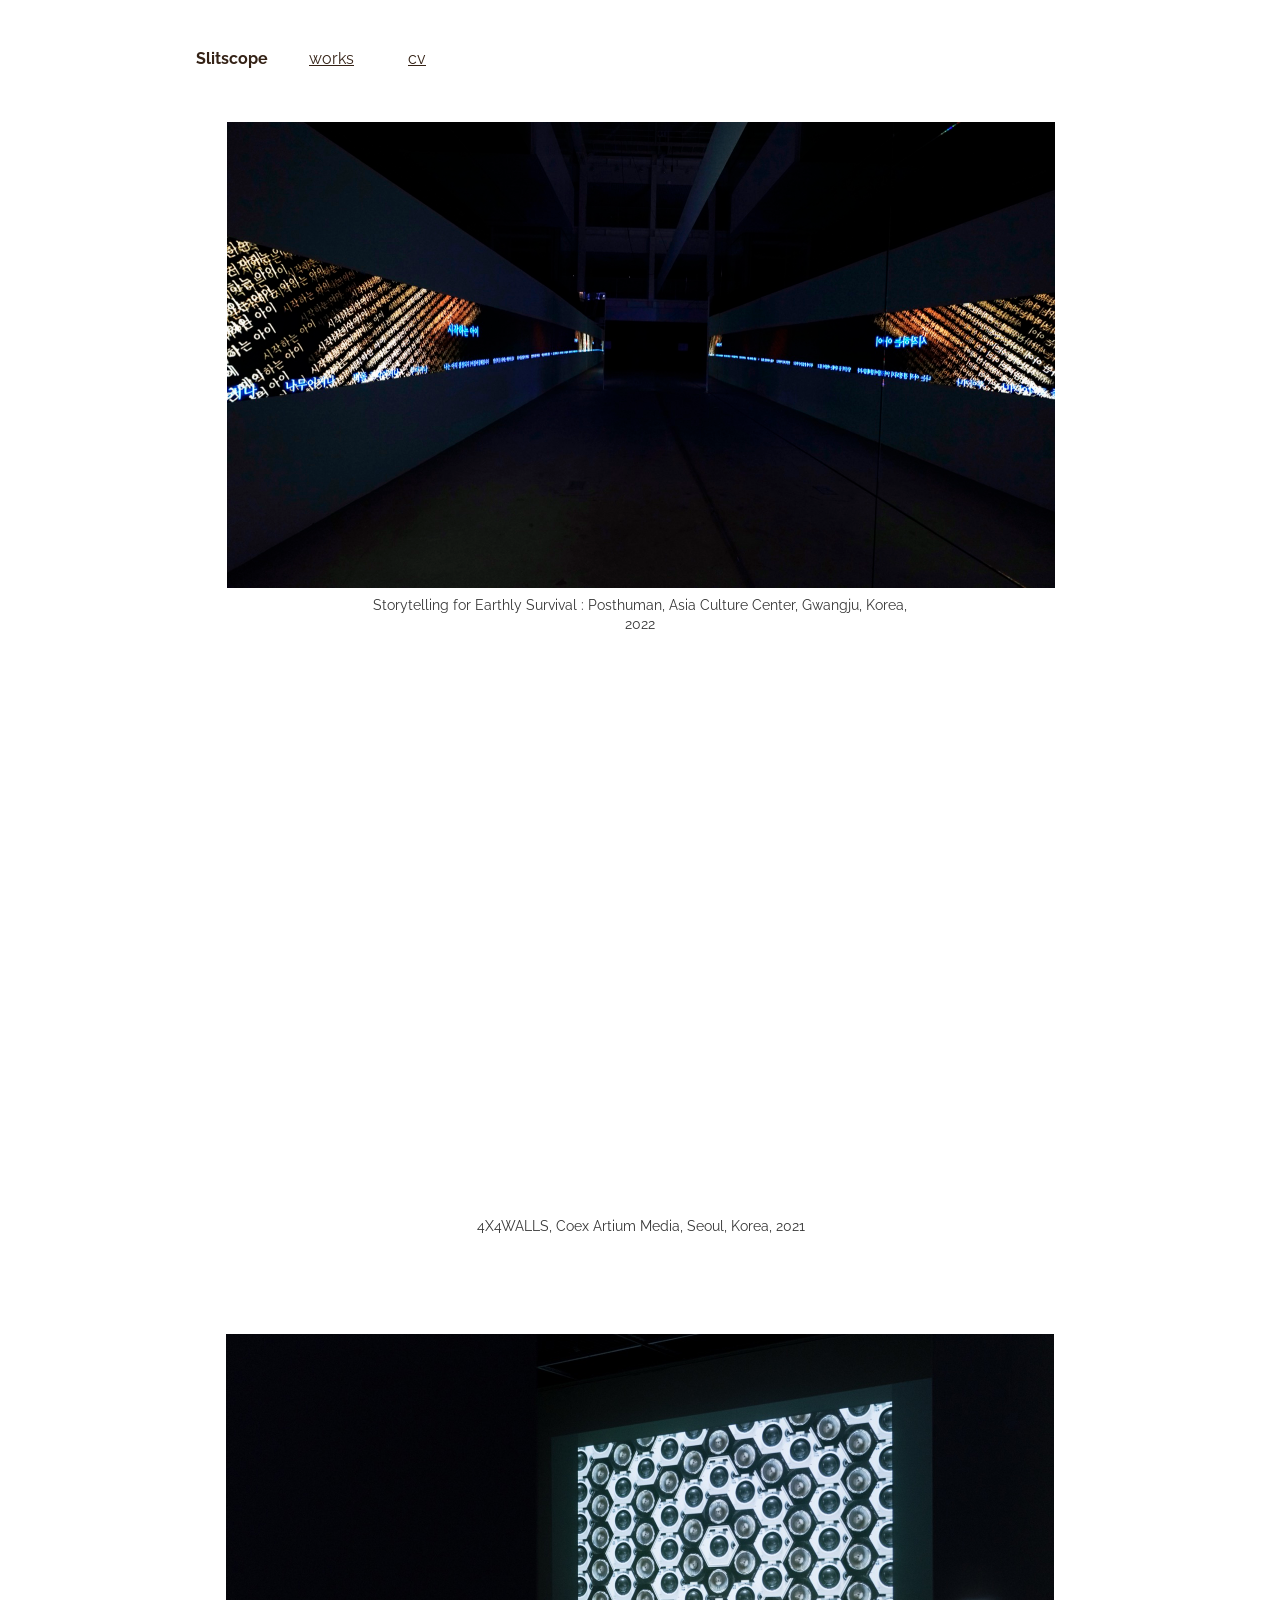
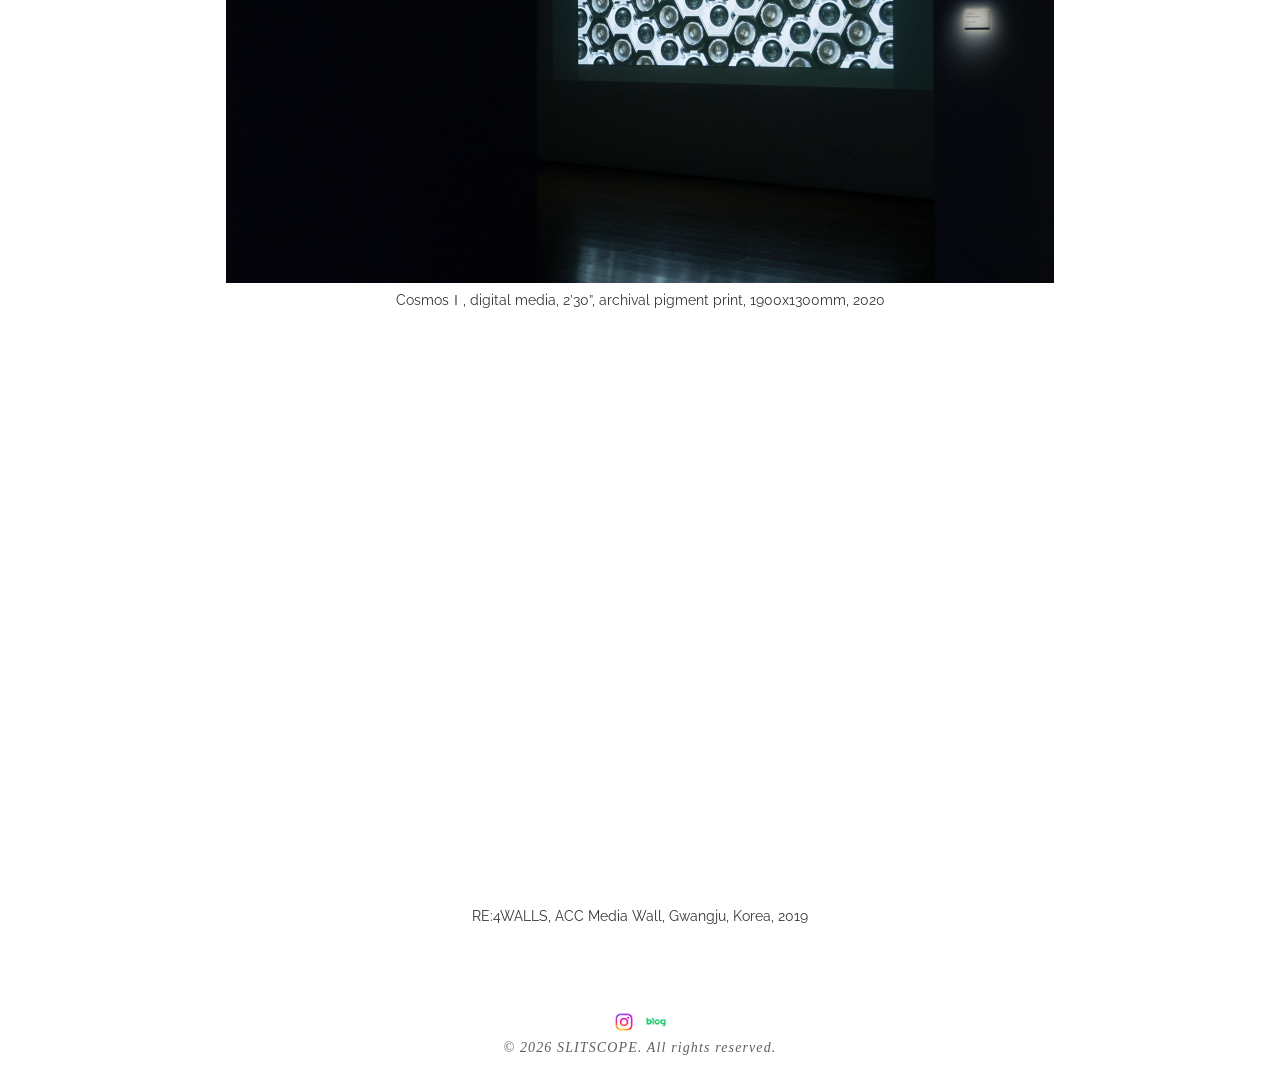
<file: index.html>
<!DOCTYPE html>
<html lang="ko">
<head>
<meta charset="utf-8"/>
<meta name="viewport" content="width=device-width, initial-scale=1"/>
<title>Slitscope</title>
<meta property="og:title" content="Slitscope"/>
<meta property="og:type" content="website"/>
<meta property="og:url" content="https://www.slitscope.com/"/>
<link rel="icon" type="image/png" href="/assets/images/favicon.png"/>
<link rel="preconnect" href="https://fonts.googleapis.com"/>
<link rel="preconnect" href="https://fonts.gstatic.com" crossorigin/>
<link href="https://fonts.googleapis.com/css2?family=Raleway:ital,wght@0,400;0,600;0,700;1,400&display=swap" rel="stylesheet"/>
<link rel="stylesheet" href="/assets/css/style.css"/>
</head>
<body>
<main class="page">
<div class="mesh" style="grid-template-rows:repeat(11, min-content) 1fr">
<div class="rt nav-row c-home-1"><p style="font-size:16px; line-height:1.8em;"><span style="font-weight:bold;"><span style="color:#342216;"><span style="letter-spacing:normal;"><span style="font-size:16px;">Slitscope</span></span></span></span></p></div>
<div class="rt nav-row c-home-2"><p style="font-size:16px; line-height:1.8em;"><a href="/works/"><span style="color:#342216;"><span style="text-decoration:underline;"><span style="letter-spacing:normal;"><span style="font-size:16px;">works</span></span></span></span></a></p></div>
<div class="rt nav-row c-home-3"><p style="font-size:16px; line-height:1.8em;"><a href="/cv/"><span style="color:#342216;"><span style="text-decoration:underline;"><span style="letter-spacing:normal;"><span style="font-size:16px;">cv</span></span></span></span></a></p></div>
<figure class="ph c-home-4"><a href="/poemtravel/"><img src="/assets/images/6d5435_099528136b7a4229a8291de17e7a1164.jpg" alt="Poemtravel" loading="lazy"/></a></figure>
<div class="rt c-home-5"><p style="font-size:14px; line-height:1.4em; text-align:center;"><span style="font-size:14px;">Storytelling for Earthly Survival : Posthuman, Asia Culture Center, Gwangju, Korea, 2022</span></p></div>
<div class="vid c-home-6"><iframe src="https://www.youtube.com/embed/dgQVxy7A1ic?rel=0&start=21" title="video" frameborder="0" allow="accelerometer; autoplay; clipboard-write; encrypted-media; gyroscope; picture-in-picture" allowfullscreen loading="lazy"></iframe></div>
<div class="rt c-home-7"><p style="font-size:14px; line-height:1.4em; text-align:center;"><span style="font-size:14px;">4X4WALLS, Coex Artium Media, Seoul, Korea, 2021</span></p></div>
<figure class="ph c-home-8"><a href="/madi/"><img src="/assets/images/6d5435_cde1d2d9e6164218bf2c984f39cc3556.jpg" alt="Cosmos Ⅰ" loading="lazy"/></a></figure>
<div class="rt c-home-9"><p style="font-size:14px; line-height:1.4em; text-align:center;"><span style="font-size:14px;">CosmosⅠ, digital media, 2&rsquo;30&rdquo;, archival pigment print, 1900x1300mm, 2020</span></p></div>
<div class="vid c-home-10"><iframe src="https://www.youtube.com/embed/hexYL1v_4OM?rel=0&start=11" title="video" frameborder="0" allow="accelerometer; autoplay; clipboard-write; encrypted-media; gyroscope; picture-in-picture" allowfullscreen loading="lazy"></iframe></div>
<div class="rt c-home-11"><p style="font-size:14px; line-height:1.4em; text-align:center;"><span style="font-size:14px;">RE:4WALLS, ACC Media Wall, Gwangju, Korea, 2019</span></p></div>
<div class="wedge" style="grid-area:1/1/5/2;height:745px"></div>
<div class="wedge" style="grid-area:1/1/8/2;height:1334px"></div>
<div class="wedge" style="grid-area:1/1/11/2;height:2032px"></div>
</div>
</main>
<footer class="site-footer">
  <div class="social">
    <a href="https://www.instagram.com/slitscope" target="_blank" rel="noopener" aria-label="Instagram"><img src="/assets/images/11062b_55e4be1e75564866b6c28290f9a9d271.png" alt="Instagram" width="22" height="22"/></a>
    <a href="https://m.blog.naver.com/slitscope" target="_blank" rel="noopener" aria-label="Naver Blog"><img src="/assets/images/6d5435_58dfb20e326d48df84e0c352705614c5.png" alt="Naver Blog" width="22" height="22"/></a>
  </div>
  <p class="copyright">© 2026 SLITSCOPE. All rights reserved.</p>
</footer>
</body>
</html>
</file>
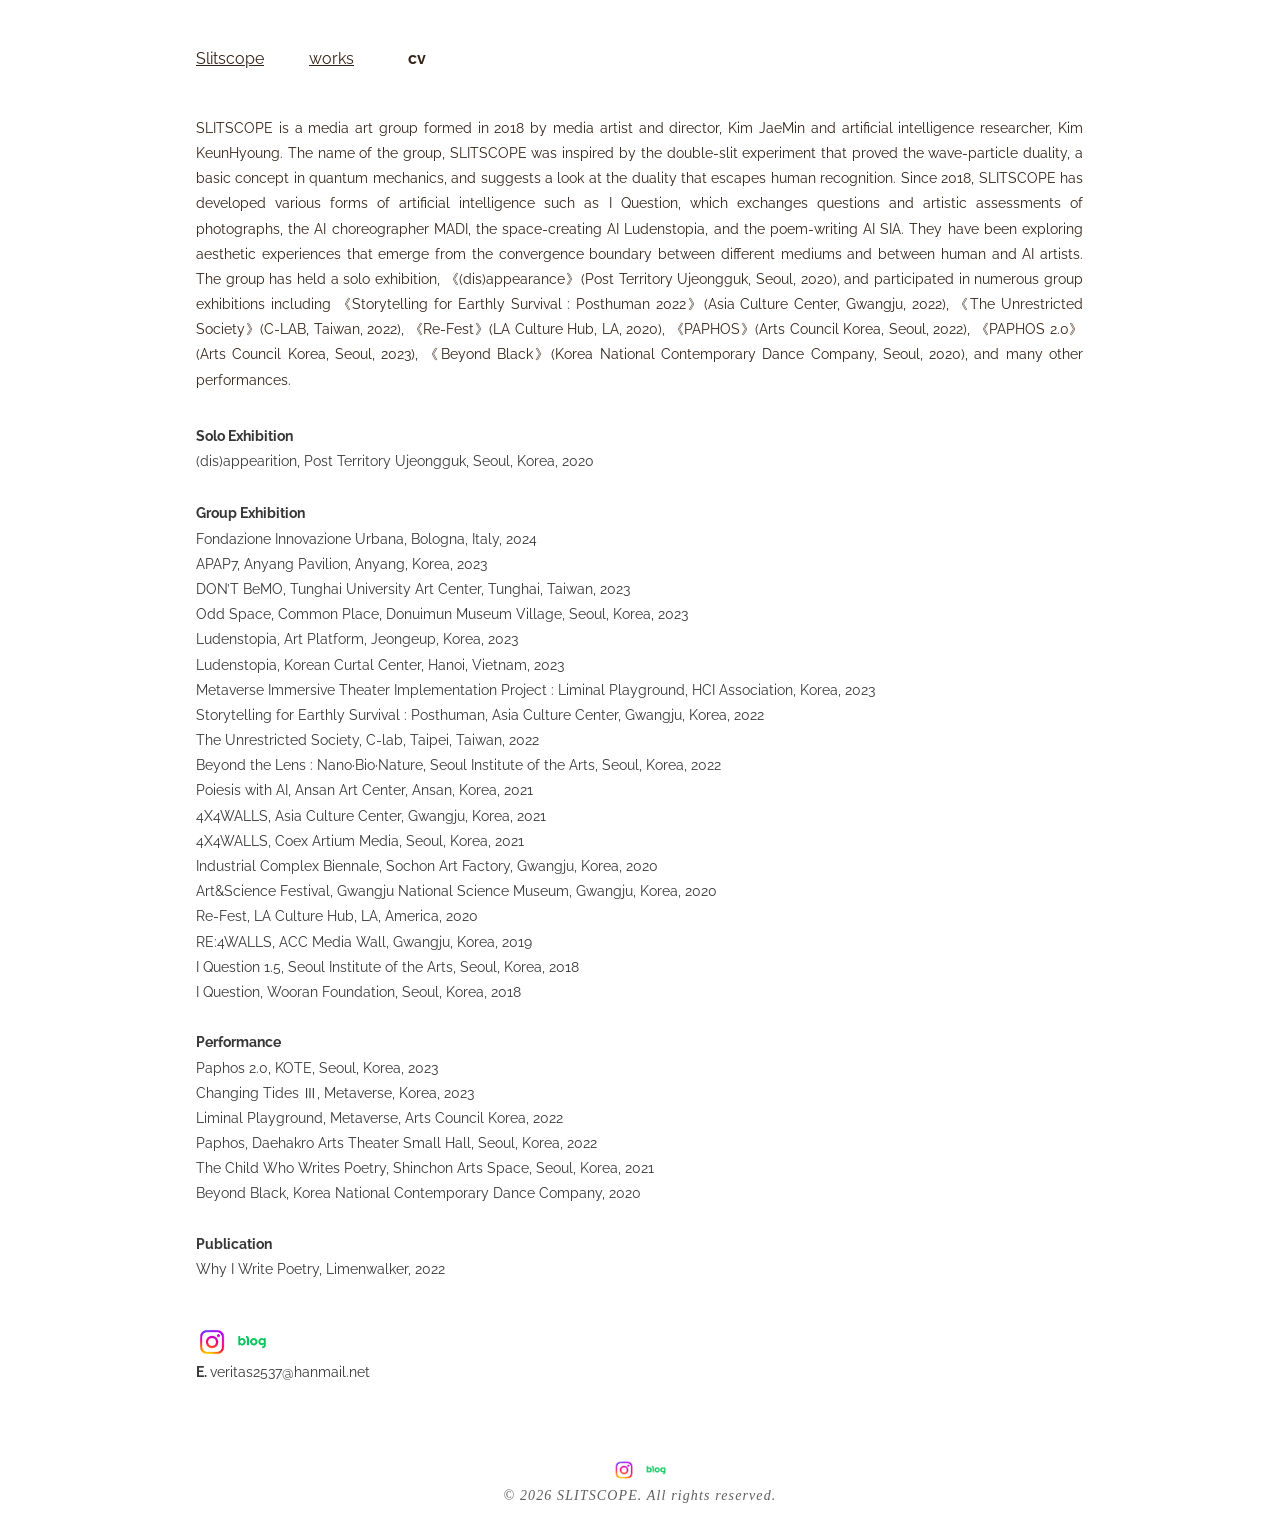
<file: cv/index.html>
<!DOCTYPE html>
<html lang="ko">
<head>
<meta charset="utf-8"/>
<meta name="viewport" content="width=device-width, initial-scale=1"/>
<title>cv | slitscope</title>
<meta property="og:title" content="cv | slitscope"/>
<meta property="og:type" content="website"/>
<meta property="og:url" content="https://www.slitscope.com/cv/"/>
<link rel="icon" type="image/png" href="/assets/images/favicon.png"/>
<link rel="preconnect" href="https://fonts.googleapis.com"/>
<link rel="preconnect" href="https://fonts.gstatic.com" crossorigin/>
<link href="https://fonts.googleapis.com/css2?family=Raleway:ital,wght@0,400;0,600;0,700;1,400&display=swap" rel="stylesheet"/>
<link rel="stylesheet" href="/assets/css/style.css"/>
</head>
<body>
<main class="page">
<div class="mesh" style="grid-template-rows:repeat(4, min-content) 1fr">
<div class="rt nav-row c-cv-1"><p style="font-size:16px; line-height:1.8em;"><a href="/"><span style="color:#342216;"><span style="text-decoration:underline;"><span style="letter-spacing:normal;"><span style="font-size:16px;">Slitscope</span></span></span></span></a></p></div>
<div class="rt nav-row c-cv-2"><p style="font-size:16px; line-height:1.8em;"><a href="/works/"><span style="color:#342216;"><span style="text-decoration:underline;"><span style="letter-spacing:normal;"><span style="font-size:16px;">works</span></span></span></span></a></p></div>
<div class="rt nav-row c-cv-3"><p style="font-size:16px; line-height:1.8em;"><span style="font-weight:bold;"><span style="color:#342216;"><span style="letter-spacing:normal;"><span style="font-size:16px;">cv</span></span></span></span></p></div>
<div class="rt c-cv-4"><p style="font-size:14px; line-height:1.8em; text-align:justify;"><span style="font-size:14px;"><span style="color:#342216;"><span style="letter-spacing:normal;">SLITSCOPE is a media art group formed in 2018 by media artist and director, Kim JaeMin and artificial intelligence researcher, Kim KeunHyoung. The name of the group, SLITSCOPE was inspired by the double-slit experiment that proved the wave-particle duality, a basic concept in quantum mechanics, and suggests a look at the duality that escapes human recognition. Since 2018, SLITSCOPE has developed various forms of artificial intelligence such as I Question, which exchanges questions and artistic assessments of photographs, the AI choreographer MADI, the space-creating AI Ludenstopia, and the poem-writing AI SIA. They have been exploring aesthetic experiences that emerge from the convergence boundary between different mediums and between human and AI artists. The group has held a solo exhibition, 《(dis)appearance》(Post Territory Ujeongguk, Seoul, 2020), and participated in numerous group exhibitions including 《Storytelling for Earthly Survival : Posthuman 2022》(Asia Culture Center, Gwangju, 2022), 《The Unrestricted Society》(C-LAB, Taiwan, 2022), 《Re-Fest》(LA Culture Hub, LA, 2020), 《PAPHOS》(Arts Council Korea, Seoul, 2022), 《PAPHOS 2.0》(Arts Council Korea, Seoul, 2023), 《Beyond Black》(Korea National Contemporary Dance Company, Seoul, 2020), and many other performances.&nbsp;</span></span></span></p></div>
<div class="rt c-cv-5"><p style="font-size:14px; line-height:1.8em;"><span style="font-weight:bold;"><span style="font-size:14px;">Solo Exhibition</span></span></p>

<p style="font-size:14px; line-height:1.8em;"><span style="font-size:14px;">(dis)appearition, Post Territory Ujeongguk, Seoul, Korea, 2020</span></p>

<p style="font-size:14px; line-height:1.8em;"><span style="font-size:20px;"><span>​</span></span></p>

<p style="font-size:14px; line-height:1.8em;"><span style="font-weight:bold;"><span style="font-size:14px;">Group Exhibition</span></span></p>

<p style="font-size:14px; line-height:1.8em;"><span style="font-size:14px;">Fondazione Innovazione Urbana, Bologna, Italy, 2024</span></p>

<p style="font-size:14px; line-height:1.8em;"><span style="font-size:14px;">APAP7, Anyang Pavilion, Anyang, Korea, 2023</span></p>

<p style="font-size:14px; line-height:1.8em;"><span style="font-size:14px;">DON&rsquo;T BeMO, Tunghai University Art Center, Tunghai, Taiwan, 2023</span></p>

<p style="font-size:14px; line-height:1.8em;"><span style="font-size:14px;">Odd Space, Common Place, Donuimun Museum Village, Seoul, Korea, 2023</span></p>

<p style="font-size:14px; line-height:1.8em;"><span style="font-size:14px;">Ludenstopia, Art Platform, Jeongeup, Korea, 2023</span></p>

<p style="font-size:14px; line-height:1.8em;"><span style="font-size:14px;">Ludenstopia, Korean Curtal Center, Hanoi, Vietnam, 2023</span></p>

<p style="font-size:14px; line-height:1.8em;"><span style="font-size:14px;">Metaverse Immersive Theater Implementation Project : Liminal Playground, HCI Association, Korea, 2023</span></p>

<p style="font-size:14px; line-height:1.8em;"><span style="font-size:14px;">Storytelling for Earthly Survival : Posthuman, Asia Culture Center, Gwangju, Korea, 2022</span></p>

<p style="font-size:14px; line-height:1.8em;"><span style="font-size:14px;">The Unrestricted Society, C-lab, Taipei, Taiwan, 2022</span></p>

<p style="font-size:14px; line-height:1.8em;"><span style="font-size:14px;">Beyond the Lens : Nano&middot;Bio&middot;Nature, Seoul Institute of the Arts, Seoul, Korea, 2022</span></p>

<p style="font-size:14px; line-height:1.8em;"><span style="font-size:14px;">Poiesis with AI, Ansan Art Center, Ansan, Korea, 2021</span></p>

<p style="font-size:14px; line-height:1.8em;"><span style="font-size:14px;">4X4WALLS, Asia Culture Center, Gwangju, Korea, 2021</span></p>

<p style="font-size:14px; line-height:1.8em;"><span style="font-size:14px;">4X4WALLS, Coex Artium Media, Seoul, Korea, 2021</span></p>

<p style="font-size:14px; line-height:1.8em;"><span style="font-size:14px;">Industrial Complex Biennale, Sochon Art Factory, Gwangju, Korea, 2020</span></p>

<p style="font-size:14px; line-height:1.8em;"><span style="font-size:14px;">Art&amp;Science Festival, Gwangju National Science Museum, Gwangju, Korea, 2020</span></p>

<p style="font-size:14px; line-height:1.8em;"><span style="font-size:14px;">Re-Fest, LA Culture Hub, LA, America, 2020</span></p>

<p style="font-size:14px; line-height:1.8em;"><span style="font-size:14px;">RE:4WALLS, ACC Media Wall, Gwangju, Korea, 2019</span></p>

<p style="font-size:14px; line-height:1.8em;"><span style="font-size:14px;">I Question 1.5, Seoul Institute of the Arts, Seoul, Korea, 2018</span></p>

<p style="font-size:14px; line-height:1.8em;"><span style="font-size:14px;">I Question, Wooran Foundation, Seoul, Korea, 2018</span></p>

<p style="font-size:14px; line-height:1.8em;">&nbsp;</p>

<p style="font-size:14px; line-height:1.8em;"><span style="font-weight:bold;"><span style="font-size:14px;">Performance</span></span></p>

<p style="font-size:14px; line-height:1.8em;"><span style="font-size:14px;">Paphos 2.0, KOTE, Seoul, Korea, 2023</span></p>

<p style="font-size:14px; line-height:1.8em;"><span style="font-size:14px;">Changing Tides Ⅲ, Metaverse, Korea, 2023</span></p>

<p style="font-size:14px; line-height:1.8em;"><span style="font-size:14px;">Liminal Playground, Metaverse, Arts Council Korea, 2022</span></p>

<p style="font-size:14px; line-height:1.8em;"><span style="font-size:14px;">Paphos, Daehakro Arts Theater Small Hall, Seoul, Korea, 2022</span></p>

<p style="font-size:14px; line-height:1.8em;"><span style="font-size:14px;">The Child Who Writes Poetry, Shinchon Arts Space, Seoul, Korea, 2021</span></p>

<p style="font-size:14px; line-height:1.8em;"><span style="font-size:14px;">Beyond Black, Korea National Contemporary Dance Company, 2020</span></p>

<p style="font-size:14px; line-height:1.8em;">&nbsp;</p>

<p style="font-size:14px; line-height:1.8em;"><span style="font-weight:bold;"><span style="font-size:14px;">Publication</span></span></p>

<p style="font-size:14px; line-height:1.8em;"><span style="font-size:14px;">Why I Write Poetry, Limenwalker, 2022</span></p></div>
<div class="linkbar c-cv-6">
<a href="https://www.instagram.com/slitscope" target="_blank" rel="noopener" aria-label="Instagram"><img src="/assets/images/11062b_55e4be1e75564866b6c28290f9a9d271.png" alt="Instagram" width="32" height="32"/></a>
<a href="https://m.blog.naver.com/slitscope" target="_blank" rel="noopener" aria-label="Naver Blog"><img src="/assets/images/6d5435_58dfb20e326d48df84e0c352705614c5.png" alt="Naver Blog" width="32" height="32"/></a>
</div>
<div class="rt c-cv-7"><p style="font-size:14px;"><span style="font-size:14px;"><span style="letter-spacing:0em;"><span style="font-weight:bold;">E. </span><a href="mailto:veritas2537@hanmail.net">veritas2537@hanmail.net</a></span></span></p></div>
</div>
</main>
<footer class="site-footer">
  <div class="social">
    <a href="https://www.instagram.com/slitscope" target="_blank" rel="noopener" aria-label="Instagram"><img src="/assets/images/11062b_55e4be1e75564866b6c28290f9a9d271.png" alt="Instagram" width="22" height="22"/></a>
    <a href="https://m.blog.naver.com/slitscope" target="_blank" rel="noopener" aria-label="Naver Blog"><img src="/assets/images/6d5435_58dfb20e326d48df84e0c352705614c5.png" alt="Naver Blog" width="22" height="22"/></a>
  </div>
  <p class="copyright">© 2026 SLITSCOPE. All rights reserved.</p>
</footer>
</body>
</html>
</file>
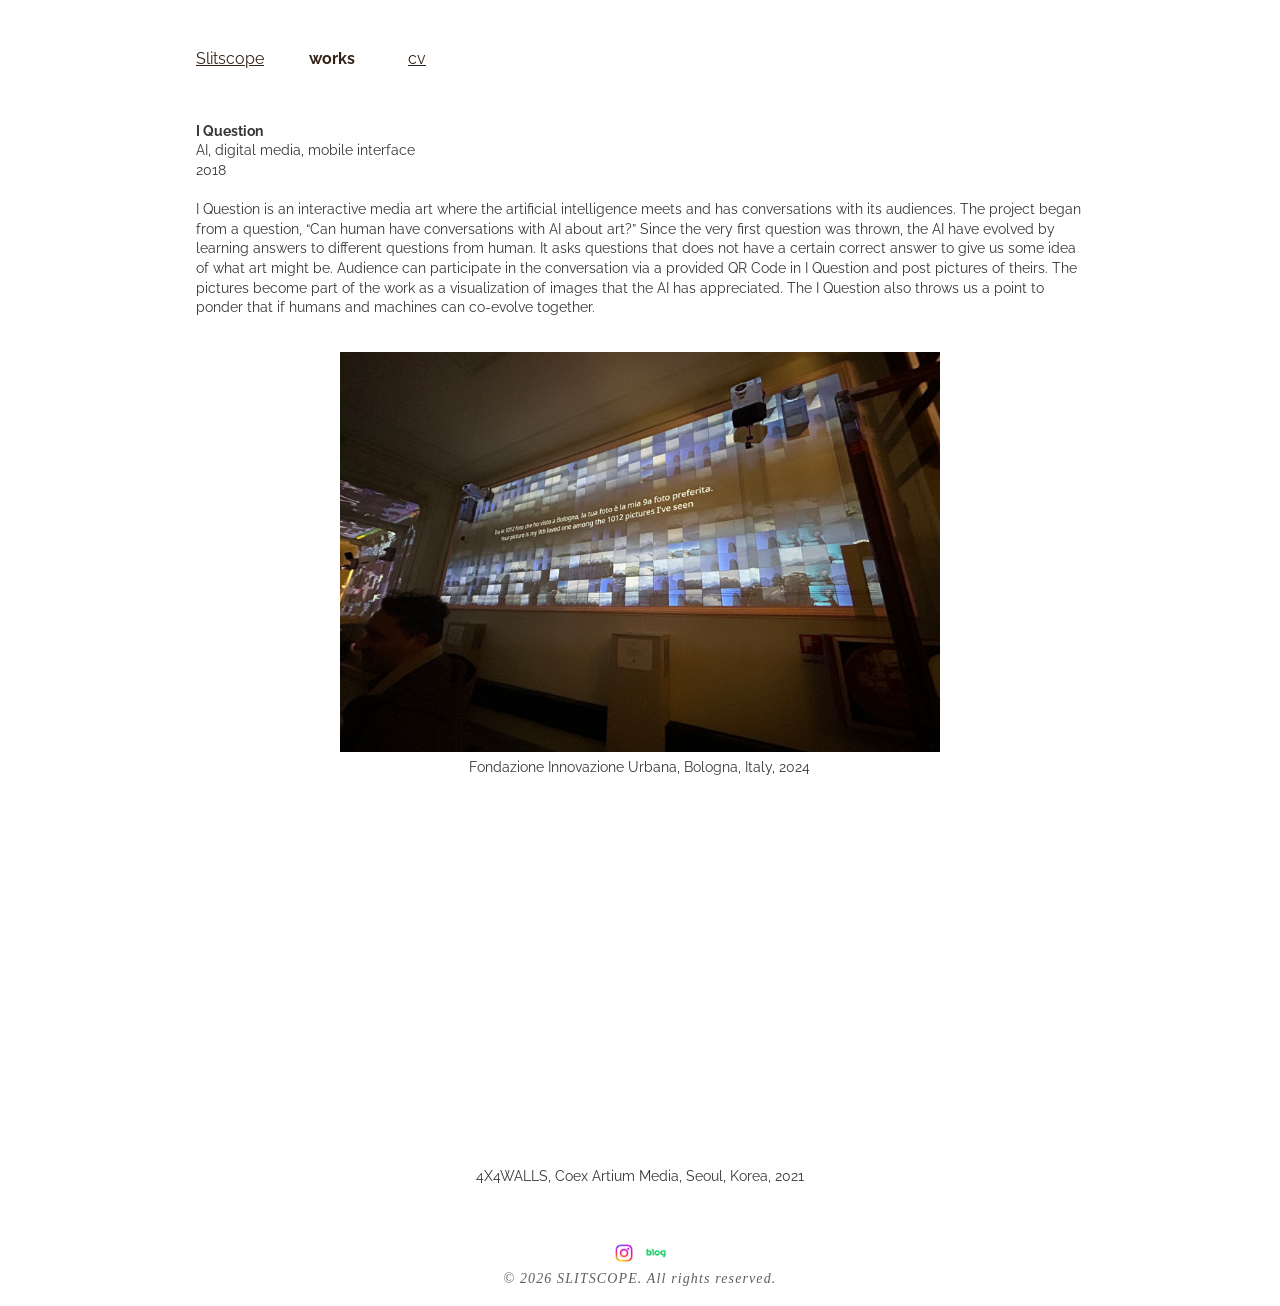
<file: iquestion/index.html>
<!DOCTYPE html>
<html lang="ko">
<head>
<meta charset="utf-8"/>
<meta name="viewport" content="width=device-width, initial-scale=1"/>
<title>I Question | slitscope</title>
<meta property="og:title" content="I Question | slitscope"/>
<meta property="og:type" content="website"/>
<meta property="og:url" content="https://www.slitscope.com/iquestion/"/>
<link rel="icon" type="image/png" href="/assets/images/favicon.png"/>
<link rel="preconnect" href="https://fonts.googleapis.com"/>
<link rel="preconnect" href="https://fonts.gstatic.com" crossorigin/>
<link href="https://fonts.googleapis.com/css2?family=Raleway:ital,wght@0,400;0,600;0,700;1,400&display=swap" rel="stylesheet"/>
<link rel="stylesheet" href="/assets/css/style.css"/>
</head>
<body>
<main class="page">
<div class="mesh" style="grid-template-rows:repeat(5, min-content) 1fr">
<div class="rt nav-row c-iquestion-1"><p style="font-size:16px; line-height:1.8em;"><a href="/"><span style="color:#342216;"><span style="text-decoration:underline;"><span style="letter-spacing:normal;"><span style="font-size:16px;">Slitscope</span></span></span></span></a></p></div>
<div class="rt nav-row c-iquestion-2"><p style="font-size:16px; line-height:1.8em;"><span style="font-weight:bold;"><a href="/works/"><span style="color:#342216;"><span style="letter-spacing:normal;"><span style="font-size:16px;">works</span></span></span></a></span></p></div>
<div class="rt nav-row c-iquestion-3"><p style="font-size:16px; line-height:1.8em;"><a href="/cv/"><span style="color:#342216;"><span style="text-decoration:underline;"><span style="letter-spacing:normal;"><span style="font-size:16px;">cv</span></span></span></span></a></p></div>
<div class="rt c-iquestion-4"><p style="font-size:14px;"><span style="font-weight:bold;"><span style="font-size:14px;">I Question</span></span></p>

<p style="font-size:14px;"><span style="font-size:14px;">AI, digital media, mobile interface</span></p>

<p style="font-size:14px;"><span style="font-size:14px;">2018</span></p>

<p style="font-size:14px;"><span style="font-size:14px;"><span>​</span></span></p>

<p style="font-size:14px;"><span style="font-size:14px;">I Question is an interactive media art where the artificial intelligence meets and has conversations with its audiences. The project began from a question, &ldquo;Can human have conversations with AI about art?&rdquo; Since the very first question was thrown, the AI have evolved by learning answers to different questions from human. It asks questions that does not have a certain correct answer to give us some idea of what art might be. Audience can participate in the conversation via a provided QR Code in I Question and post pictures of theirs. The pictures become part of the work as a visualization of images that the AI has appreciated. The I Question also throws us a point to ponder that if humans and machines can co-evolve together.</span></p></div>
<figure class="ph c-iquestion-5"><img src="/assets/images/6d5435_9dea69a536c644b5863f2b587946a053.png" alt="I Question 8.0.HEIC" loading="lazy"/></figure>
<div class="rt c-iquestion-6"><p style="font-size:14px; line-height:1.4em; text-align:center;"><span style="font-size:14px;">Fondazione Innovazione Urbana, Bologna, Italy, 2024</span></p></div>
<div class="vid c-iquestion-7"><iframe src="https://www.youtube.com/embed/hexYL1v_4OM?rel=0&start=11" title="video" frameborder="0" allow="accelerometer; autoplay; clipboard-write; encrypted-media; gyroscope; picture-in-picture" allowfullscreen loading="lazy"></iframe></div>
<div class="rt c-iquestion-8"><p style="font-size:14px; line-height:1.4em; text-align:center;"><span style="font-size:14px;">4X4WALLS, Coex Artium Media, Seoul, Korea, 2021</span></p></div>
</div>
</main>
<footer class="site-footer">
  <div class="social">
    <a href="https://www.instagram.com/slitscope" target="_blank" rel="noopener" aria-label="Instagram"><img src="/assets/images/11062b_55e4be1e75564866b6c28290f9a9d271.png" alt="Instagram" width="22" height="22"/></a>
    <a href="https://m.blog.naver.com/slitscope" target="_blank" rel="noopener" aria-label="Naver Blog"><img src="/assets/images/6d5435_58dfb20e326d48df84e0c352705614c5.png" alt="Naver Blog" width="22" height="22"/></a>
  </div>
  <p class="copyright">© 2026 SLITSCOPE. All rights reserved.</p>
</footer>
</body>
</html>
</file>
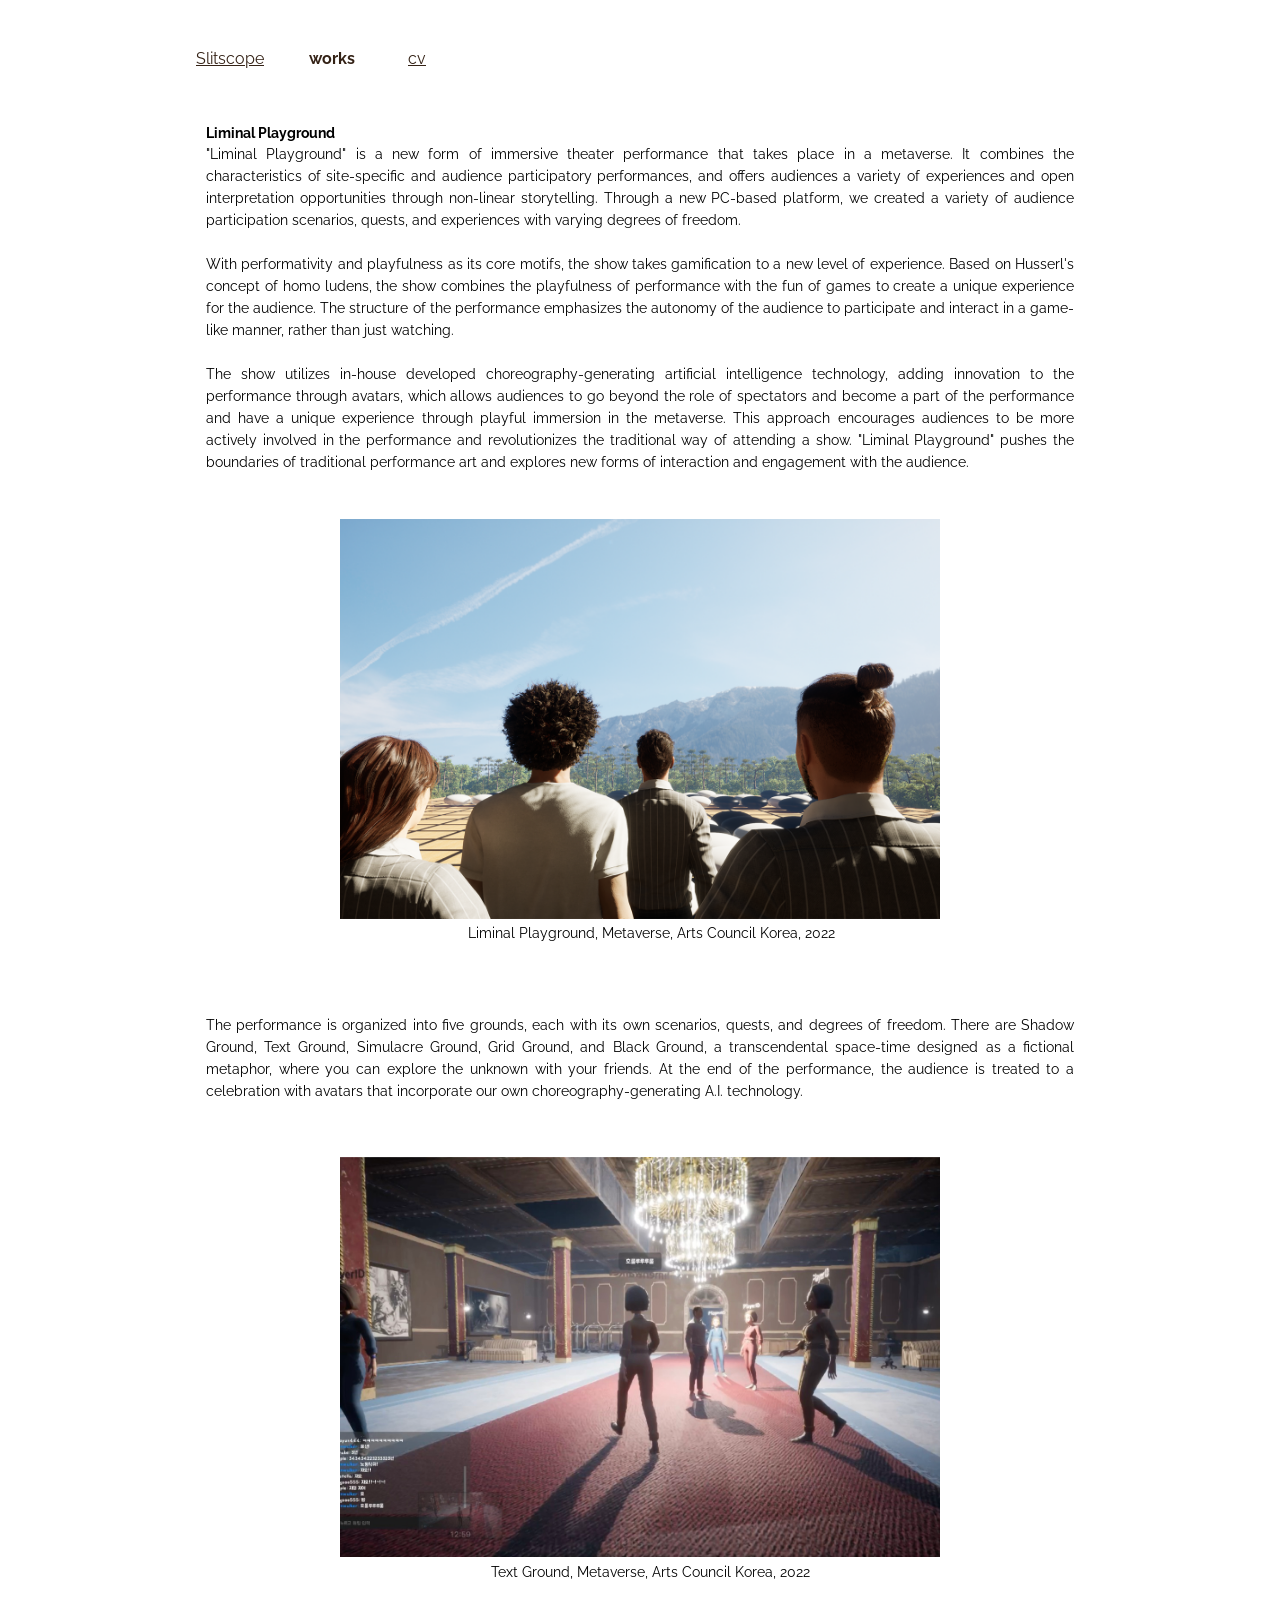
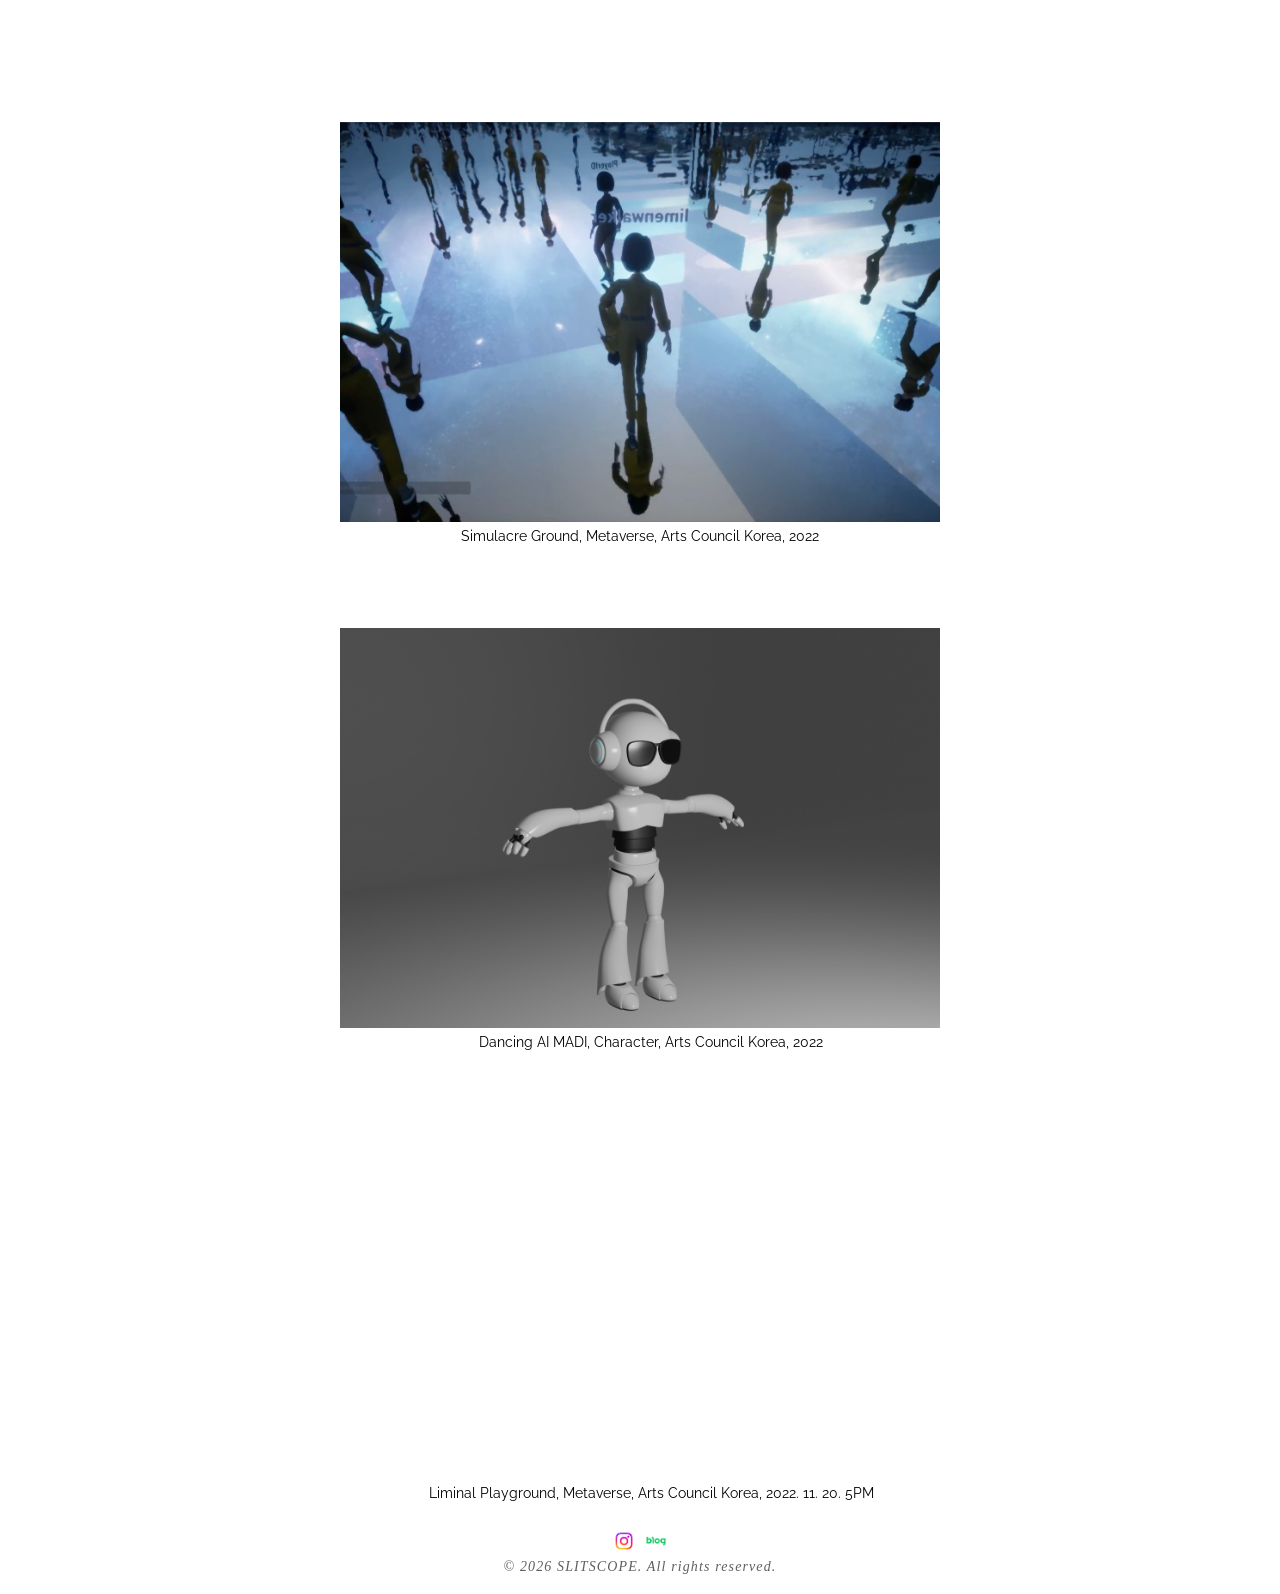
<file: liminalplayground/index.html>
<!DOCTYPE html>
<html lang="ko">
<head>
<meta charset="utf-8"/>
<meta name="viewport" content="width=device-width, initial-scale=1"/>
<title>Liminal Playground | slitscope</title>
<meta property="og:title" content="Liminal Playground | slitscope"/>
<meta property="og:type" content="website"/>
<meta property="og:url" content="https://www.slitscope.com/liminalplayground/"/>
<link rel="icon" type="image/png" href="/assets/images/favicon.png"/>
<link rel="preconnect" href="https://fonts.googleapis.com"/>
<link rel="preconnect" href="https://fonts.gstatic.com" crossorigin/>
<link href="https://fonts.googleapis.com/css2?family=Raleway:ital,wght@0,400;0,600;0,700;1,400&display=swap" rel="stylesheet"/>
<link rel="stylesheet" href="/assets/css/style.css"/>
</head>
<body>
<main class="page">
<div class="mesh" style="grid-template-rows:repeat(16, min-content) 1fr">
<div class="rt nav-row c-liminalplayground-1"><p style="font-size:16px; line-height:1.8em;"><a href="/"><span style="color:#342216;"><span style="text-decoration:underline;"><span style="letter-spacing:normal;"><span style="font-size:16px;">Slitscope</span></span></span></span></a></p></div>
<div class="rt nav-row c-liminalplayground-2"><p style="font-size:16px; line-height:1.8em;"><span style="font-weight:bold;"><a href="/works/"><span style="color:#342216;"><span style="letter-spacing:normal;"><span style="font-size:16px;">works</span></span></span></a></span></p></div>
<div class="rt nav-row c-liminalplayground-3"><p style="font-size:16px; line-height:1.8em;"><a href="/cv/"><span style="color:#342216;"><span style="text-decoration:underline;"><span style="letter-spacing:normal;"><span style="font-size:16px;">cv</span></span></span></span></a></p></div>
<div class="rt c-liminalplayground-4"><p style="font-size:14px; line-height:1.4em;"><span style="font-size:15px;"><span style="font-family:&quot;courier new&quot;;"><span style="font-weight:normal;"><span style="font-style:normal;"><span style="font-variant:normal;"><span style="color:rgb(0, 0, 0);"><span style="letter-spacing:0em;"><span style="font-weight:bold;"><span style="font-size:14px;"><span style="font-family:raleway,sans-serif;">Liminal Playground</span></span></span></span></span></span></span></span></span></span></p></div>
<div class="rt c-liminalplayground-5"><p style="font-size:14px; line-height:1.5em; text-align:justify;"><span style="font-size:15px;"><span style="font-family:&quot;courier new&quot;;"><span style="font-weight:normal;"><span style="font-style:normal;"><span style="font-variant:normal;"><span style="color:rgb(0, 0, 0);"><span style="letter-spacing:0em;"><span style="font-size:14px;"><span style="font-family:raleway,sans-serif;">"Liminal Playground" is a new form of immersive theater performance that takes place in a metaverse. It combines the characteristics of site-specific and audience participatory performances, and offers audiences a variety of experiences and open interpretation opportunities through non-linear storytelling. Through a new PC-based platform, we created a variety of audience participation scenarios, quests, and experiences with varying degrees of freedom.</span></span></span></span></span></span></span></span></span></p>

<p style="font-size:14px; line-height:1.5em; text-align:justify;"><span style="font-size:15px;"><span style="font-family:&quot;courier new&quot;;"><span style="font-weight:normal;"><span style="font-style:normal;"><span style="font-variant:normal;"><span style="color:rgb(0, 0, 0);"><span style="letter-spacing:0em;">&nbsp;</span></span></span></span></span></span></span></p>

<p style="font-size:14px; line-height:1.5em; text-align:justify;"><span style="font-size:15px;"><span style="font-family:&quot;courier new&quot;;"><span style="font-weight:normal;"><span style="font-style:normal;"><span style="font-variant:normal;"><span style="color:rgb(0, 0, 0);"><span style="letter-spacing:0em;"><span style="font-size:14px;"><span style="font-family:raleway,sans-serif;">With performativity and playfulness as its core motifs, the show takes gamification to a new level of experience. Based on Husserl's concept of homo ludens, the show combines the playfulness of performance with the fun of games to create a unique experience for the audience. The structure of the performance emphasizes the autonomy of the audience to participate and interact in a game-like manner, rather than just watching.</span></span></span></span></span></span></span></span></span></p>

<p style="font-size:14px; line-height:1.5em; text-align:justify;"><span style="font-size:15px;"><span style="font-family:&quot;courier new&quot;;"><span style="font-weight:normal;"><span style="font-style:normal;"><span style="font-variant:normal;"><span style="color:rgb(0, 0, 0);"><span style="letter-spacing:0em;">&nbsp;</span></span></span></span></span></span></span></p>

<p style="font-size:14px; line-height:1.5em; text-align:justify;"><span style="font-size:15px;"><span style="font-family:&quot;courier new&quot;;"><span style="font-weight:normal;"><span style="font-style:normal;"><span style="font-variant:normal;"><span style="color:rgb(0, 0, 0);"><span style="letter-spacing:0em;"><span style="font-size:14px;"><span style="font-family:raleway,sans-serif;">The show utilizes in-house developed choreography-generating artificial intelligence technology, adding innovation to the performance through avatars, which allows audiences to go beyond the role of spectators and become a part of the performance and have a unique experience through playful immersion in the metaverse. This approach encourages audiences to be more actively involved in the performance and revolutionizes the traditional way of attending a show. "Liminal Playground" pushes the boundaries of traditional performance art and explores new forms of interaction and engagement with the audience.</span></span></span></span></span></span></span></span></span></p></div>
<figure class="ph c-liminalplayground-6"><img src="/assets/images/6d5435_22c90340e8084ccc91213c338cb0d40e.png" alt="01_전체_s.png" loading="lazy"/></figure>
<div class="rt c-liminalplayground-7"><p style="font-size:14px; text-align:center; line-height:1.4em;"><span style="font-size:15px;"><span style="font-family:&quot;courier new&quot;;"><span style="font-weight:normal;"><span style="font-style:normal;"><span style="font-variant:normal;"><span style="color:rgb(0, 0, 0);"><span style="letter-spacing:0em;"><span style="font-size:14px;"><span style="font-family:raleway,sans-serif;">Liminal Playground, Metaverse, Arts Council Korea, 2022</span></span></span></span></span></span></span></span></span></p></div>
<div class="rt c-liminalplayground-8"><p style="font-size:14px; line-height:1.5em; text-align:justify;"><span style="font-size:15px;"><span style="font-family:&quot;courier new&quot;;"><span style="font-weight:normal;"><span style="font-style:normal;"><span style="font-variant:normal;"><span style="color:rgb(0, 0, 0);"><span style="letter-spacing:0em;"><span style="font-size:14px;"><span style="font-family:raleway,sans-serif;">The performance is organized into five grounds, each with its own scenarios, quests, and degrees of freedom. There are Shadow Ground, Text Ground, Simulacre Ground, Grid Ground, and Black Ground, a transcendental space-time designed as a fictional metaphor, where you can explore the unknown with your friends. At the end of the performance, the audience is treated to a celebration with avatars that incorporate our own choreography-generating A.I. technology.</span></span></span></span></span></span></span></span></span></p></div>
<figure class="ph c-liminalplayground-9"><img src="/assets/images/6d5435_abdd599e205d4bb49fff87d7330338c8.jpg" alt="리미널_221120(일) 17시 공연.mp4 - 13.00.317.jpg" loading="lazy"/></figure>
<div class="rt c-liminalplayground-10"><p style="font-size:14px; text-align:center; line-height:1.4em;"><span style="font-size:15px;"><span style="font-family:&quot;courier new&quot;;"><span style="font-weight:normal;"><span style="font-style:normal;"><span style="font-variant:normal;"><span style="color:rgb(0, 0, 0);"><span style="letter-spacing:0em;"><span style="font-size:14px;"><span style="font-family:raleway,sans-serif;">Text Ground, Metaverse, Arts Council Korea, 2022</span></span></span></span></span></span></span></span></span></p></div>
<figure class="ph c-liminalplayground-11"><img src="/assets/images/6d5435_8503e36826f749f5a47b054a98c91422.jpg" alt="리미널_221120(일) 17시 공연.mp4 - 28.47.917.jpg" loading="lazy"/></figure>
<div class="rt c-liminalplayground-12"><p style="font-size:14px; text-align:center; line-height:1.4em;"><span style="font-size:15px;"><span style="font-family:&quot;courier new&quot;;"><span style="font-weight:normal;"><span style="font-style:normal;"><span style="font-variant:normal;"><span style="color:rgb(0, 0, 0);"><span style="letter-spacing:0em;"><span style="font-size:14px;"><span style="font-family:raleway,sans-serif;">Simulacre Ground, Metaverse, Arts Council Korea, 2022</span></span></span></span></span></span></span></span></span></p></div>
<figure class="ph c-liminalplayground-13"><img src="/assets/images/6d5435_acae29288c4e4d4cb84fbd0c1865f4a2.png" alt="마디_측면.png" loading="lazy"/></figure>
<div class="rt c-liminalplayground-14"><p style="font-size:14px; text-align:center; line-height:1.4em;"><span style="font-size:15px;"><span style="font-family:&quot;courier new&quot;;"><span style="font-weight:normal;"><span style="font-style:normal;"><span style="font-variant:normal;"><span style="color:rgb(0, 0, 0);"><span style="letter-spacing:0em;"><span style="font-size:14px;"><span style="font-family:raleway,sans-serif;">Dancing AI MADI, Character, Arts Council Korea, 2022</span></span></span></span></span></span></span></span></span></p></div>
<div class="vid c-liminalplayground-15"><iframe src="https://www.youtube.com/embed/Za8IALKQR2M?rel=0&start=2555" title="video" frameborder="0" allow="accelerometer; autoplay; clipboard-write; encrypted-media; gyroscope; picture-in-picture" allowfullscreen loading="lazy"></iframe></div>
<div class="rt c-liminalplayground-16"><p style="font-size:14px; text-align:center; line-height:1.4em;"><span style="font-size:15px;"><span style="font-family:&quot;courier new&quot;;"><span style="font-weight:normal;"><span style="font-style:normal;"><span style="font-variant:normal;"><span style="color:rgb(0, 0, 0);"><span style="letter-spacing:0em;"><span style="font-size:14px;"><span style="font-family:raleway,sans-serif;">Liminal Playground, Metaverse, Arts Council Korea, 2022. 11. 20. 5PM</span></span></span></span></span></span></span></span></span></p></div>
<div class="wedge" style="grid-area:1/1/10/2;height:1722px"></div>
<div class="wedge" style="grid-area:1/1/13/2;height:2228px"></div>
<div class="wedge" style="grid-area:1/1/16/2;height:2743px"></div>
</div>
</main>
<footer class="site-footer">
  <div class="social">
    <a href="https://www.instagram.com/slitscope" target="_blank" rel="noopener" aria-label="Instagram"><img src="/assets/images/11062b_55e4be1e75564866b6c28290f9a9d271.png" alt="Instagram" width="22" height="22"/></a>
    <a href="https://m.blog.naver.com/slitscope" target="_blank" rel="noopener" aria-label="Naver Blog"><img src="/assets/images/6d5435_58dfb20e326d48df84e0c352705614c5.png" alt="Naver Blog" width="22" height="22"/></a>
  </div>
  <p class="copyright">© 2026 SLITSCOPE. All rights reserved.</p>
</footer>
</body>
</html>
</file>
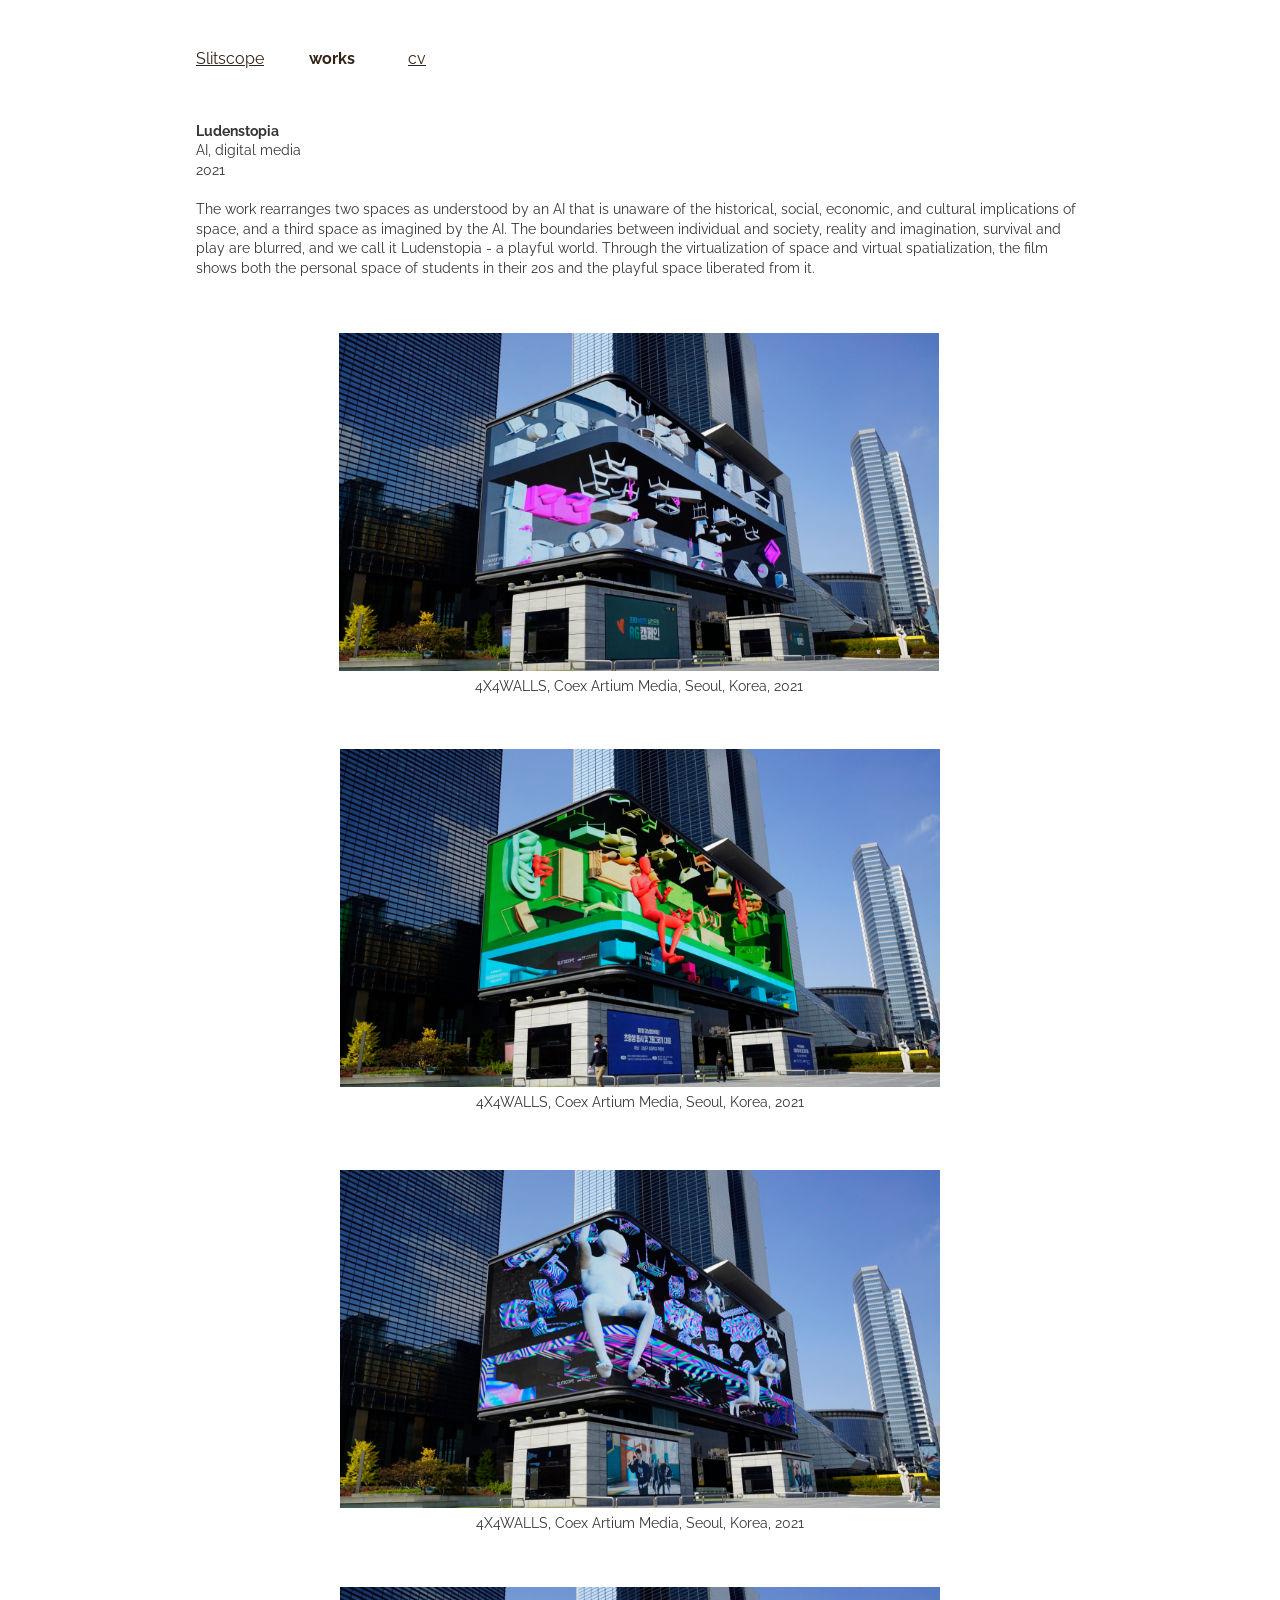
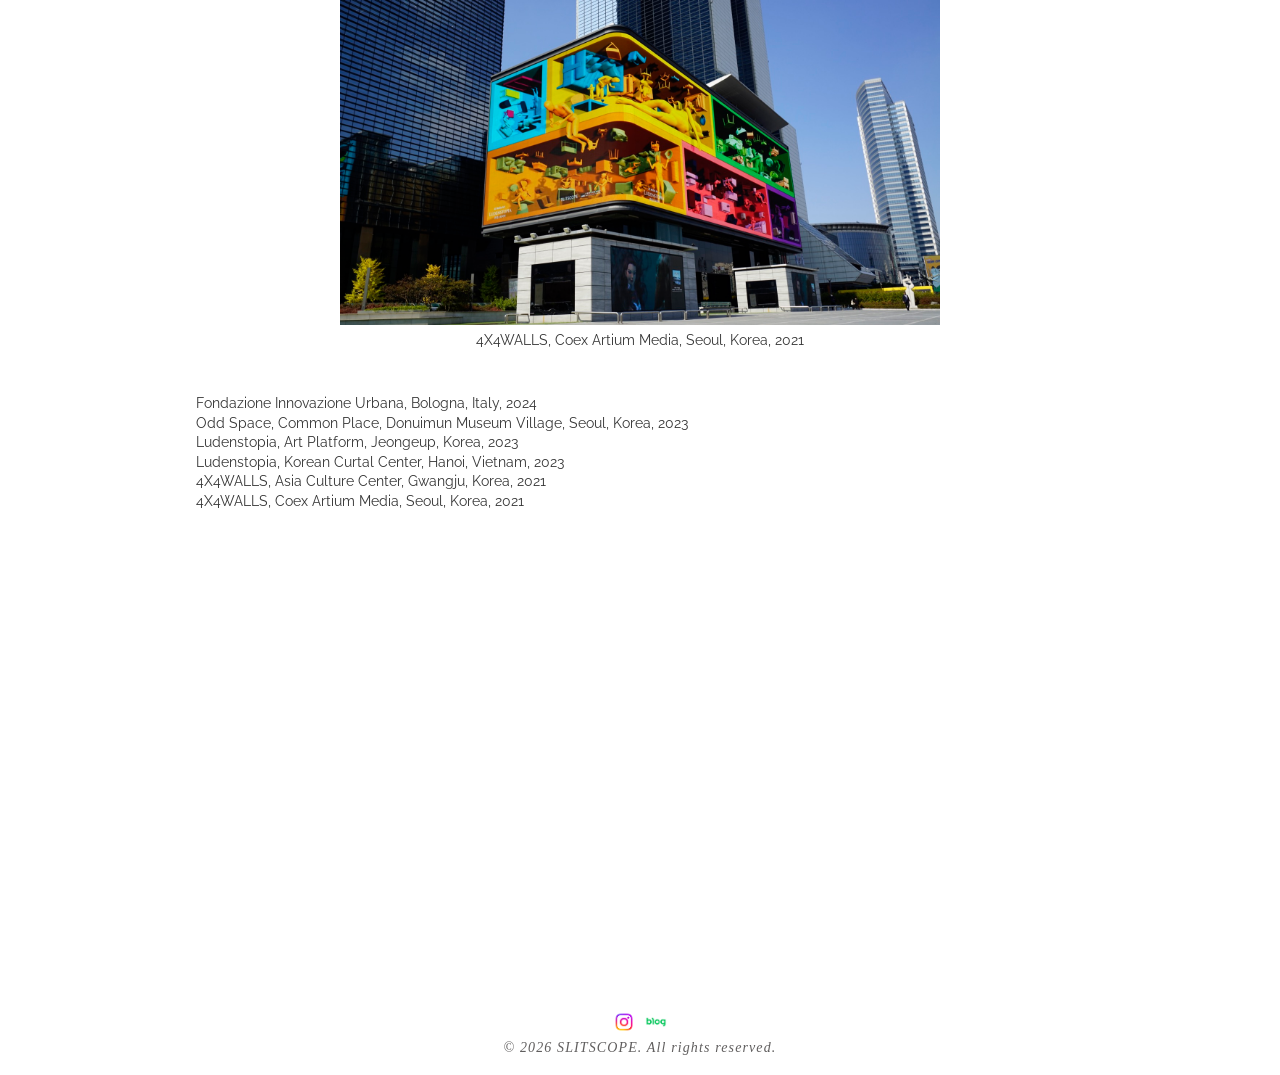
<file: ludenstopia/index.html>
<!DOCTYPE html>
<html lang="ko">
<head>
<meta charset="utf-8"/>
<meta name="viewport" content="width=device-width, initial-scale=1"/>
<title>Ludenstopia | slitscope</title>
<meta property="og:title" content="Ludenstopia | slitscope"/>
<meta property="og:type" content="website"/>
<meta property="og:url" content="https://www.slitscope.com/ludenstopia/"/>
<link rel="icon" type="image/png" href="/assets/images/favicon.png"/>
<link rel="preconnect" href="https://fonts.googleapis.com"/>
<link rel="preconnect" href="https://fonts.gstatic.com" crossorigin/>
<link href="https://fonts.googleapis.com/css2?family=Raleway:ital,wght@0,400;0,600;0,700;1,400&display=swap" rel="stylesheet"/>
<link rel="stylesheet" href="/assets/css/style.css"/>
</head>
<body>
<main class="page">
<div class="mesh" style="grid-template-rows:repeat(11, min-content) 1fr">
<div class="rt nav-row c-ludenstopia-1"><p style="font-size:16px; line-height:1.8em;"><a href="/"><span style="color:#342216;"><span style="text-decoration:underline;"><span style="letter-spacing:normal;"><span style="font-size:16px;">Slitscope</span></span></span></span></a></p></div>
<div class="rt nav-row c-ludenstopia-2"><p style="font-size:16px; line-height:1.8em;"><span style="font-weight:bold;"><a href="/works/"><span style="color:#342216;"><span style="letter-spacing:normal;"><span style="font-size:16px;">works</span></span></span></a></span></p></div>
<div class="rt nav-row c-ludenstopia-3"><p style="font-size:16px; line-height:1.8em;"><a href="/cv/"><span style="color:#342216;"><span style="text-decoration:underline;"><span style="letter-spacing:normal;"><span style="font-size:16px;">cv</span></span></span></span></a></p></div>
<div class="rt c-ludenstopia-4"><p style="font-size:14px;"><span style="font-weight:bold;"><span style="font-size:14px;">Ludenstopia</span></span></p>

<p style="font-size:14px;"><span style="font-size:14px;">AI, digital media</span></p>

<p style="font-size:14px;"><span style="font-size:14px;">2021</span></p>

<p style="font-size:20px;"><span style="font-size:20px;"><span>​</span></span></p>

<p style="font-size:14px;"><span style="font-size:14px;">The work rearranges two spaces as understood by an AI that is unaware of the historical, social, economic, and cultural implications of space, and a third </span><span style="font-size:14px;">space as imagined by the AI. The boundaries between individual and society, reality and imagination, survival and play are blurred, and we call it Ludenstopia - a playful world. Through the virtualization of space and virtual spatialization, the film shows both the personal space of students in their 20s and the playful space liberated from it.</span></p></div>
<figure class="ph c-ludenstopia-5"><img src="/assets/images/6d5435_2d971628ffce41648e38edcc04620b7b.jpg" alt="photo_01.JPG" loading="lazy"/></figure>
<div class="rt c-ludenstopia-6"><p style="font-size:14px; line-height:1.4em; text-align:center;"><span style="font-size:14px;">4X4WALLS, Coex Artium Media, Seoul, Korea, 2021</span></p></div>
<figure class="ph c-ludenstopia-7"><img src="/assets/images/6d5435_691e8e0d314943b39e60622fc3142b56.jpg" alt="photo_02.JPG" loading="lazy"/></figure>
<div class="rt c-ludenstopia-8"><p style="font-size:14px; line-height:1.4em; text-align:center;"><span style="font-size:14px;">4X4WALLS, Coex Artium Media, Seoul, Korea, 2021</span></p></div>
<figure class="ph c-ludenstopia-9"><img src="/assets/images/6d5435_05a9f7c34f004767b91b848324d60ed9.jpg" alt="photo_03.JPG" loading="lazy"/></figure>
<div class="rt c-ludenstopia-10"><p style="font-size:14px; line-height:1.4em; text-align:center;"><span style="font-size:14px;">4X4WALLS, Coex Artium Media, Seoul, Korea, 2021</span></p></div>
<figure class="ph c-ludenstopia-11"><img src="/assets/images/6d5435_b1bdbb10a3bc4e0abd6d25fc3dbb1237.jpg" alt="photo_04.JPG" loading="lazy"/></figure>
<div class="rt c-ludenstopia-12"><p style="font-size:14px; line-height:1.4em; text-align:center;"><span style="font-size:14px;">4X4WALLS, Coex Artium Media, Seoul, Korea, 2021</span></p></div>
<div class="rt c-ludenstopia-13"><p style="font-size:14px;"><span style="font-size:14px;">Fondazione Innovazione Urbana, Bologna, Italy, 2024</span></p>

<p style="font-size:14px;"><span style="font-size:14px;">Odd Space, Common Place, Donuimun Museum Village, Seoul, Korea, 2023</span></p>

<p style="font-size:14px;"><span style="font-size:14px;">Ludenstopia, Art Platform, Jeongeup, Korea, 2023</span></p>

<p style="font-size:14px;"><span style="font-size:14px;">Ludenstopia, Korean Curtal Center, Hanoi, Vietnam, 2023</span></p>

<p style="font-size:14px;"><span style="font-size:14px;">4X4WALLS, Asia Culture Center, Gwangju, Korea, 2021</span></p>

<p style="font-size:14px;"><span style="font-size:14px;">4X4WALLS, Coex Artium Media, Seoul, Korea, 2021</span></p></div>
<div class="vid c-ludenstopia-14"><iframe src="https://www.youtube.com/embed/dgQVxy7A1ic?rel=0" title="video" frameborder="0" allow="accelerometer; autoplay; clipboard-write; encrypted-media; gyroscope; picture-in-picture" allowfullscreen loading="lazy"></iframe></div>
</div>
</main>
<footer class="site-footer">
  <div class="social">
    <a href="https://www.instagram.com/slitscope" target="_blank" rel="noopener" aria-label="Instagram"><img src="/assets/images/11062b_55e4be1e75564866b6c28290f9a9d271.png" alt="Instagram" width="22" height="22"/></a>
    <a href="https://m.blog.naver.com/slitscope" target="_blank" rel="noopener" aria-label="Naver Blog"><img src="/assets/images/6d5435_58dfb20e326d48df84e0c352705614c5.png" alt="Naver Blog" width="22" height="22"/></a>
  </div>
  <p class="copyright">© 2026 SLITSCOPE. All rights reserved.</p>
</footer>
</body>
</html>
</file>
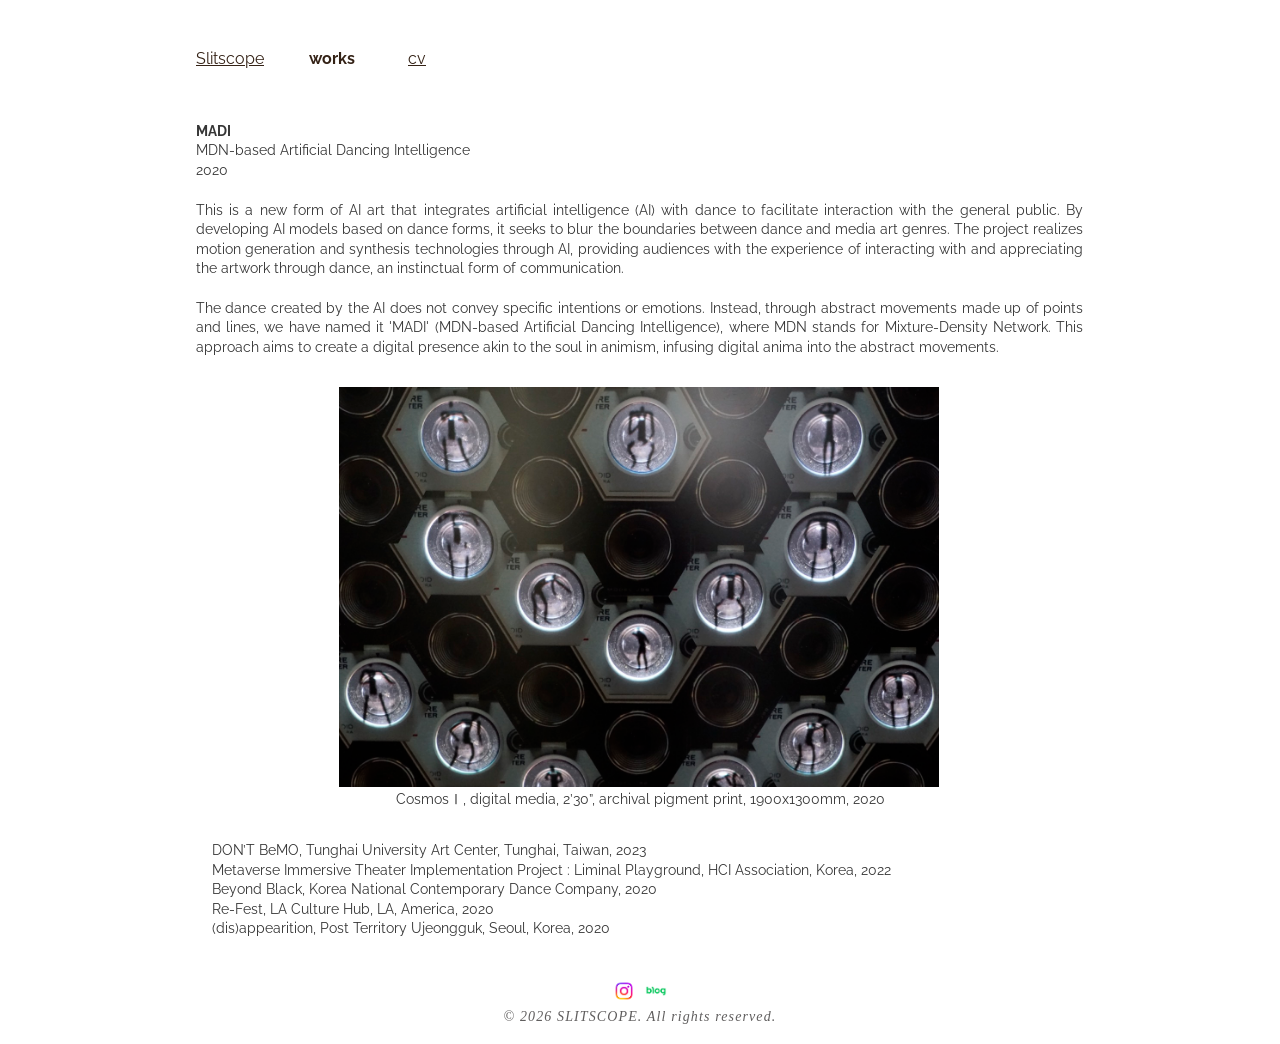
<file: madi/index.html>
<!DOCTYPE html>
<html lang="ko">
<head>
<meta charset="utf-8"/>
<meta name="viewport" content="width=device-width, initial-scale=1"/>
<title>MADI | slitscope</title>
<meta property="og:title" content="MADI | slitscope"/>
<meta property="og:type" content="website"/>
<meta property="og:url" content="https://www.slitscope.com/madi/"/>
<link rel="icon" type="image/png" href="/assets/images/favicon.png"/>
<link rel="preconnect" href="https://fonts.googleapis.com"/>
<link rel="preconnect" href="https://fonts.gstatic.com" crossorigin/>
<link href="https://fonts.googleapis.com/css2?family=Raleway:ital,wght@0,400;0,600;0,700;1,400&display=swap" rel="stylesheet"/>
<link rel="stylesheet" href="/assets/css/style.css"/>
</head>
<body>
<main class="page">
<div class="mesh" style="grid-template-rows:repeat(5, min-content) 1fr">
<div class="rt nav-row c-madi-1"><p style="font-size:16px; line-height:1.8em;"><a href="/"><span style="color:#342216;"><span style="text-decoration:underline;"><span style="letter-spacing:normal;"><span style="font-size:16px;">Slitscope</span></span></span></span></a></p></div>
<div class="rt nav-row c-madi-2"><p style="font-size:16px; line-height:1.8em;"><span style="font-weight:bold;"><a href="/works/"><span style="color:#342216;"><span style="letter-spacing:normal;"><span style="font-size:16px;">works</span></span></span></a></span></p></div>
<div class="rt nav-row c-madi-3"><p style="font-size:16px; line-height:1.8em;"><a href="/cv/"><span style="color:#342216;"><span style="text-decoration:underline;"><span style="letter-spacing:normal;"><span style="font-size:16px;">cv</span></span></span></span></a></p></div>
<div class="rt c-madi-4"><p style="font-size:14px;"><span style="font-weight:bold;"><span style="font-size:14px;">MADI</span></span></p>

<p style="font-size:14px;"><span style="font-size:14px;">MDN-based Artificial Dancing Intelligence</span></p>

<p style="font-size:14px;"><span style="font-size:14px;">2020</span></p></div>
<div class="rt c-madi-5"><p style="font-size:14px; text-align:justify;"><span style="font-size:14px;">This is a new form of AI art that integrates artificial intelligence (AI) with dance to facilitate interaction with the general public. By developing AI models based on dance forms, it seeks to blur the boundaries between dance and media art genres. The project realizes motion generation and synthesis technologies through AI, providing audiences with the experience of interacting with and appreciating the artwork through dance, an instinctual form of communication.</span></p>

<p style="font-size:14px; text-align:justify;"><span style="font-size:14px;"><span>​</span></span></p>

<p style="font-size:14px; text-align:justify;"><span style="font-size:14px;">The dance created by the AI does not convey specific intentions or emotions. Instead, through abstract movements made up of points and lines, we have named it &#39;MADI&#39; (MDN-based Artificial Dancing Intelligence), where MDN stands for Mixture-Density Network. This approach aims to create a digital presence akin to the soul in animism, infusing digital anima into the abstract movements.</span></p></div>
<figure class="ph c-madi-6"><img src="/assets/images/6d5435_32a2c2ec4bcf40028198a391bc8e8ebd.jpg" alt="cosmos1.jpg" loading="lazy"/></figure>
<div class="rt c-madi-7"><p style="font-size:14px; line-height:1.4em; text-align:center;"><span style="font-size:14px;">CosmosⅠ, digital media, 2&rsquo;30&rdquo;, archival pigment print, 1900x1300mm, 2020</span></p></div>
<div class="rt c-madi-8"><p style="font-size:14px;"><span style="font-size:14px;">DON&rsquo;T BeMO, Tunghai University Art Center, Tunghai, Taiwan, 2023</span></p>

<p style="font-size:14px;"><span style="font-size:14px;">Metaverse Immersive Theater Implementation Project : Liminal Playground, HCI Association, Korea, 2022</span></p>

<p style="font-size:14px;"><span style="font-size:14px;">Beyond Black, Korea National Contemporary Dance Company, 2020</span></p>

<p style="font-size:14px;"><span style="font-size:14px;">​</span><span style="font-size:14px;">Re-Fest, LA Culture Hub, LA, America, 2020</span></p>

<p style="font-size:14px;"><span style="font-size:14px;">(dis)appearition, Post Territory Ujeongguk, Seoul, Korea, 2020</span></p></div>
</div>
</main>
<footer class="site-footer">
  <div class="social">
    <a href="https://www.instagram.com/slitscope" target="_blank" rel="noopener" aria-label="Instagram"><img src="/assets/images/11062b_55e4be1e75564866b6c28290f9a9d271.png" alt="Instagram" width="22" height="22"/></a>
    <a href="https://m.blog.naver.com/slitscope" target="_blank" rel="noopener" aria-label="Naver Blog"><img src="/assets/images/6d5435_58dfb20e326d48df84e0c352705614c5.png" alt="Naver Blog" width="22" height="22"/></a>
  </div>
  <p class="copyright">© 2026 SLITSCOPE. All rights reserved.</p>
</footer>
</body>
</html>
</file>
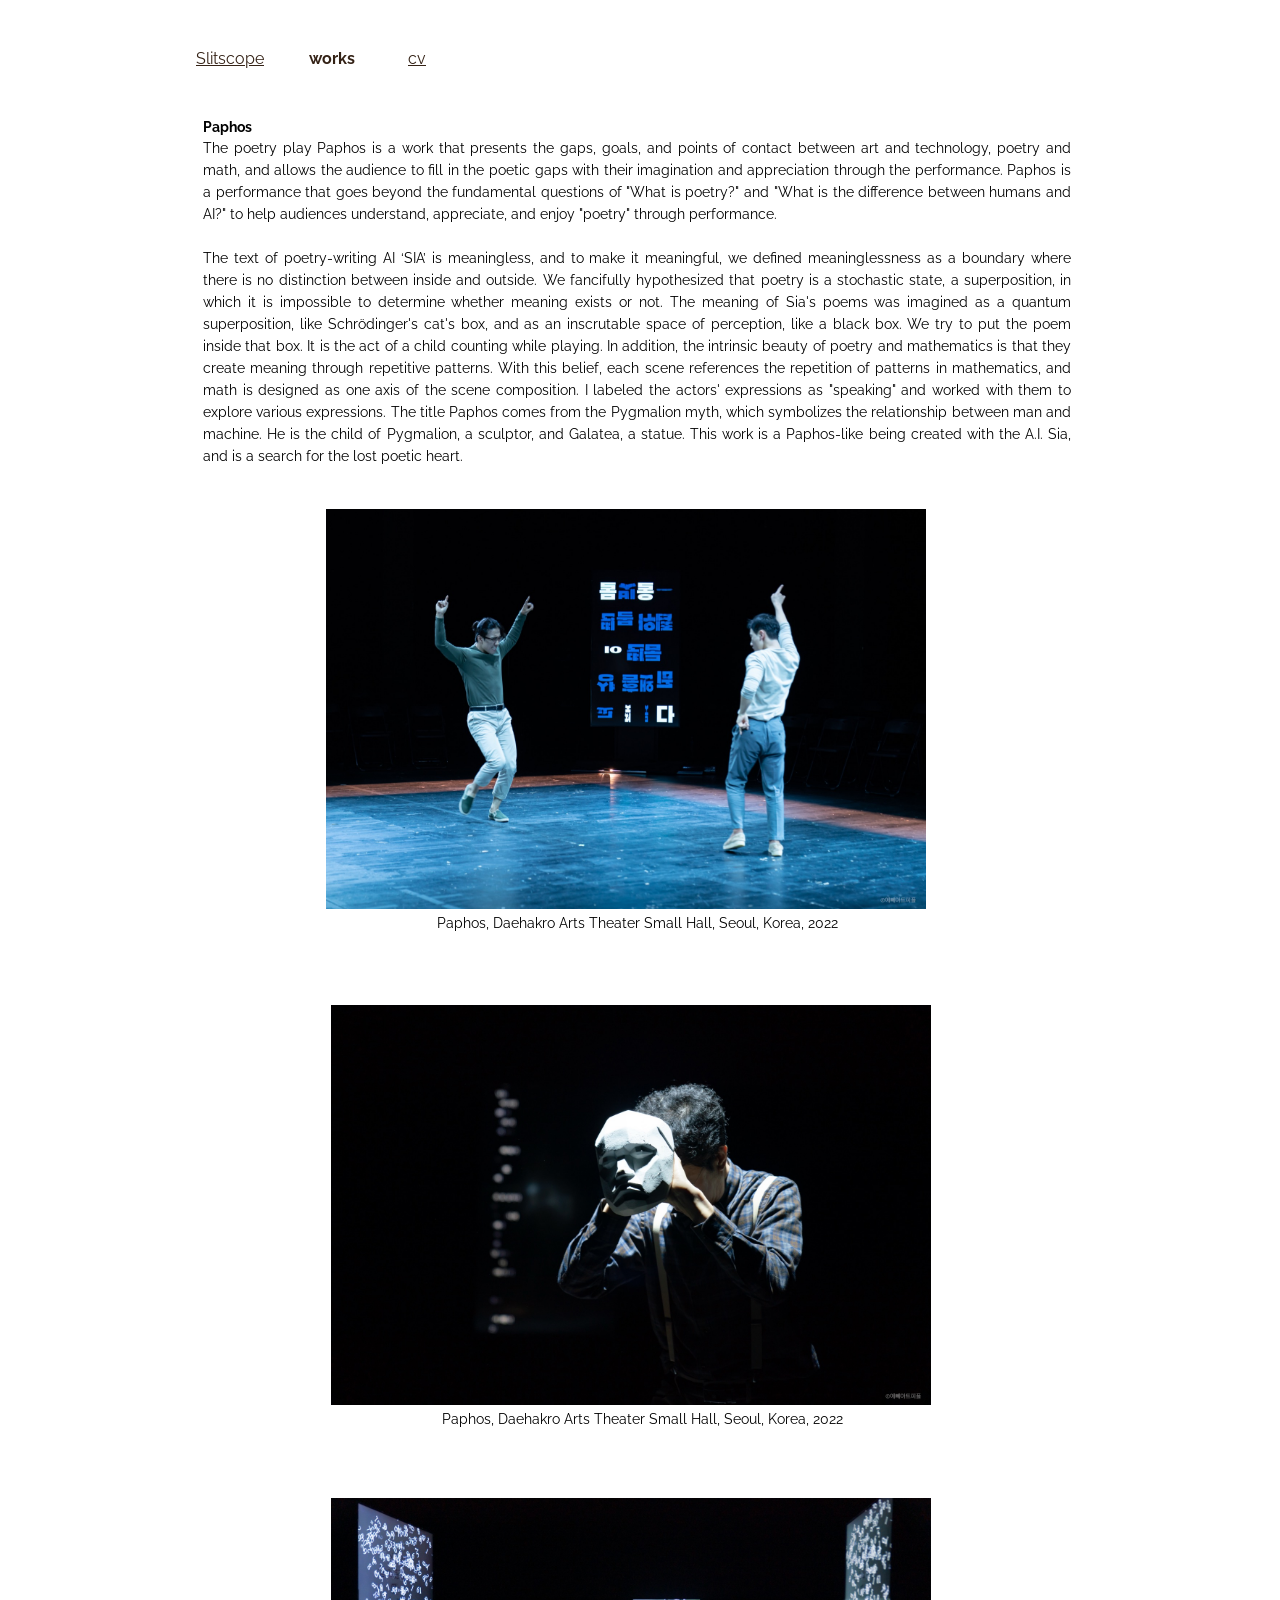
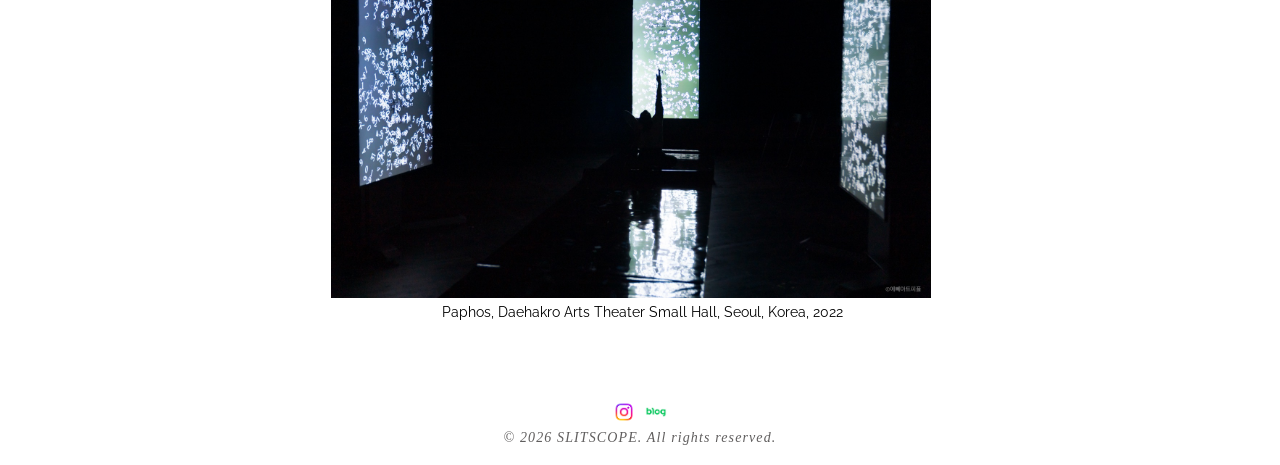
<file: paphos1/index.html>
<!DOCTYPE html>
<html lang="ko">
<head>
<meta charset="utf-8"/>
<meta name="viewport" content="width=device-width, initial-scale=1"/>
<title>Paphos | slitscope</title>
<meta property="og:title" content="Paphos | slitscope"/>
<meta property="og:type" content="website"/>
<meta property="og:url" content="https://www.slitscope.com/paphos1/"/>
<link rel="icon" type="image/png" href="/assets/images/favicon.png"/>
<link rel="preconnect" href="https://fonts.googleapis.com"/>
<link rel="preconnect" href="https://fonts.gstatic.com" crossorigin/>
<link href="https://fonts.googleapis.com/css2?family=Raleway:ital,wght@0,400;0,600;0,700;1,400&display=swap" rel="stylesheet"/>
<link rel="stylesheet" href="/assets/css/style.css"/>
</head>
<body>
<main class="page">
<div class="mesh" style="grid-template-rows:repeat(8, min-content) 1fr">
<div class="rt nav-row c-paphos1-1"><p style="font-size:16px; line-height:1.8em;"><a href="/"><span style="color:#342216;"><span style="text-decoration:underline;"><span style="letter-spacing:normal;"><span style="font-size:16px;">Slitscope</span></span></span></span></a></p></div>
<div class="rt nav-row c-paphos1-2"><p style="font-size:16px; line-height:1.8em;"><span style="font-weight:bold;"><a href="/works/"><span style="color:#342216;"><span style="letter-spacing:normal;"><span style="font-size:16px;">works</span></span></span></a></span></p></div>
<div class="rt nav-row c-paphos1-3"><p style="font-size:16px; line-height:1.8em;"><a href="/cv/"><span style="color:#342216;"><span style="text-decoration:underline;"><span style="letter-spacing:normal;"><span style="font-size:16px;">cv</span></span></span></span></a></p></div>
<div class="rt c-paphos1-4"><p style="font-size:14px; line-height:1.4em;"><span style="font-size:15px;"><span style="font-family:&quot;courier new&quot;;"><span style="font-weight:normal;"><span style="font-style:normal;"><span style="font-variant:normal;"><span style="color:rgb(0, 0, 0);"><span style="letter-spacing:0em;"><span style="font-weight:bold;"><span style="font-size:14px;"><span style="font-family:raleway,sans-serif;">Paphos</span></span></span></span></span></span></span></span></span></span></p></div>
<div class="rt c-paphos1-5"><p style="font-size:14px; text-align:justify; line-height:1.5em;"><span style="font-size:15px;"><span style="font-family:&quot;courier new&quot;;"><span style="font-weight:normal;"><span style="font-style:normal;"><span style="font-variant:normal;"><span style="color:rgb(0, 0, 0);"><span style="letter-spacing:0em;"><span style="font-size:14px;"><span style="font-family:raleway,sans-serif;">The poetry play Paphos is a work that presents the gaps, goals, and points of contact between art and technology, poetry and math, and allows the audience to fill in the poetic gaps with their imagination and appreciation through the performance. Paphos is a performance that goes beyond the fundamental questions of "What is poetry?" and "What is the difference between humans and AI?" to help audiences understand, appreciate, and enjoy "poetry" through performance.</span></span></span></span></span></span></span></span></span></p>

<p style="font-size:14px; text-align:justify; line-height:1.5em;"><span style="font-size:15px;"><span style="font-family:&quot;courier new&quot;;"><span style="font-weight:normal;"><span style="font-style:normal;"><span style="font-variant:normal;"><span style="color:rgb(0, 0, 0);"><span style="letter-spacing:0em;"><span style="font-size:14px;"><span style="font-family:raleway,sans-serif;"><span>​</span></span></span></span></span></span></span></span></span></span></p>

<p style="font-size:14px; text-align:justify; line-height:1.5em;"><span style="font-size:15px;"><span style="font-family:&quot;courier new&quot;;"><span style="font-weight:normal;"><span style="font-style:normal;"><span style="font-variant:normal;"><span style="color:rgb(0, 0, 0);"><span style="letter-spacing:0em;"><span style="font-size:14px;"><span style="font-family:raleway,sans-serif;">The text of poetry-writing AI ‘SIA’ is meaningless, and to make it meaningful, we defined meaninglessness as a boundary where there is no distinction between inside and outside. We fancifully hypothesized that poetry is a stochastic state, a superposition, in which it is impossible to determine whether meaning exists or not. The meaning of Sia's poems was imagined as a quantum superposition, like Schrödinger's cat's box, and as an inscrutable space of perception, like a black box. We try to put the poem inside that box. It is the act of a child counting while playing. In addition, the intrinsic beauty of poetry and mathematics is that they create meaning through repetitive patterns. With this belief, each scene references the repetition of patterns in mathematics, and math is designed as one axis of the scene composition. I labeled the actors' expressions as "speaking" and worked with them to explore various expressions. The title Paphos comes from the Pygmalion myth, which symbolizes the relationship between man and machine. He is the child of Pygmalion, a sculptor, and Galatea, a statue. This work is a Paphos-like being created with the A.I. Sia, and is a search for the lost poetic heart.&nbsp;</span></span></span></span></span></span></span></span></span></p></div>
<figure class="ph c-paphos1-6"><img src="/assets/images/6d5435_da4effeeec684c7299920f578acb999f.jpeg" alt="파포스_공연사진 1.jpeg" loading="lazy"/></figure>
<div class="rt c-paphos1-7"><p style="font-size:14px; text-align:center; line-height:1.4em;"><span style="font-size:15px;"><span style="font-family:&quot;courier new&quot;;"><span style="font-weight:normal;"><span style="font-style:normal;"><span style="font-variant:normal;"><span style="color:rgb(0, 0, 0);"><span style="letter-spacing:0em;"><span style="font-size:14px;"><span style="font-family:raleway,sans-serif;">Paphos, Daehakro Arts Theater Small Hall, Seoul, Korea, 2022</span></span></span></span></span></span></span></span></span></p></div>
<figure class="ph c-paphos1-8"><img src="/assets/images/6d5435_136133dc8f124356b011eb829de1ed88.jpg" alt="JN_00678.jpg" loading="lazy"/></figure>
<div class="rt c-paphos1-9"><p style="font-size:14px; text-align:center; line-height:1.4em;"><span style="font-size:15px;"><span style="font-family:&quot;courier new&quot;;"><span style="font-weight:normal;"><span style="font-style:normal;"><span style="font-variant:normal;"><span style="color:rgb(0, 0, 0);"><span style="letter-spacing:0em;"><span style="font-size:14px;"><span style="font-family:raleway,sans-serif;">Paphos, Daehakro Arts Theater Small Hall, Seoul, Korea, 2022</span></span></span></span></span></span></span></span></span></p></div>
<figure class="ph c-paphos1-10"><img src="/assets/images/6d5435_e656030089874d0f929b86b4870b1147.jpg" alt="JN_00519.jpg" loading="lazy"/></figure>
<div class="rt c-paphos1-11"><p style="font-size:14px; text-align:center; line-height:1.4em;"><span style="font-size:15px;"><span style="font-family:&quot;courier new&quot;;"><span style="font-weight:normal;"><span style="font-style:normal;"><span style="font-variant:normal;"><span style="color:rgb(0, 0, 0);"><span style="letter-spacing:0em;"><span style="font-size:14px;"><span style="font-family:raleway,sans-serif;">Paphos, Daehakro Arts Theater Small Hall, Seoul, Korea, 2022</span></span></span></span></span></span></span></span></span></p></div>
</div>
</main>
<footer class="site-footer">
  <div class="social">
    <a href="https://www.instagram.com/slitscope" target="_blank" rel="noopener" aria-label="Instagram"><img src="/assets/images/11062b_55e4be1e75564866b6c28290f9a9d271.png" alt="Instagram" width="22" height="22"/></a>
    <a href="https://m.blog.naver.com/slitscope" target="_blank" rel="noopener" aria-label="Naver Blog"><img src="/assets/images/6d5435_58dfb20e326d48df84e0c352705614c5.png" alt="Naver Blog" width="22" height="22"/></a>
  </div>
  <p class="copyright">© 2026 SLITSCOPE. All rights reserved.</p>
</footer>
</body>
</html>
</file>
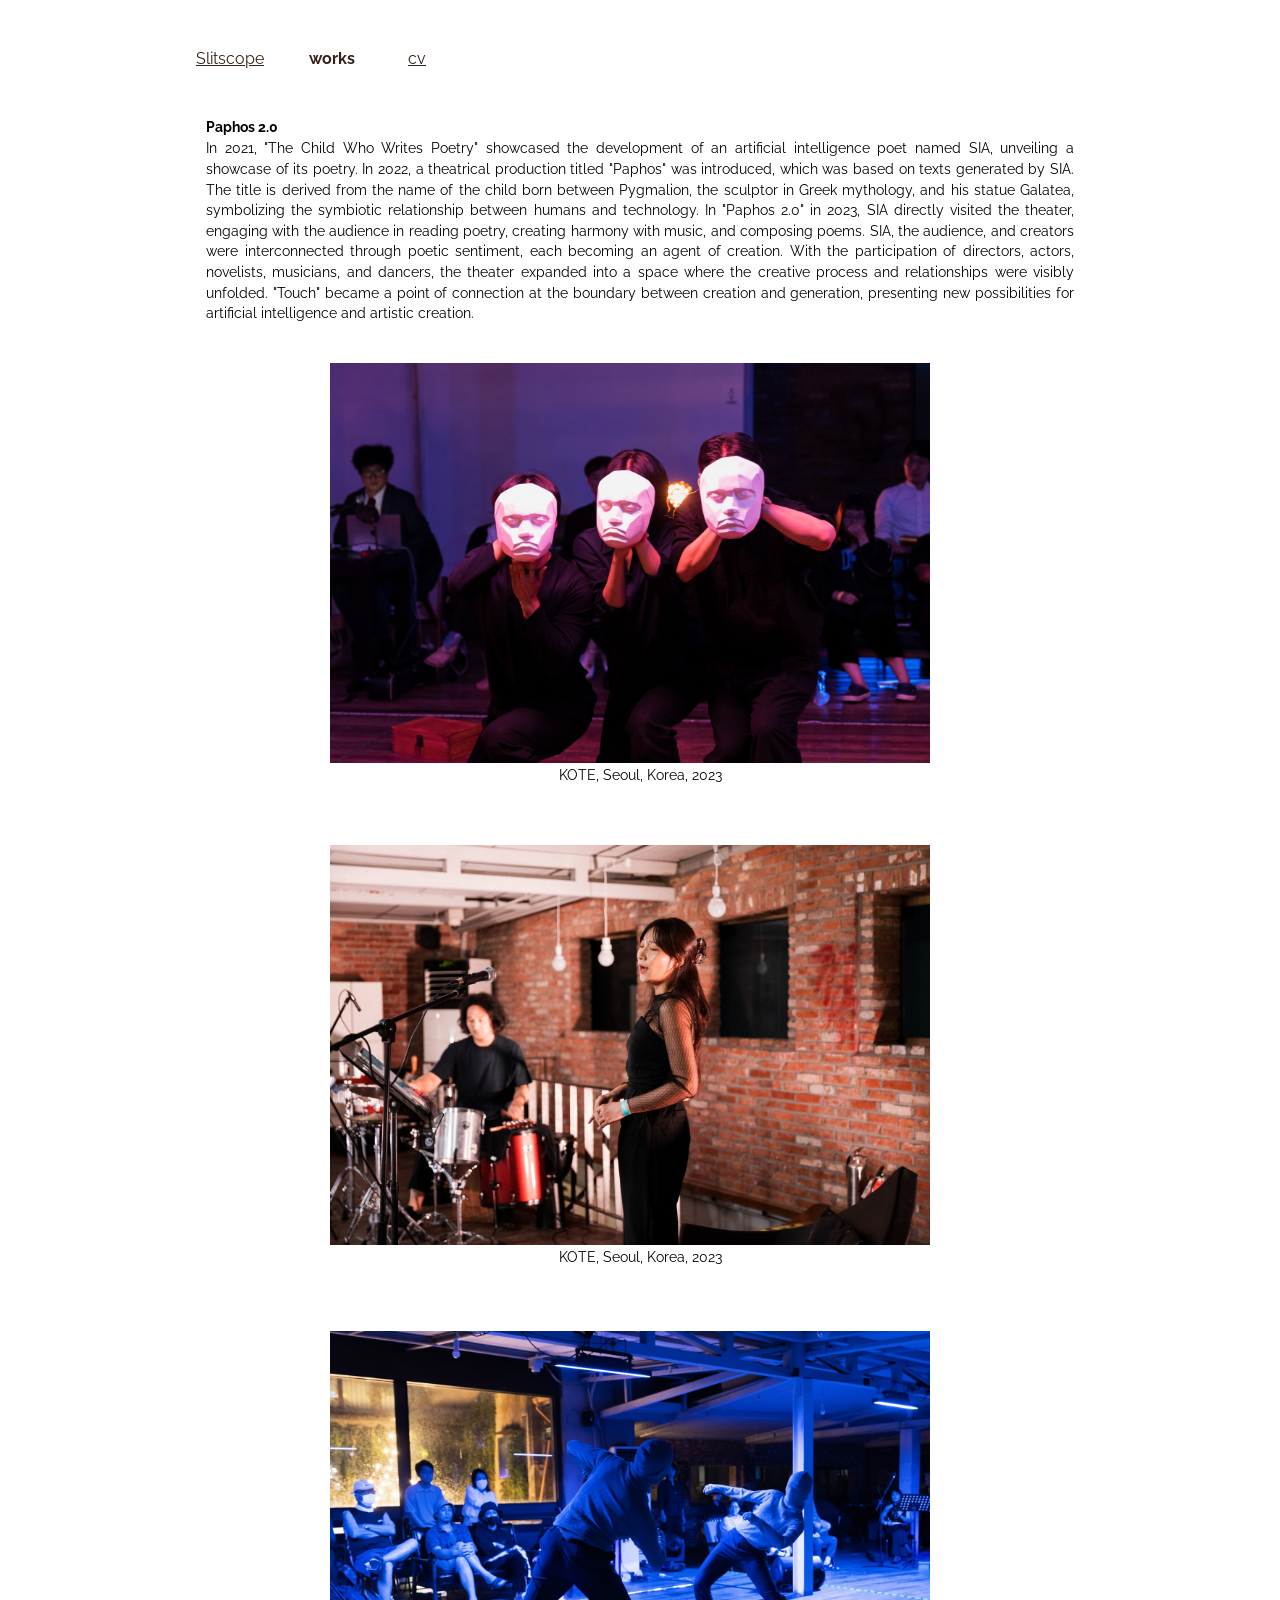
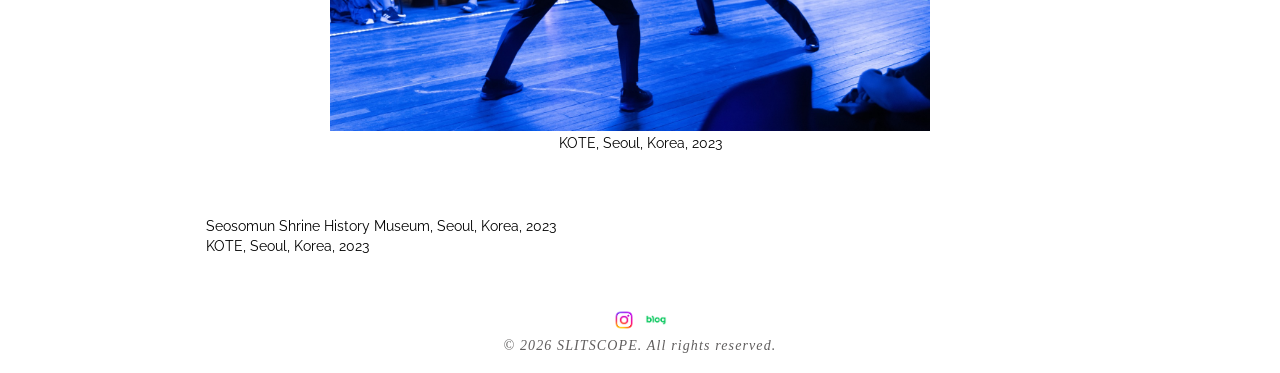
<file: paphos2/index.html>
<!DOCTYPE html>
<html lang="ko">
<head>
<meta charset="utf-8"/>
<meta name="viewport" content="width=device-width, initial-scale=1"/>
<title>Paphos 2.0 | slitscope</title>
<meta property="og:title" content="Paphos 2.0 | slitscope"/>
<meta property="og:type" content="website"/>
<meta property="og:url" content="https://www.slitscope.com/paphos2/"/>
<link rel="icon" type="image/png" href="/assets/images/favicon.png"/>
<link rel="preconnect" href="https://fonts.googleapis.com"/>
<link rel="preconnect" href="https://fonts.gstatic.com" crossorigin/>
<link href="https://fonts.googleapis.com/css2?family=Raleway:ital,wght@0,400;0,600;0,700;1,400&display=swap" rel="stylesheet"/>
<link rel="stylesheet" href="/assets/css/style.css"/>
</head>
<body>
<main class="page">
<div class="mesh" style="grid-template-rows:repeat(9, min-content) 1fr">
<div class="rt nav-row c-paphos2-1"><p style="font-size:16px; line-height:1.8em;"><a href="/"><span style="color:#342216;"><span style="text-decoration:underline;"><span style="letter-spacing:normal;"><span style="font-size:16px;">Slitscope</span></span></span></span></a></p></div>
<div class="rt nav-row c-paphos2-2"><p style="font-size:16px; line-height:1.8em;"><span style="font-weight:bold;"><a href="/works/"><span style="color:#342216;"><span style="letter-spacing:normal;"><span style="font-size:16px;">works</span></span></span></a></span></p></div>
<div class="rt nav-row c-paphos2-3"><p style="font-size:16px; line-height:1.8em;"><a href="/cv/"><span style="color:#342216;"><span style="text-decoration:underline;"><span style="letter-spacing:normal;"><span style="font-size:16px;">cv</span></span></span></span></a></p></div>
<div class="rt c-paphos2-4"><p style="font-size:14px; line-height:1.4em;"><span style="font-size:15px;"><span style="font-family:&quot;courier new&quot;;"><span style="font-weight:normal;"><span style="font-style:normal;"><span style="font-variant:normal;"><span style="color:rgb(0, 0, 0);"><span style="letter-spacing:0em;"><span style="font-weight:bold;"><span style="font-size:14px;"><span style="font-family:raleway,sans-serif;">Paphos 2.0</span></span></span></span></span></span></span></span></span></span></p></div>
<div class="rt c-paphos2-5"><p style="font-size:14px; text-align:justify; line-height:1.4em;"><span style="font-size:15px;"><span style="font-family:&quot;courier new&quot;;"><span style="font-weight:normal;"><span style="font-style:normal;"><span style="font-variant:normal;"><span style="color:rgb(0, 0, 0);"><span style="letter-spacing:0em;"><span style="font-size:14px;"><span style="font-family:raleway,sans-serif;">In 2021, "The Child Who Writes Poetry" showcased the development of an artificial intelligence poet named SIA, unveiling a showcase of its poetry. In 2022, a theatrical production titled "Paphos" was introduced, which was based on texts generated by SIA. The title is derived from the name of the child born between Pygmalion, the sculptor in Greek mythology, and his statue Galatea, symbolizing the symbiotic relationship between humans and technology. In "Paphos 2.0" in 2023, SIA directly visited the theater, engaging with the audience in reading poetry, creating harmony with music, and composing poems. SIA, the audience, and creators were interconnected through poetic sentiment, each becoming an agent of creation. With the participation of directors, actors, novelists, musicians, and dancers, the theater expanded into a space where the creative process and relationships were visibly unfolded. "Touch" became a point of connection at the boundary between creation and generation, presenting new possibilities for artificial intelligence and artistic creation.</span></span></span></span></span></span></span></span></span></p></div>
<figure class="ph c-paphos2-6"><img src="/assets/images/6d5435_78874e00e67a4f7e8432cd5e1a59f352.jpeg" alt="paphos2.0_01.jpeg" loading="lazy"/></figure>
<div class="rt c-paphos2-7"><p style="font-size:14px; text-align:center; line-height:1.4em;"><span style="font-size:15px;"><span style="font-family:&quot;courier new&quot;;"><span style="font-weight:normal;"><span style="font-style:normal;"><span style="font-variant:normal;"><span style="color:rgb(0, 0, 0);"><span style="letter-spacing:0em;"><span style="font-size:14px;"><span style="font-family:raleway,sans-serif;">KOTE, Seoul, Korea, 2023</span></span></span></span></span></span></span></span></span></p></div>
<figure class="ph c-paphos2-8"><img src="/assets/images/6d5435_ca5fb019d5034be78eaabe2384fa5e38.jpg" alt="IMGC3338_s.jpg" loading="lazy"/></figure>
<div class="rt c-paphos2-9"><p style="font-size:14px; text-align:center; line-height:1.4em;"><span style="font-size:15px;"><span style="font-family:&quot;courier new&quot;;"><span style="font-weight:normal;"><span style="font-style:normal;"><span style="font-variant:normal;"><span style="color:rgb(0, 0, 0);"><span style="letter-spacing:0em;"><span style="font-size:14px;"><span style="font-family:raleway,sans-serif;">KOTE, Seoul, Korea, 2023</span></span></span></span></span></span></span></span></span></p></div>
<figure class="ph c-paphos2-10"><img src="/assets/images/6d5435_2f1a62666df44473ab94c601380e75f8.jpg" alt="작품집_02-1.jpg" loading="lazy"/></figure>
<div class="rt c-paphos2-11"><p style="font-size:14px; text-align:center; line-height:1.4em;"><span style="font-size:15px;"><span style="font-family:&quot;courier new&quot;;"><span style="font-weight:normal;"><span style="font-style:normal;"><span style="font-variant:normal;"><span style="color:rgb(0, 0, 0);"><span style="letter-spacing:0em;"><span style="font-size:14px;"><span style="font-family:raleway,sans-serif;">KOTE, Seoul, Korea, 2023</span></span></span></span></span></span></span></span></span></p></div>
<div class="rt c-paphos2-12"><p style="font-size:14px; line-height:1.4em;"><span style="font-size:15px;"><span style="font-family:&quot;courier new&quot;;"><span style="font-weight:normal;"><span style="font-style:normal;"><span style="font-variant:normal;"><span style="color:rgb(0, 0, 0);"><span style="letter-spacing:0em;"><span style="font-size:14px;"><span style="font-family:raleway,sans-serif;">Seosomun Shrine History Museum, Seoul, Korea, 2023</span></span></span></span></span></span></span></span></span></p>

<p style="font-size:14px; line-height:1.4em;"><span style="font-size:15px;"><span style="font-family:&quot;courier new&quot;;"><span style="font-weight:normal;"><span style="font-style:normal;"><span style="font-variant:normal;"><span style="color:rgb(0, 0, 0);"><span style="letter-spacing:0em;"><span style="font-size:14px;"><span style="font-family:raleway,sans-serif;">KOTE, Seoul, Korea, 2023</span></span></span></span></span></span></span></span></span></p></div>
</div>
</main>
<footer class="site-footer">
  <div class="social">
    <a href="https://www.instagram.com/slitscope" target="_blank" rel="noopener" aria-label="Instagram"><img src="/assets/images/11062b_55e4be1e75564866b6c28290f9a9d271.png" alt="Instagram" width="22" height="22"/></a>
    <a href="https://m.blog.naver.com/slitscope" target="_blank" rel="noopener" aria-label="Naver Blog"><img src="/assets/images/6d5435_58dfb20e326d48df84e0c352705614c5.png" alt="Naver Blog" width="22" height="22"/></a>
  </div>
  <p class="copyright">© 2026 SLITSCOPE. All rights reserved.</p>
</footer>
</body>
</html>
</file>
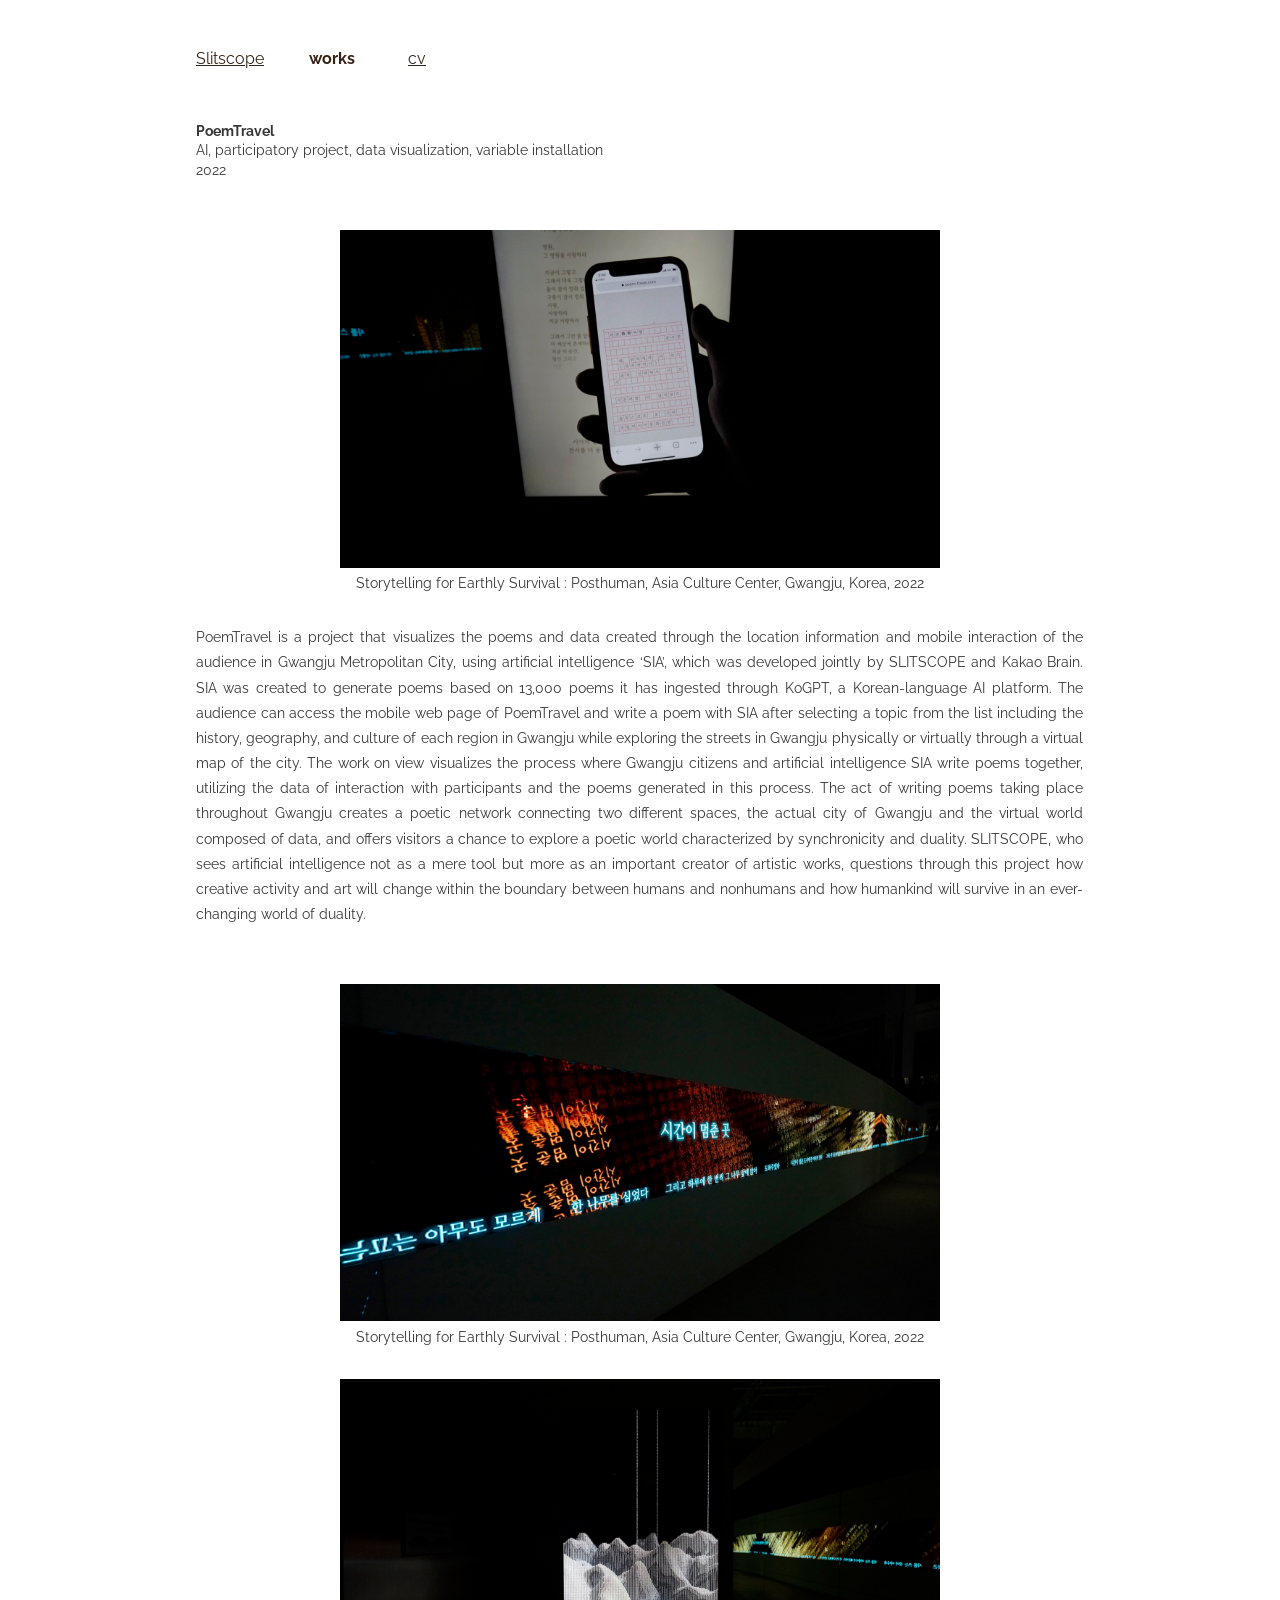
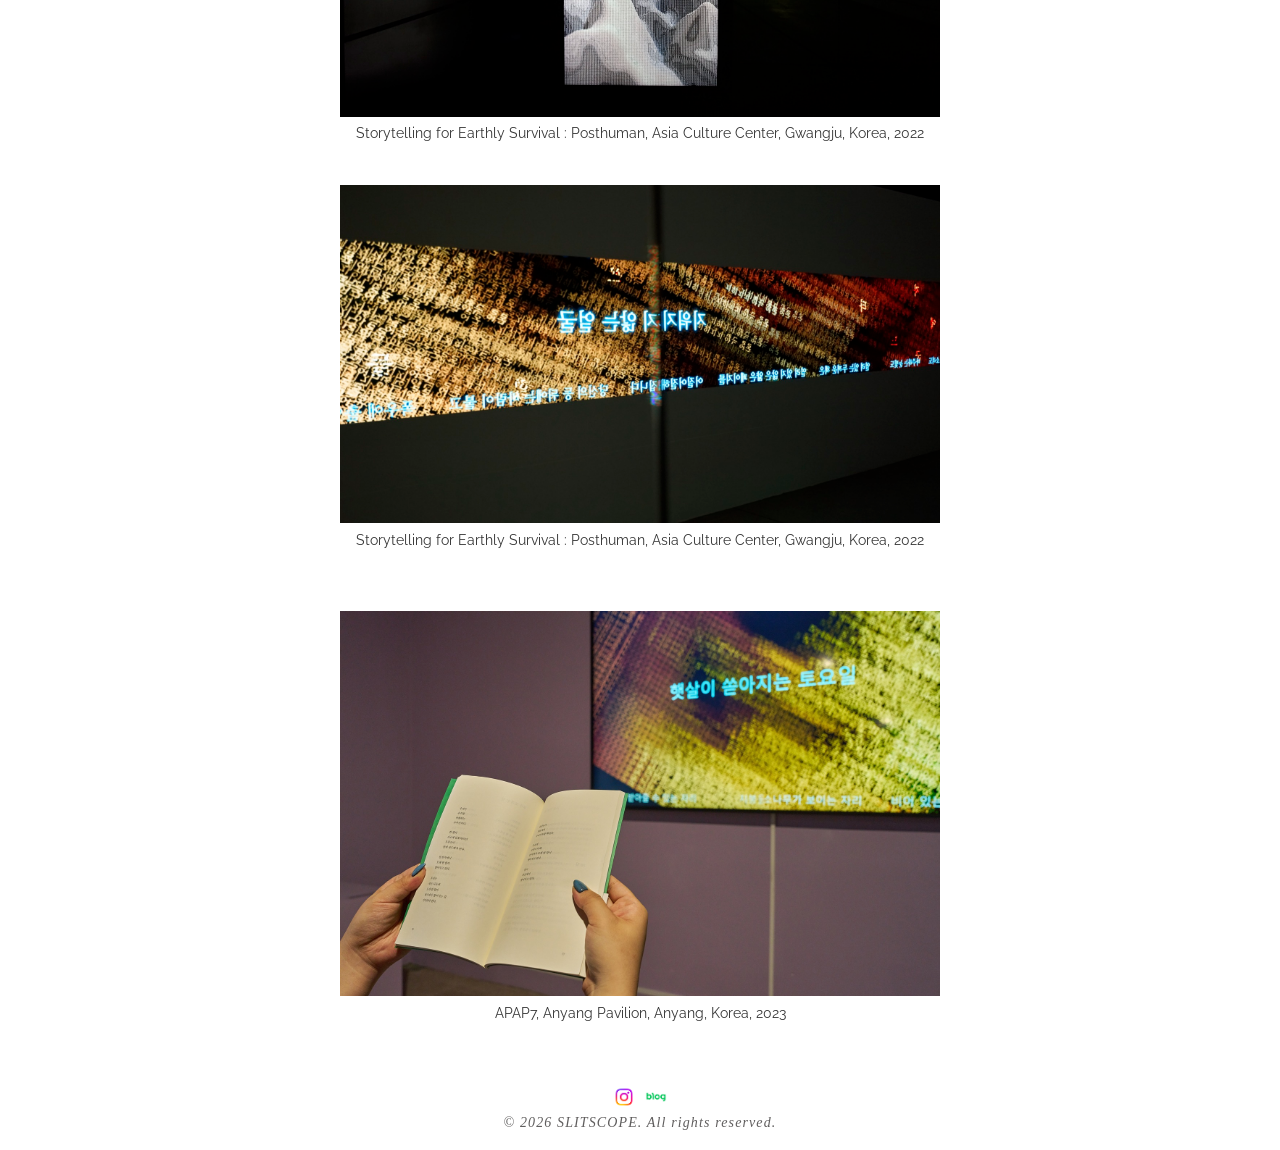
<file: poemtravel/index.html>
<!DOCTYPE html>
<html lang="ko">
<head>
<meta charset="utf-8"/>
<meta name="viewport" content="width=device-width, initial-scale=1"/>
<title>Poemtravel | slitscope</title>
<meta property="og:title" content="Poemtravel | slitscope"/>
<meta property="og:type" content="website"/>
<meta property="og:url" content="https://www.slitscope.com/poemtravel/"/>
<link rel="icon" type="image/png" href="/assets/images/favicon.png"/>
<link rel="preconnect" href="https://fonts.googleapis.com"/>
<link rel="preconnect" href="https://fonts.gstatic.com" crossorigin/>
<link href="https://fonts.googleapis.com/css2?family=Raleway:ital,wght@0,400;0,600;0,700;1,400&display=swap" rel="stylesheet"/>
<link rel="stylesheet" href="/assets/css/style.css"/>
</head>
<body>
<main class="page">
<div class="mesh" style="grid-template-rows:repeat(12, min-content) 1fr">
<div class="rt nav-row c-poemtravel-1"><p style="font-size:16px; line-height:1.8em;"><a href="/"><span style="color:#342216;"><span style="text-decoration:underline;"><span style="letter-spacing:normal;"><span style="font-size:16px;">Slitscope</span></span></span></span></a></p></div>
<div class="rt nav-row c-poemtravel-2"><p style="font-size:16px; line-height:1.8em;"><span style="font-weight:bold;"><a href="/works/"><span style="color:#342216;"><span style="letter-spacing:normal;"><span style="font-size:16px;">works</span></span></span></a></span></p></div>
<div class="rt nav-row c-poemtravel-3"><p style="font-size:16px; line-height:1.8em;"><a href="/cv/"><span style="color:#342216;"><span style="text-decoration:underline;"><span style="letter-spacing:normal;"><span style="font-size:16px;">cv</span></span></span></span></a></p></div>
<div class="rt c-poemtravel-4"><p style="font-size:14px;"><span style="font-weight:bold;"><span style="font-size:14px;">PoemTravel</span></span></p>

<p style="font-size:14px;"><span style="font-size:14px;">AI, participatory project, data visualization, variable installation</span></p>

<p style="font-size:14px;"><span style="font-size:14px;">2022</span></p></div>
<figure class="ph c-poemtravel-5"><img src="/assets/images/6d5435_6a73fb00c25847489abb9342730fda2d.jpg" alt="-_DSC4570.JPG" loading="lazy"/></figure>
<div class="rt c-poemtravel-6"><p style="font-size:14px; text-align:center;"><span style="font-size:14px;">Storytelling for Earthly Survival : Posthuman, Asia Culture Center, Gwangju, Korea, 2022</span></p></div>
<div class="rt c-poemtravel-7"><p style="font-size:14px; line-height:1.8em; text-align:justify;"><span style="letter-spacing:0em;">PoemTravel is a project that visualizes the poems and data created through the location information and mobile interaction of the audience in Gwangju Metropolitan City, using artificial intelligence &lsquo;SIA&rsquo;, which was developed jointly by SLITSCOPE and Kakao Brain. SIA was created to generate poems based on 13,000 poems it has ingested through KoGPT, a Korean-language AI platform. The audience can access the mobile web page of PoemTravel and write a poem with SIA after selecting a topic from the list including the history, geography, and culture of each region in Gwangju while exploring the streets in Gwangju physically or virtually through a virtual map of the city. The work on view visualizes the process where Gwangju citizens and artificial intelligence SIA write poems together, utilizing the data of interaction with participants and the poems generated in this process. The act of writing poems taking place throughout Gwangju creates a poetic network connecting two different spaces, the actual city of Gwangju and the virtual world composed of data, and offers visitors a chance to explore a poetic world characterized by synchronicity and duality. SLITSCOPE, who sees artificial intelligence not as a mere tool but more as an important creator of artistic works, questions through this project how creative activity and art will change within the boundary between humans and nonhumans and how humankind will survive in an ever-changing world of duality.</span></p></div>
<figure class="ph c-poemtravel-8"><img src="/assets/images/6d5435_8b1e08362c464231b4522d58dcfbf9e7.jpg" alt="" loading="lazy"/></figure>
<div class="rt c-poemtravel-9"><p style="font-size:14px; text-align:center;"><span style="font-size:14px;">Storytelling for Earthly Survival : Posthuman, Asia Culture Center, Gwangju, Korea, 2022</span></p></div>
<figure class="ph c-poemtravel-10"><img src="/assets/images/6d5435_7856b24b190844cb8ae546cc1411d653.jpg" alt="-_DSC4547.JPG" loading="lazy"/></figure>
<div class="rt c-poemtravel-11"><p style="font-size:14px; text-align:center;"><span style="font-size:14px;">Storytelling for Earthly Survival : Posthuman, Asia Culture Center, Gwangju, Korea, 2022</span></p></div>
<figure class="ph c-poemtravel-12"><img src="/assets/images/6d5435_effdea1c271146b3ae9f705493c2eae1.jpg" alt="-_DSC4505.JPG" loading="lazy"/></figure>
<div class="rt c-poemtravel-13"><p style="font-size:14px; text-align:center;"><span style="font-size:14px;">Storytelling for Earthly Survival : Posthuman, Asia Culture Center, Gwangju, Korea, 2022</span></p></div>
<figure class="ph c-poemtravel-14"><img src="/assets/images/6d5435_4077aa74acca49fa82de985764ac9202.jpg" alt="R5_05175_s.jpg" loading="lazy"/></figure>
<div class="rt c-poemtravel-15"><p style="font-size:14px; text-align:center;"><span style="font-size:14px;">APAP7, Anyang Pavilion, Anyang, Korea, 2023</span></p></div>
</div>
</main>
<footer class="site-footer">
  <div class="social">
    <a href="https://www.instagram.com/slitscope" target="_blank" rel="noopener" aria-label="Instagram"><img src="/assets/images/11062b_55e4be1e75564866b6c28290f9a9d271.png" alt="Instagram" width="22" height="22"/></a>
    <a href="https://m.blog.naver.com/slitscope" target="_blank" rel="noopener" aria-label="Naver Blog"><img src="/assets/images/6d5435_58dfb20e326d48df84e0c352705614c5.png" alt="Naver Blog" width="22" height="22"/></a>
  </div>
  <p class="copyright">© 2026 SLITSCOPE. All rights reserved.</p>
</footer>
</body>
</html>
</file>
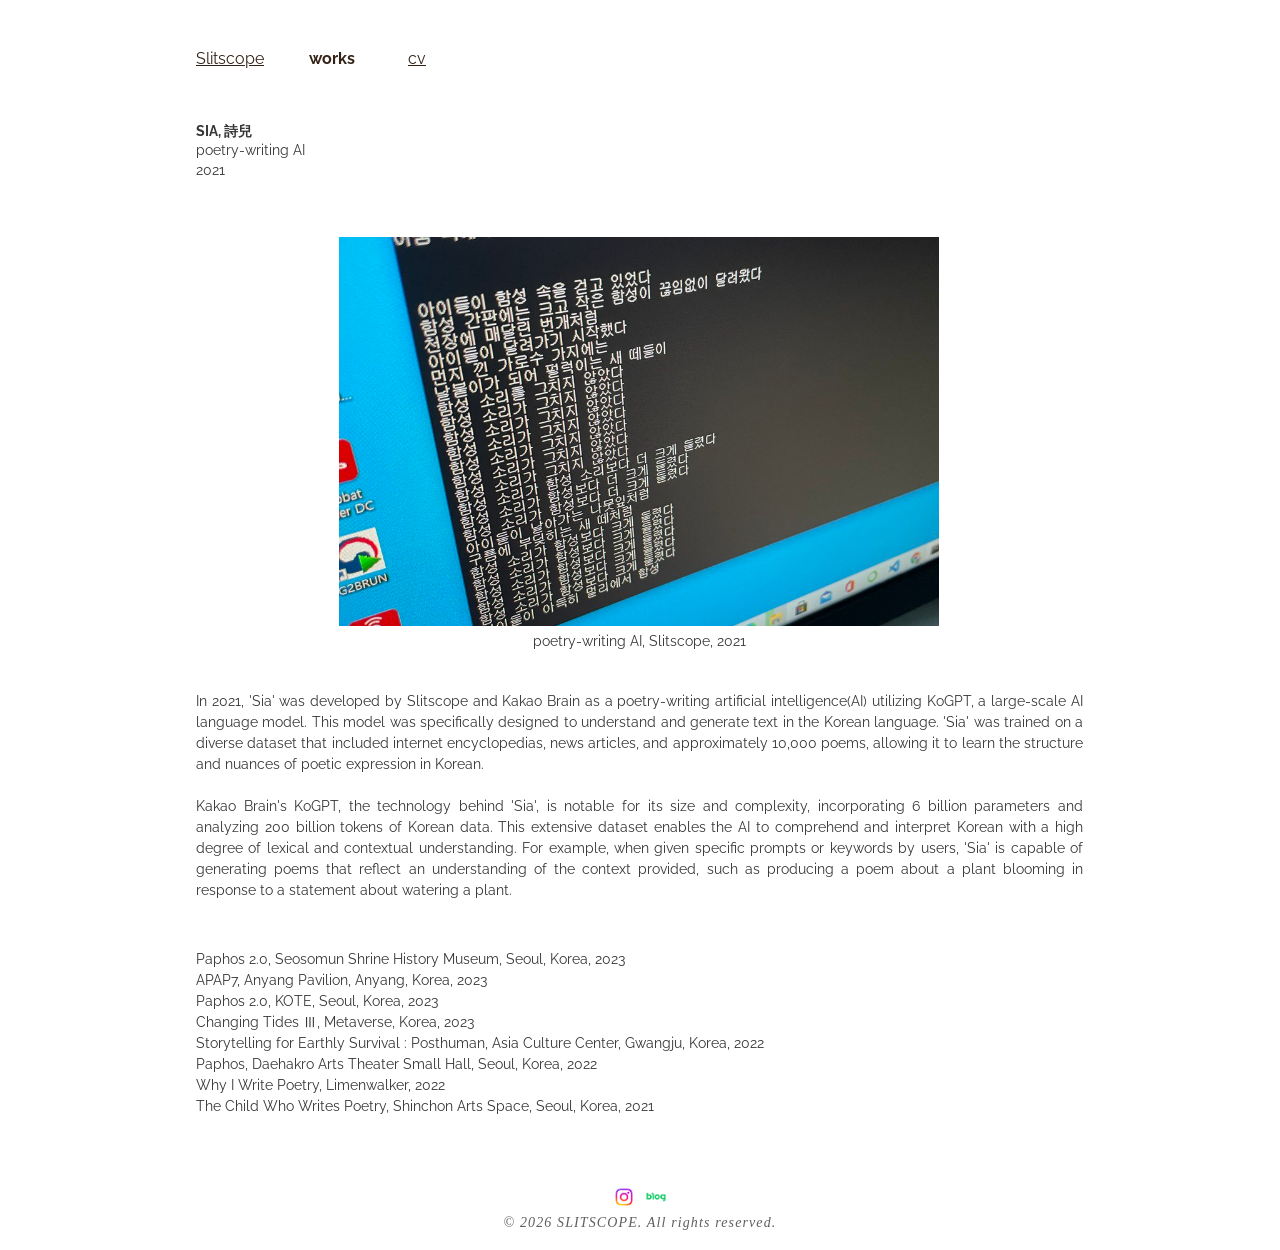
<file: sia/index.html>
<!DOCTYPE html>
<html lang="ko">
<head>
<meta charset="utf-8"/>
<meta name="viewport" content="width=device-width, initial-scale=1"/>
<title>SIA | slitscope</title>
<meta property="og:title" content="SIA | slitscope"/>
<meta property="og:type" content="website"/>
<meta property="og:url" content="https://www.slitscope.com/sia/"/>
<link rel="icon" type="image/png" href="/assets/images/favicon.png"/>
<link rel="preconnect" href="https://fonts.googleapis.com"/>
<link rel="preconnect" href="https://fonts.gstatic.com" crossorigin/>
<link href="https://fonts.googleapis.com/css2?family=Raleway:ital,wght@0,400;0,600;0,700;1,400&display=swap" rel="stylesheet"/>
<link rel="stylesheet" href="/assets/css/style.css"/>
</head>
<body>
<main class="page">
<div class="mesh" style="grid-template-rows:repeat(5, min-content) 1fr">
<div class="rt nav-row c-sia-1"><p style="font-size:16px; line-height:1.8em;"><a href="/"><span style="color:#342216;"><span style="text-decoration:underline;"><span style="letter-spacing:normal;"><span style="font-size:16px;">Slitscope</span></span></span></span></a></p></div>
<div class="rt nav-row c-sia-2"><p style="font-size:16px; line-height:1.8em;"><span style="font-weight:bold;"><a href="/works/"><span style="color:#342216;"><span style="letter-spacing:normal;"><span style="font-size:16px;">works</span></span></span></a></span></p></div>
<div class="rt nav-row c-sia-3"><p style="font-size:16px; line-height:1.8em;"><a href="/cv/"><span style="color:#342216;"><span style="text-decoration:underline;"><span style="letter-spacing:normal;"><span style="font-size:16px;">cv</span></span></span></span></a></p></div>
<div class="rt c-sia-4"><p style="font-size:14px;"><span style="font-weight:bold;"><span style="font-size:14px;">SIA, 詩兒</span></span></p>

<p style="font-size:14px;"><span style="font-size:14px;">poetry-writing AI</span></p>

<p style="font-size:14px;"><span style="font-size:14px;">2021</span></p></div>
<figure class="ph c-sia-5"><img src="/assets/images/6d5435_bd68ab9c9add415e8beeb1f6da18be26.jpg" alt="IMAGE 2023-04-24 11_18_44.jpg" loading="lazy"/></figure>
<div class="rt c-sia-6"><p style="font-size:14px; text-align:center;"><span style="font-size:14px;">poetry-writing AI, Slitscope, 2021</span></p></div>
<div class="rt c-sia-7"><p style="font-size:14px; text-align:justify; line-height:1.5em;"><span style="letter-spacing:0em;">In 2021, &#39;Sia&#39; was developed by Slitscope and Kakao Brain as a poetry-writing artificial intelligence(AI) utilizing KoGPT, a large-scale AI language model. This model was specifically designed to understand and generate text in the Korean language. &#39;Sia&#39; was trained on a diverse dataset that included internet encyclopedias, news articles, and approximately 10,000 poems, allowing it to learn the structure and nuances of poetic expression in Korean.</span></p>

<p style="font-size:14px; text-align:justify; line-height:1.5em;"><span style="font-size:14px;"><span>​</span></span></p>

<p style="font-size:14px; text-align:justify; line-height:1.5em;"><span style="font-size:14px;">Kakao Brain&#39;s KoGPT, the technology behind &#39;Sia&#39;, is notable for its size and complexity, incorporating 6 billion parameters and analyzing 200 billion tokens of Korean data. This extensive dataset enables the AI to comprehend and interpret Korean with a high degree of lexical and contextual understanding. For example, when given specific prompts or keywords by users, &#39;Sia&#39; is capable of generating poems that reflect an understanding of the context provided, such as producing a poem about a plant blooming in response to a statement about watering a plant.</span></p></div>
<div class="rt c-sia-8"><p style="font-size:14px; text-align:justify; line-height:1.5em;"><span style="font-size:14px;">Paphos 2.0, Seosomun Shrine History Museum, Seoul, Korea, 2023</span></p>

<p style="font-size:14px; text-align:justify; line-height:1.5em;"><span style="font-size:14px;">APAP7, Anyang Pavilion, Anyang, Korea, 2023</span></p>

<p style="font-size:14px; text-align:justify; line-height:1.5em;"><span style="font-size:14px;">Paphos 2.0, KOTE, Seoul, Korea, 2023</span></p>

<p style="font-size:14px; text-align:justify; line-height:1.5em;"><span style="font-size:14px;">Changing Tides Ⅲ, Metaverse, Korea, 2023</span></p>

<p style="font-size:14px; text-align:justify; line-height:1.5em;"><span style="font-size:14px;">Storytelling for Earthly Survival : Posthuman, Asia Culture Center, Gwangju, Korea, 2022</span></p>

<p style="font-size:14px; text-align:justify; line-height:1.5em;"><span style="font-size:14px;">Paphos, Daehakro Arts Theater Small Hall, Seoul, Korea, 2022</span></p>

<p style="font-size:14px; text-align:justify; line-height:1.5em;"><span style="font-size:14px;">Why I Write Poetry, Limenwalker, 2022</span></p>

<p style="font-size:14px; text-align:justify; line-height:1.5em;"><span style="font-size:14px;">The Child Who Writes Poetry, Shinchon Arts Space, Seoul, Korea, 2021</span></p></div>
</div>
</main>
<footer class="site-footer">
  <div class="social">
    <a href="https://www.instagram.com/slitscope" target="_blank" rel="noopener" aria-label="Instagram"><img src="/assets/images/11062b_55e4be1e75564866b6c28290f9a9d271.png" alt="Instagram" width="22" height="22"/></a>
    <a href="https://m.blog.naver.com/slitscope" target="_blank" rel="noopener" aria-label="Naver Blog"><img src="/assets/images/6d5435_58dfb20e326d48df84e0c352705614c5.png" alt="Naver Blog" width="22" height="22"/></a>
  </div>
  <p class="copyright">© 2026 SLITSCOPE. All rights reserved.</p>
</footer>
</body>
</html>
</file>
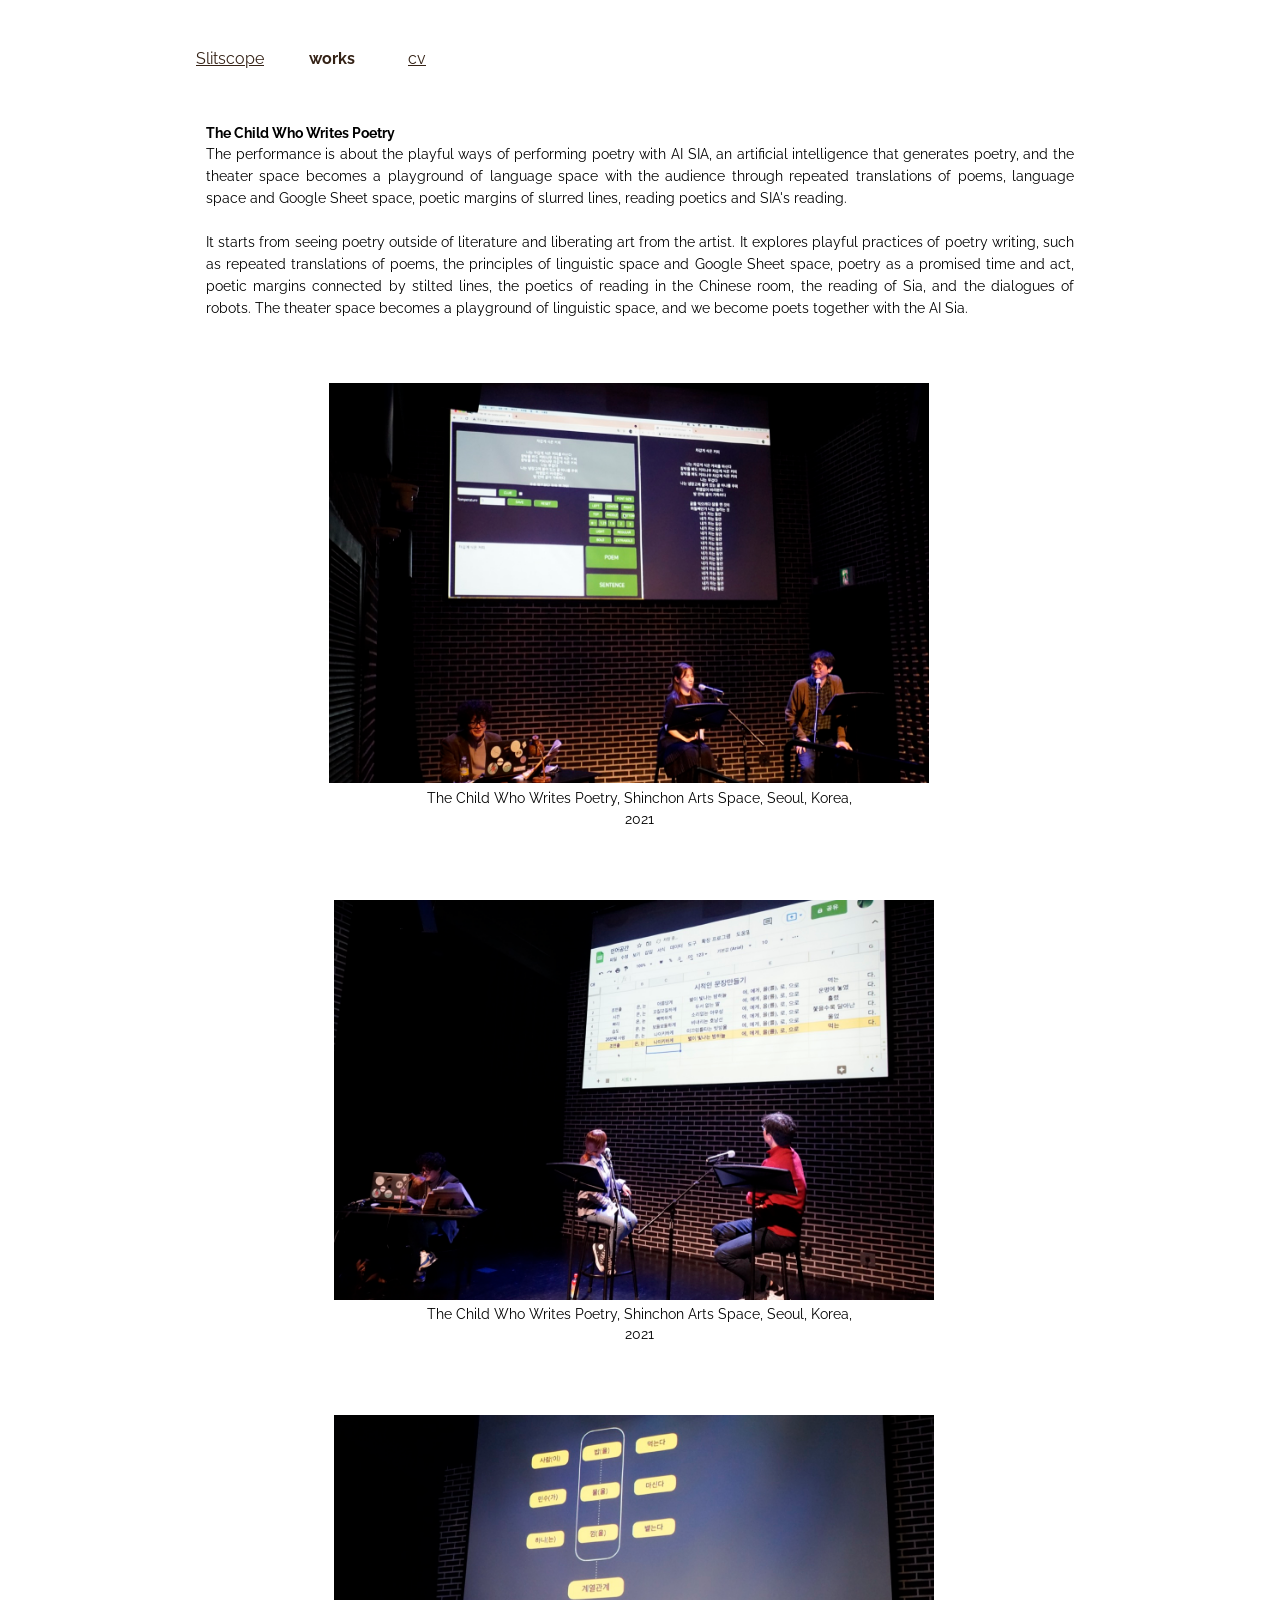
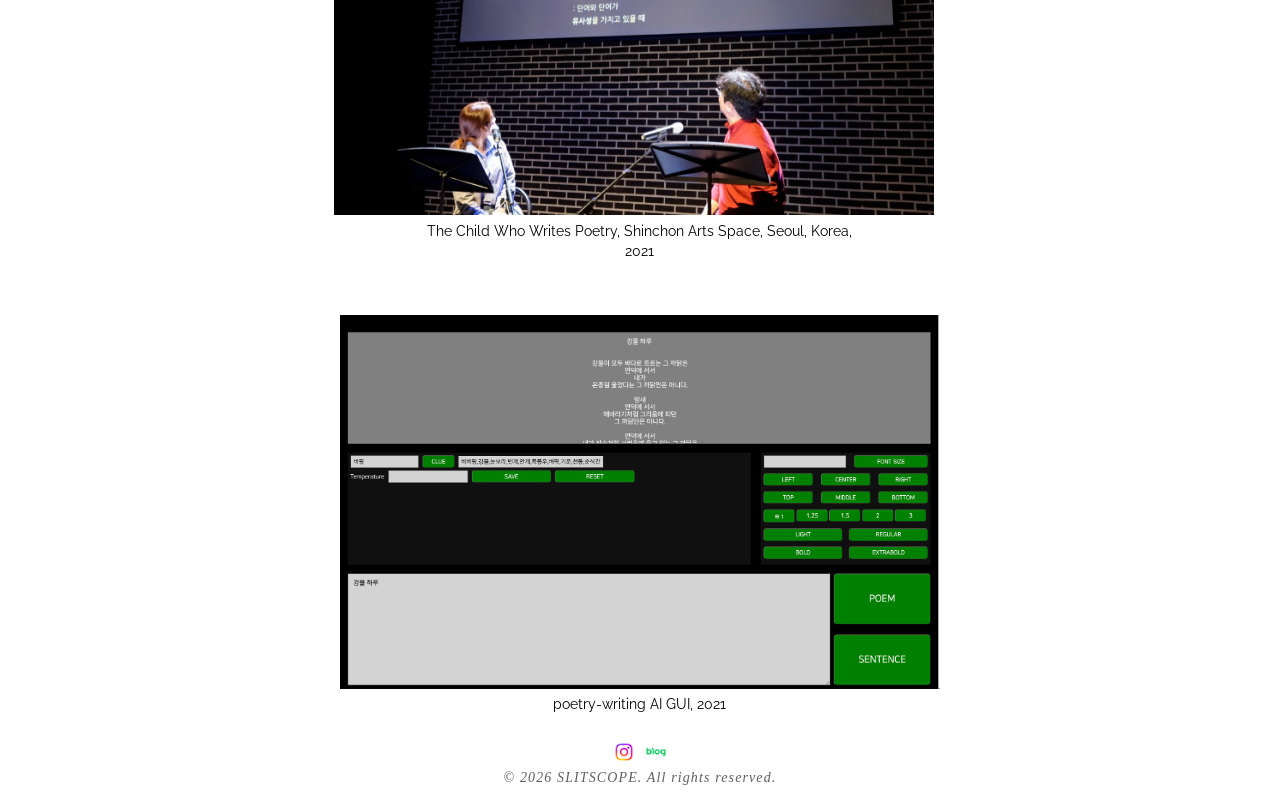
<file: thechildwhowritespoetry/index.html>
<!DOCTYPE html>
<html lang="ko">
<head>
<meta charset="utf-8"/>
<meta name="viewport" content="width=device-width, initial-scale=1"/>
<title>The child who writes poetry | slitscope</title>
<meta property="og:title" content="The child who writes poetry | slitscope"/>
<meta property="og:type" content="website"/>
<meta property="og:url" content="https://www.slitscope.com/thechildwhowritespoetry/"/>
<link rel="icon" type="image/png" href="/assets/images/favicon.png"/>
<link rel="preconnect" href="https://fonts.googleapis.com"/>
<link rel="preconnect" href="https://fonts.gstatic.com" crossorigin/>
<link href="https://fonts.googleapis.com/css2?family=Raleway:ital,wght@0,400;0,600;0,700;1,400&display=swap" rel="stylesheet"/>
<link rel="stylesheet" href="/assets/css/style.css"/>
</head>
<body>
<main class="page">
<div class="mesh" style="grid-template-rows:repeat(10, min-content) 1fr">
<div class="rt nav-row c-thechildwhowritespoetry-1"><p style="font-size:16px; line-height:1.8em;"><a href="/"><span style="color:#342216;"><span style="text-decoration:underline;"><span style="letter-spacing:normal;"><span style="font-size:16px;">Slitscope</span></span></span></span></a></p></div>
<div class="rt nav-row c-thechildwhowritespoetry-2"><p style="font-size:16px; line-height:1.8em;"><span style="font-weight:bold;"><a href="/works/"><span style="color:#342216;"><span style="letter-spacing:normal;"><span style="font-size:16px;">works</span></span></span></a></span></p></div>
<div class="rt nav-row c-thechildwhowritespoetry-3"><p style="font-size:16px; line-height:1.8em;"><a href="/cv/"><span style="color:#342216;"><span style="text-decoration:underline;"><span style="letter-spacing:normal;"><span style="font-size:16px;">cv</span></span></span></span></a></p></div>
<div class="rt c-thechildwhowritespoetry-4"><p style="font-size:14px; line-height:1.4em;"><span style="font-size:15px;"><span style="font-family:&quot;courier new&quot;;"><span style="font-weight:normal;"><span style="font-style:normal;"><span style="font-variant:normal;"><span style="color:rgb(0, 0, 0);"><span style="letter-spacing:0em;"><span style="font-weight:bold;"><span style="font-size:14px;"><span style="font-family:raleway,sans-serif;">The Child Who Writes Poetry</span></span></span></span></span></span></span></span></span></span></p></div>
<div class="rt c-thechildwhowritespoetry-5"><p style="font-size:14px; line-height:1.5em; text-align:justify;"><span style="font-size:15px;"><span style="font-family:&quot;courier new&quot;;"><span style="font-weight:normal;"><span style="font-style:normal;"><span style="font-variant:normal;"><span style="color:rgb(0, 0, 0);"><span style="letter-spacing:0em;"><span style="font-size:14px;"><span style="font-family:raleway,sans-serif;">The performance is about the playful ways of performing poetry with AI SIA, an artificial intelligence that generates poetry, and the theater space becomes a playground of language space with the audience through repeated translations of poems, language space and Google Sheet space, poetic margins of slurred lines, reading poetics and SIA's reading.</span></span></span></span></span></span></span></span></span></p>

<p style="font-size:14px; line-height:1.5em; text-align:justify;"><span style="font-size:15px;"><span style="font-family:&quot;courier new&quot;;"><span style="font-weight:normal;"><span style="font-style:normal;"><span style="font-variant:normal;"><span style="color:rgb(0, 0, 0);"><span style="letter-spacing:0em;"><span style="font-size:14px;"><span style="font-family:raleway,sans-serif;"><span>​</span></span></span></span></span></span></span></span></span></span></p>

<p style="font-size:14px; line-height:1.5em; text-align:justify;"><span style="font-size:15px;"><span style="font-family:&quot;courier new&quot;;"><span style="font-weight:normal;"><span style="font-style:normal;"><span style="font-variant:normal;"><span style="color:rgb(0, 0, 0);"><span style="letter-spacing:0em;"><span style="font-size:14px;"><span style="font-family:raleway,sans-serif;">It starts from seeing poetry outside of literature and liberating art from the artist. It explores playful practices of poetry writing, such as repeated translations of poems, the principles of linguistic space and Google Sheet space, poetry as a promised time and act, poetic margins connected by stilted lines, the poetics of reading in the Chinese room, the reading of Sia, and the dialogues of robots. The theater space becomes a playground of linguistic space, and we become poets together with the AI Sia.</span></span></span></span></span></span></span></span></span></p></div>
<figure class="ph c-thechildwhowritespoetry-6"><img src="/assets/images/6d5435_a1b25f07b0f3425aa70a9fb65c5cc2b3.jpg" alt="시아_01.JPG" loading="lazy"/></figure>
<div class="rt c-thechildwhowritespoetry-7"><p style="font-size:14px; text-align:center; line-height:1.4em;"><span style="font-size:15px;"><span style="font-family:&quot;courier new&quot;;"><span style="font-weight:normal;"><span style="font-style:normal;"><span style="font-variant:normal;"><span style="color:rgb(0, 0, 0);"><span style="letter-spacing:0em;"><span style="font-size:14px;"><span style="font-family:raleway,sans-serif;">The Child Who Writes Poetry, Shinchon Arts Space, Seoul, Korea, 2021</span></span></span></span></span></span></span></span></span></p></div>
<figure class="ph c-thechildwhowritespoetry-8"><img src="/assets/images/6d5435_4696bc10032e497499838a4731409a21.jpg" alt="시아_04.JPG" loading="lazy"/></figure>
<div class="rt c-thechildwhowritespoetry-9"><p style="font-size:14px; text-align:center; line-height:1.4em;"><span style="font-size:15px;"><span style="font-family:&quot;courier new&quot;;"><span style="font-weight:normal;"><span style="font-style:normal;"><span style="font-variant:normal;"><span style="color:rgb(0, 0, 0);"><span style="letter-spacing:0em;"><span style="font-size:14px;"><span style="font-family:raleway,sans-serif;">The Child Who Writes Poetry, Shinchon Arts Space, Seoul, Korea, 2021</span></span></span></span></span></span></span></span></span></p></div>
<figure class="ph c-thechildwhowritespoetry-10"><img src="/assets/images/6d5435_18539bc602024bf3a9e7d0320fc18e68.jpg" alt="_DSC4169.JPG" loading="lazy"/></figure>
<div class="rt c-thechildwhowritespoetry-11"><p style="font-size:14px; text-align:center; line-height:1.4em;"><span style="font-size:15px;"><span style="font-family:&quot;courier new&quot;;"><span style="font-weight:normal;"><span style="font-style:normal;"><span style="font-variant:normal;"><span style="color:rgb(0, 0, 0);"><span style="letter-spacing:0em;"><span style="font-size:14px;"><span style="font-family:raleway,sans-serif;">The Child Who Writes Poetry, Shinchon Arts Space, Seoul, Korea, 2021</span></span></span></span></span></span></span></span></span></p></div>
<figure class="ph c-thechildwhowritespoetry-12"><img src="/assets/images/6d5435_e5773bb495574554a1d3960738b3ac32.png" alt="시아_02.png" loading="lazy"/></figure>
<div class="rt c-thechildwhowritespoetry-13"><p style="font-size:14px; text-align:center; line-height:1.4em;"><span style="font-size:15px;"><span style="font-family:&quot;courier new&quot;;"><span style="font-weight:normal;"><span style="font-style:normal;"><span style="font-variant:normal;"><span style="color:rgb(0, 0, 0);"><span style="letter-spacing:0em;"><span style="font-size:14px;"><span style="font-family:raleway,sans-serif;">poetry-writing AI GUI, 2021</span></span></span></span></span></span></span></span></span></p></div>
</div>
</main>
<footer class="site-footer">
  <div class="social">
    <a href="https://www.instagram.com/slitscope" target="_blank" rel="noopener" aria-label="Instagram"><img src="/assets/images/11062b_55e4be1e75564866b6c28290f9a9d271.png" alt="Instagram" width="22" height="22"/></a>
    <a href="https://m.blog.naver.com/slitscope" target="_blank" rel="noopener" aria-label="Naver Blog"><img src="/assets/images/6d5435_58dfb20e326d48df84e0c352705614c5.png" alt="Naver Blog" width="22" height="22"/></a>
  </div>
  <p class="copyright">© 2026 SLITSCOPE. All rights reserved.</p>
</footer>
</body>
</html>
</file>
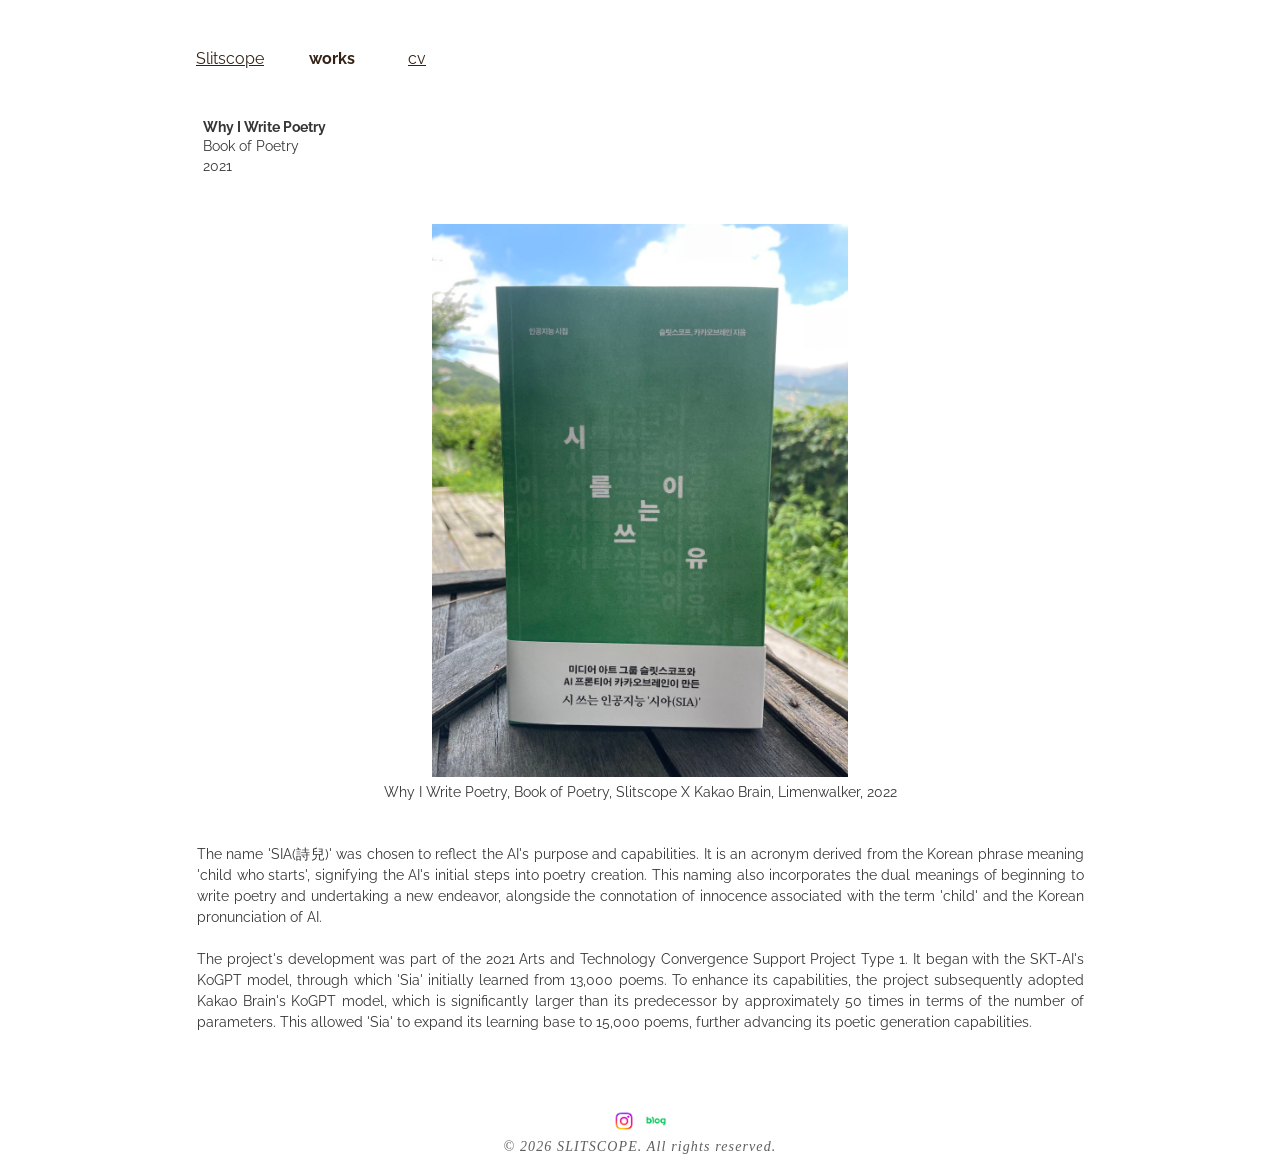
<file: whyiwritepoetry/index.html>
<!DOCTYPE html>
<html lang="ko">
<head>
<meta charset="utf-8"/>
<meta name="viewport" content="width=device-width, initial-scale=1"/>
<title>Why I write poetry | slitscope</title>
<meta property="og:title" content="Why I write poetry | slitscope"/>
<meta property="og:type" content="website"/>
<meta property="og:url" content="https://www.slitscope.com/whyiwritepoetry/"/>
<link rel="icon" type="image/png" href="/assets/images/favicon.png"/>
<link rel="preconnect" href="https://fonts.googleapis.com"/>
<link rel="preconnect" href="https://fonts.gstatic.com" crossorigin/>
<link href="https://fonts.googleapis.com/css2?family=Raleway:ital,wght@0,400;0,600;0,700;1,400&display=swap" rel="stylesheet"/>
<link rel="stylesheet" href="/assets/css/style.css"/>
</head>
<body>
<main class="page">
<div class="mesh" style="grid-template-rows:repeat(4, min-content) 1fr">
<div class="rt nav-row c-whyiwritepoetry-1"><p style="font-size:16px; line-height:1.8em;"><a href="/"><span style="color:#342216;"><span style="text-decoration:underline;"><span style="letter-spacing:normal;"><span style="font-size:16px;">Slitscope</span></span></span></span></a></p></div>
<div class="rt nav-row c-whyiwritepoetry-2"><p style="font-size:16px; line-height:1.8em;"><span style="font-weight:bold;"><a href="/works/"><span style="color:#342216;"><span style="letter-spacing:normal;"><span style="font-size:16px;">works</span></span></span></a></span></p></div>
<div class="rt nav-row c-whyiwritepoetry-3"><p style="font-size:16px; line-height:1.8em;"><a href="/cv/"><span style="color:#342216;"><span style="text-decoration:underline;"><span style="letter-spacing:normal;"><span style="font-size:16px;">cv</span></span></span></span></a></p></div>
<div class="rt c-whyiwritepoetry-4"><p style="font-size:14px; line-height:1.4em;"><span style="font-weight:bold;"><span style="font-size:14px;">Why I Write Poetry</span></span></p>

<p style="font-size:14px; line-height:1.4em;"><span style="font-size:14px;">Book of Poetry</span></p>

<p style="font-size:14px; line-height:1.4em;"><span style="font-size:14px;">2021</span></p></div>
<figure class="ph c-whyiwritepoetry-5"><img src="/assets/images/6d5435_8de4cacb388e4abbaff0491a3587540e.jpg" alt="07 SIA.jpg" loading="lazy"/></figure>
<div class="rt c-whyiwritepoetry-6"><p style="font-size:14px; text-align:center;"><span style="font-size:14px;">Why I Write Poetry, Book of Poetry, Slitscope X Kakao Brain, Limenwalker, 2022</span></p></div>
<div class="rt c-whyiwritepoetry-7"><p style="font-size:14px; text-align:justify; line-height:1.5em;"><span style="font-size:14px;">The name &#39;SIA(詩兒)&#39; was chosen to reflect the AI&#39;s purpose and capabilities. It is an acronym derived from the Korean phrase meaning &#39;child who starts&#39;, signifying the AI&#39;s initial steps into poetry creation. This naming also incorporates the dual meanings of beginning to write poetry and undertaking a new endeavor, alongside the connotation of innocence associated with the term &#39;child&#39; and the Korean pronunciation of AI.</span></p>

<p style="font-size:14px; text-align:justify; line-height:1.5em;"><span style="font-size:14px;"><span>​</span></span></p>

<p style="font-size:14px; text-align:justify; line-height:1.5em;"><span style="font-size:14px;">The project&#39;s development was part of the 2021 Arts and Technology Convergence Support Project Type 1. It began with the SKT-AI&#39;s KoGPT model, through which &#39;Sia&#39; initially learned from 13,000 poems. To enhance its capabilities, the project subsequently adopted Kakao Brain&#39;s KoGPT model, which is significantly larger than its predecessor by approximately 50 times in terms of the number of parameters. This allowed &#39;Sia&#39; to expand its learning base to 15,000 poems, further advancing its poetic generation capabilities.</span></p></div>
</div>
</main>
<footer class="site-footer">
  <div class="social">
    <a href="https://www.instagram.com/slitscope" target="_blank" rel="noopener" aria-label="Instagram"><img src="/assets/images/11062b_55e4be1e75564866b6c28290f9a9d271.png" alt="Instagram" width="22" height="22"/></a>
    <a href="https://m.blog.naver.com/slitscope" target="_blank" rel="noopener" aria-label="Naver Blog"><img src="/assets/images/6d5435_58dfb20e326d48df84e0c352705614c5.png" alt="Naver Blog" width="22" height="22"/></a>
  </div>
  <p class="copyright">© 2026 SLITSCOPE. All rights reserved.</p>
</footer>
</body>
</html>
</file>
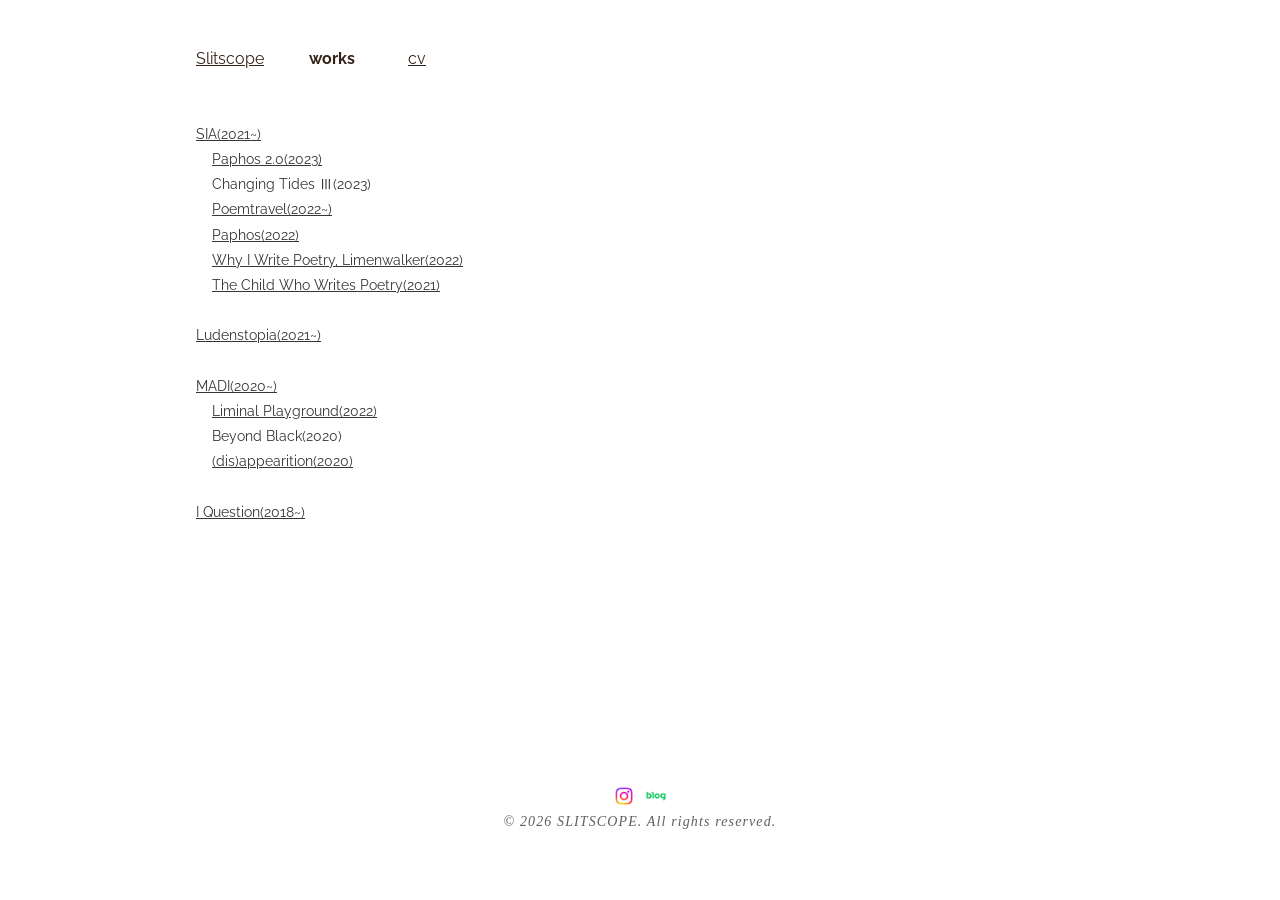
<file: works/index.html>
<!DOCTYPE html>
<html lang="ko">
<head>
<meta charset="utf-8"/>
<meta name="viewport" content="width=device-width, initial-scale=1"/>
<title>works | slitscope</title>
<meta property="og:title" content="works | slitscope"/>
<meta property="og:type" content="website"/>
<meta property="og:url" content="https://www.slitscope.com/works/"/>
<link rel="icon" type="image/png" href="/assets/images/favicon.png"/>
<link rel="preconnect" href="https://fonts.googleapis.com"/>
<link rel="preconnect" href="https://fonts.gstatic.com" crossorigin/>
<link href="https://fonts.googleapis.com/css2?family=Raleway:ital,wght@0,400;0,600;0,700;1,400&display=swap" rel="stylesheet"/>
<link rel="stylesheet" href="/assets/css/style.css"/>
</head>
<body>
<main class="page">
<div class="mesh" style="grid-template-rows:repeat(11, min-content) 1fr">
<div class="rt nav-row c-works-1"><p style="font-size:16px; line-height:1.8em;"><a href="/"><span style="color:#342216;"><span style="text-decoration:underline;"><span style="letter-spacing:normal;"><span style="font-size:16px;">Slitscope</span></span></span></span></a></p></div>
<div class="rt nav-row c-works-2"><p style="font-size:16px; line-height:1.8em;"><span style="font-weight:bold;"><span style="color:#342216;"><span style="letter-spacing:normal;"><span style="font-size:16px;">works</span></span></span></span></p></div>
<div class="rt nav-row c-works-3"><p style="font-size:16px; line-height:1.8em;"><a href="/cv/"><span style="color:#342216;"><span style="text-decoration:underline;"><span style="letter-spacing:normal;"><span style="font-size:16px;">cv</span></span></span></span></a></p></div>
<div class="rt c-works-4"><p style="font-size:14px; line-height:1.8em;"><span style="text-decoration:underline;"><a href="/sia/"><span style="font-size:14px;">SIA(2021~)</span></a></span></p>

<p style="font-size:14px; line-height:1.8em;"><span style="font-size:14px;">&nbsp; &nbsp; <span style="text-decoration:underline;"><a href="/paphos2/">Paphos 2.0(2023)</a></span></span></p>

<p style="font-size:14px; line-height:1.8em;"><span style="font-size:14px;">&nbsp; &nbsp; Changing Tides Ⅲ(2023)</span></p>

<p style="font-size:14px; line-height:1.8em;"><span style="font-size:14px;">&nbsp; &nbsp; <span style="text-decoration:underline;"><a href="/poemtravel/">Poemtravel(2022~)</a></span></span></p>

<p style="font-size:14px; line-height:1.8em;"><span style="font-size:14px;">&nbsp; &nbsp; <span style="text-decoration:underline;"><a href="/paphos1/">Paphos(2022)</a></span></span></p>

<p style="font-size:14px; line-height:1.8em;"><span style="font-size:14px;">&nbsp; &nbsp; <span style="text-decoration:underline;"><a href="/whyiwritepoetry/">Why I Write Poetry, Limenwalker(2022)</a></span></span></p>

<p style="font-size:14px; line-height:1.8em;"><span style="font-size:14px;">&nbsp; &nbsp; <span style="text-decoration:underline;"><a href="/thechildwhowritespoetry/">The Child Who Writes Poetry(2021)</a></span></span></p>

<p style="font-size:14px; line-height:1.8em;"><span style="font-size:14px;"><span>​</span></span></p>

<p style="font-size:14px; line-height:1.8em;"><span style="text-decoration:underline;"><a href="/ludenstopia/"><span style="font-size:14px;">Ludenstopia(2021~)</span></a></span></p>

<p style="font-size:14px; line-height:1.8em;"><span style="font-size:14px;"><span>​</span></span></p>

<p style="font-size:14px; line-height:1.8em;"><span style="font-size:14px;"><span style="text-decoration:underline;"><a href="/madi/">MADI(2020~)</a></span><br>
&nbsp; &nbsp; <span style="text-decoration:underline;"><a href="/liminalplayground/">Liminal Playground(2022)</a></span></span></p>

<p style="font-size:14px; line-height:1.8em;"><span style="font-size:14px;">&nbsp; &nbsp; Beyond Black(2020)</span></p>

<p style="font-size:14px; line-height:1.8em;"><span style="font-size:14px;">&nbsp; &nbsp; <span style="text-decoration:underline;"><a href="/disappearition/">(dis)appearition(2020)</a></span></span></p>

<p style="font-size:14px; line-height:1.8em;"><span style="font-size:14px;"><span>​</span></span></p>

<p style="font-size:14px; line-height:1.8em;"><span style="text-decoration:underline;"><a href="/iquestion/"><span style="font-size:14px;">I Question(2018~)</span></a></span></p></div>
</div>
</main>
<footer class="site-footer">
  <div class="social">
    <a href="https://www.instagram.com/slitscope" target="_blank" rel="noopener" aria-label="Instagram"><img src="/assets/images/11062b_55e4be1e75564866b6c28290f9a9d271.png" alt="Instagram" width="22" height="22"/></a>
    <a href="https://m.blog.naver.com/slitscope" target="_blank" rel="noopener" aria-label="Naver Blog"><img src="/assets/images/6d5435_58dfb20e326d48df84e0c352705614c5.png" alt="Naver Blog" width="22" height="22"/></a>
  </div>
  <p class="copyright">© 2026 SLITSCOPE. All rights reserved.</p>
</footer>
</body>
</html>
</file>
<file: assets/css/style.css>
/* SLITSCOPE — static rebuild of slitscope.com (migrated from Wix) */
*,*::before,*::after{box-sizing:border-box;margin:0;padding:0}
html{-webkit-text-size-adjust:100%}
body{background:#fff;color:#363636;font-family:'Raleway',sans-serif;font-size:14px;line-height:1.4em;overflow-x:hidden}
a{color:inherit;text-decoration:none}
img{display:block;max-width:100%}

/* mesh grid — mirrors Wix mesh layout */
.mesh{display:grid;grid-template-columns:100%;max-width:980px;margin:0 auto;min-height:calc(100vh - 130px)}
.wedge{width:0;justify-self:start}

.rt p{font-size:14px}
.rt p:empty::before,.rt p .empty::before{content:"\200b"}
.ph img,.ph a{display:block;width:100%;height:100%}
.ph img{object-fit:cover}
.vid iframe{display:block;width:100%;height:100%;border:0}
.linkbar{display:flex;gap:8px;align-items:center}
.linkbar img{width:32px;height:32px;object-fit:cover}

/* footer */
.site-footer{padding-top:15px}
.site-footer .social{display:flex;gap:10px;justify-content:center;margin-bottom:7px}
.site-footer .social img{width:22px;height:22px;object-fit:cover}
.site-footer .copyright{font-family:Didot,'Didot LT STD','Playfair Display',serif;font-style:italic;color:#605E5E;font-size:14px;line-height:normal;letter-spacing:0.08em;text-align:center;margin:0 auto 19px;max-width:911px}
.site-footer .copyright .u{text-decoration:underline}

/* mobile */
@media (max-width: 1020px){
  .mesh{display:block;max-width:100%;padding:0 20px;min-height:0}
  .wedge{display:none}
  .mesh > .rt,.mesh > .ph,.mesh > .vid,.mesh > .linkbar{margin-left:0 !important;margin-right:0 !important;width:100% !important}
  .mesh > .ph{height:auto !important}
  .mesh > .ph img{height:auto;object-fit:contain}
  .mesh > .vid{height:auto !important;aspect-ratio:16/9}
  .rt p[style*="text-align:justify"]{text-align:left !important}
  /* nav row (first three comps are brand/works/cv) */
  .mesh > .nav-row{position:static !important;display:inline-block;width:auto !important;margin-top:24px !important;margin-bottom:24px !important}
  .mesh > .nav-row + .nav-row{margin-left:40px !important}
}

/* per-component layout (from original Wix mesh) */
.c-home-1{grid-area:1/1/2/2;justify-self:start;align-self:start;margin:45px 0 48px 46px;width:76px;position:relative}
.c-home-2{grid-area:1/1/2/2;justify-self:start;align-self:start;margin:45px 0 48px 159px;width:48px;position:relative}
.c-home-3{grid-area:1/1/2/2;justify-self:start;align-self:start;margin:45px 0 48px 258px;width:19px;position:relative}
.c-home-4{grid-area:2/1/3/2;justify-self:start;align-self:start;margin:0px 0 8px 77px;width:828px;height:466px;position:relative}
.c-home-5{grid-area:3/1/4/2;justify-self:start;align-self:start;margin:0px 0 10px 206px;width:567px;position:relative}
.c-home-6{grid-area:5/1/6/2;justify-self:start;align-self:start;margin:0px 0 6px 76px;width:828px;height:466px;position:relative}
.c-home-7{grid-area:6/1/7/2;justify-self:start;align-self:start;margin:0px 0 10px 320px;width:341px;position:relative}
.c-home-8{grid-area:8/1/9/2;justify-self:start;align-self:start;margin:0px 0 8px 76px;width:828px;height:549px;position:relative}
.c-home-9{grid-area:9/1/10/2;justify-self:start;align-self:start;margin:0px 0 10px 241px;width:498px;position:relative}
.c-home-10{grid-area:11/1/12/2;justify-self:start;align-self:start;margin:0px 0 9px 76px;width:828px;height:466px;position:relative}
.c-home-11{grid-area:12/1/13/2;justify-self:start;align-self:start;margin:0px 0 69px 314px;width:351px;position:relative}
.c-works-1{grid-area:1/1/2/2;justify-self:start;align-self:start;margin:45px 0 48px 46px;width:71px;position:relative}
.c-works-2{grid-area:1/1/2/2;justify-self:start;align-self:start;margin:45px 0 48px 159px;width:47px;position:relative}
.c-works-3{grid-area:1/1/2/2;justify-self:start;align-self:start;margin:45px 0 48px 258px;width:19px;position:relative}
.c-works-4{grid-area:2/1/3/2;justify-self:start;align-self:start;margin:0px 0 27px 46px;width:887px;position:relative}
.c-cv-1{grid-area:1/1/2/2;justify-self:start;align-self:start;margin:45px 0 42px 46px;width:70px;position:relative}
.c-cv-2{grid-area:1/1/2/2;justify-self:start;align-self:start;margin:45px 0 42px 159px;width:46px;position:relative}
.c-cv-3{grid-area:1/1/2/2;justify-self:start;align-self:start;margin:45px 0 42px 258px;width:18px;position:relative}
.c-cv-4{grid-area:2/1/3/2;justify-self:start;align-self:start;margin:0px 0 31px 46px;width:887px;position:relative}
.c-cv-5{grid-area:3/1/4/2;justify-self:start;align-self:start;margin:0px 0 44px 46px;width:887px;position:relative}
.c-cv-6{grid-area:4/1/5/2;justify-self:start;align-self:start;margin:0px 0 5px 46px;width:72px;position:relative}
.c-cv-7{grid-area:5/1/6/2;justify-self:start;align-self:start;margin:0px 0 61px 46px;width:304px;position:relative}
.c-madi-1{grid-area:1/1/2/2;justify-self:start;align-self:start;margin:45px 0 48px 46px;width:69px;position:relative}
.c-madi-2{grid-area:1/1/2/2;justify-self:start;align-self:start;margin:45px 0 48px 159px;width:48px;position:relative}
.c-madi-3{grid-area:1/1/2/2;justify-self:start;align-self:start;margin:45px 0 48px 258px;width:19px;position:relative}
.c-madi-4{grid-area:2/1/3/2;justify-self:start;align-self:start;margin:0px 0 20px 46px;width:887px;position:relative}
.c-madi-5{grid-area:3/1/4/2;justify-self:start;align-self:start;margin:0px 0 30px 46px;width:887px;position:relative}
.c-madi-6{grid-area:4/1/5/2;justify-self:start;align-self:start;margin:0px 0 3px 189px;width:600px;height:400px;position:relative}
.c-madi-7{grid-area:5/1/6/2;justify-self:start;align-self:start;margin:0px 0 31px 56px;width:868px;position:relative}
.c-madi-8{grid-area:6/1/7/2;justify-self:start;align-self:start;margin:0px 0 26px 62px;width:887px;position:relative}
.c-poemtravel-1{grid-area:1/1/2/2;justify-self:start;align-self:start;margin:45px 0 48px 46px;width:70px;position:relative}
.c-poemtravel-2{grid-area:1/1/2/2;justify-self:start;align-self:start;margin:45px 0 48px 159px;width:46px;position:relative}
.c-poemtravel-3{grid-area:1/1/2/2;justify-self:start;align-self:start;margin:45px 0 48px 258px;width:19px;position:relative}
.c-poemtravel-4{grid-area:2/1/3/2;justify-self:start;align-self:start;margin:0px 0 49px 46px;width:887px;position:relative}
.c-poemtravel-5{grid-area:3/1/4/2;justify-self:start;align-self:start;margin:0px 0 6px 190px;width:600px;height:338px;position:relative}
.c-poemtravel-6{grid-area:4/1/5/2;justify-self:start;align-self:start;margin:0px 0 32px 197px;width:586px;position:relative}
.c-poemtravel-7{grid-area:5/1/6/2;justify-self:start;align-self:start;margin:0px 0 57px 46px;width:887px;position:relative}
.c-poemtravel-8{grid-area:6/1/7/2;justify-self:start;align-self:start;margin:0px 0 7px 190px;width:600px;height:337px;position:relative}
.c-poemtravel-9{grid-area:7/1/8/2;justify-self:start;align-self:start;margin:0px 0 31px 197px;width:586px;position:relative}
.c-poemtravel-10{grid-area:8/1/9/2;justify-self:start;align-self:start;margin:0px 0 7px 190px;width:600px;height:338px;position:relative}
.c-poemtravel-11{grid-area:9/1/10/2;justify-self:start;align-self:start;margin:0px 0 41px 197px;width:586px;position:relative}
.c-poemtravel-12{grid-area:10/1/11/2;justify-self:start;align-self:start;margin:0px 0 8px 190px;width:600px;height:338px;position:relative}
.c-poemtravel-13{grid-area:11/1/12/2;justify-self:start;align-self:start;margin:0px 0 61px 197px;width:586px;position:relative}
.c-poemtravel-14{grid-area:12/1/13/2;justify-self:start;align-self:start;margin:0px 0 8px 190px;width:600px;height:385px;position:relative}
.c-poemtravel-15{grid-area:13/1/14/2;justify-self:start;align-self:start;margin:0px 0 47px 197px;width:586px;position:relative}
.c-sia-1{grid-area:1/1/2/2;justify-self:start;align-self:start;margin:45px 0 48px 46px;width:70px;position:relative}
.c-sia-2{grid-area:1/1/2/2;justify-self:start;align-self:start;margin:45px 0 48px 159px;width:46px;position:relative}
.c-sia-3{grid-area:1/1/2/2;justify-self:start;align-self:start;margin:45px 0 48px 258px;width:19px;position:relative}
.c-sia-4{grid-area:2/1/3/2;justify-self:start;align-self:start;margin:0px 0 56px 46px;width:887px;position:relative}
.c-sia-5{grid-area:3/1/4/2;justify-self:start;align-self:start;margin:0px 0 6px 189px;width:600px;height:389px;position:relative}
.c-sia-6{grid-area:4/1/5/2;justify-self:start;align-self:start;margin:0px 0 40px 196px;width:586px;position:relative}
.c-sia-7{grid-area:5/1/6/2;justify-self:start;align-self:start;margin:0px 0 48px 46px;width:887px;position:relative}
.c-sia-8{grid-area:6/1/7/2;justify-self:start;align-self:start;margin:0px 0 54px 46px;width:887px;position:relative}
.c-paphos2-1{grid-area:1/1/2/2;justify-self:start;align-self:start;margin:45px 0 44px 46px;width:71px;position:relative}
.c-paphos2-2{grid-area:1/1/2/2;justify-self:start;align-self:start;margin:45px 0 44px 159px;width:46px;position:relative}
.c-paphos2-3{grid-area:1/1/2/2;justify-self:start;align-self:start;margin:45px 0 44px 258px;width:18px;position:relative}
.c-paphos2-4{grid-area:2/1/3/2;justify-self:start;align-self:start;margin:0px 0 1px 56px;width:868px;position:relative}
.c-paphos2-5{grid-area:3/1/4/2;justify-self:start;align-self:start;margin:0px 0 38px 56px;width:868px;position:relative}
.c-paphos2-6{grid-area:4/1/5/2;justify-self:start;align-self:start;margin:0px 0 3px 180px;width:600px;height:400px;position:relative}
.c-paphos2-7{grid-area:5/1/6/2;justify-self:start;align-self:start;margin:0px 0 59px 56px;width:868px;position:relative}
.c-paphos2-8{grid-area:6/1/7/2;justify-self:start;align-self:start;margin:0px 0 3px 180px;width:600px;height:400px;position:relative}
.c-paphos2-9{grid-area:7/1/8/2;justify-self:start;align-self:start;margin:0px 0 62px 56px;width:868px;position:relative}
.c-paphos2-10{grid-area:8/1/9/2;justify-self:start;align-self:start;margin:0px 0 3px 180px;width:600px;height:400px;position:relative}
.c-paphos2-11{grid-area:9/1/10/2;justify-self:start;align-self:start;margin:0px 0 62px 56px;width:868px;position:relative}
.c-paphos2-12{grid-area:10/1/11/2;justify-self:start;align-self:start;margin:0px 0 36px 56px;width:868px;position:relative}
.c-paphos1-1{grid-area:1/1/2/2;justify-self:start;align-self:start;margin:45px 0 44px 46px;width:71px;position:relative}
.c-paphos1-2{grid-area:1/1/2/2;justify-self:start;align-self:start;margin:45px 0 44px 159px;width:46px;position:relative}
.c-paphos1-3{grid-area:1/1/2/2;justify-self:start;align-self:start;margin:45px 0 44px 258px;width:18px;position:relative}
.c-paphos1-4{grid-area:2/1/3/2;justify-self:start;align-self:start;margin:0px 0 0px 53px;width:868px;position:relative}
.c-paphos1-5{grid-area:3/1/4/2;justify-self:start;align-self:start;margin:0px 0 41px 53px;width:868px;position:relative}
.c-paphos1-6{grid-area:4/1/5/2;justify-self:start;align-self:start;margin:0px 0 5px 176px;width:600px;height:400px;position:relative}
.c-paphos1-7{grid-area:5/1/6/2;justify-self:start;align-self:start;margin:0px 0 70px 53px;width:868px;position:relative}
.c-paphos1-8{grid-area:6/1/7/2;justify-self:start;align-self:start;margin:0px 0 5px 181px;width:600px;height:400px;position:relative}
.c-paphos1-9{grid-area:7/1/8/2;justify-self:start;align-self:start;margin:0px 0 67px 58px;width:868px;position:relative}
.c-paphos1-10{grid-area:8/1/9/2;justify-self:start;align-self:start;margin:0px 0 5px 181px;width:600px;height:400px;position:relative}
.c-paphos1-11{grid-area:9/1/10/2;justify-self:start;align-self:start;margin:0px 0 63px 58px;width:868px;position:relative}
.c-whyiwritepoetry-1{grid-area:1/1/2/2;justify-self:start;align-self:start;margin:45px 0 44px 46px;width:71px;position:relative}
.c-whyiwritepoetry-2{grid-area:1/1/2/2;justify-self:start;align-self:start;margin:45px 0 44px 159px;width:46px;position:relative}
.c-whyiwritepoetry-3{grid-area:1/1/2/2;justify-self:start;align-self:start;margin:45px 0 44px 258px;width:18px;position:relative}
.c-whyiwritepoetry-4{grid-area:2/1/3/2;justify-self:start;align-self:start;margin:0px 0 47px 53px;width:868px;position:relative}
.c-whyiwritepoetry-5{grid-area:3/1/4/2;justify-self:start;align-self:start;margin:0px 0 6px 282px;width:416px;height:553px;position:relative}
.c-whyiwritepoetry-6{grid-area:4/1/5/2;justify-self:start;align-self:start;margin:0px 0 42px 230px;width:520px;position:relative}
.c-whyiwritepoetry-7{grid-area:5/1/6/2;justify-self:start;align-self:start;margin:0px 0 62px 47px;width:887px;position:relative}
.c-thechildwhowritespoetry-1{grid-area:1/1/2/2;justify-self:start;align-self:start;margin:45px 0 50px 46px;width:71px;position:relative}
.c-thechildwhowritespoetry-2{grid-area:1/1/2/2;justify-self:start;align-self:start;margin:45px 0 50px 159px;width:46px;position:relative}
.c-thechildwhowritespoetry-3{grid-area:1/1/2/2;justify-self:start;align-self:start;margin:45px 0 50px 258px;width:18px;position:relative}
.c-thechildwhowritespoetry-4{grid-area:2/1/3/2;justify-self:start;align-self:start;margin:0px 0 0px 56px;width:868px;position:relative}
.c-thechildwhowritespoetry-5{grid-area:3/1/4/2;justify-self:start;align-self:start;margin:0px 0 63px 56px;width:868px;position:relative}
.c-thechildwhowritespoetry-6{grid-area:4/1/5/2;justify-self:start;align-self:start;margin:0px 0 6px 179px;width:600px;height:400px;position:relative}
.c-thechildwhowritespoetry-7{grid-area:5/1/6/2;justify-self:start;align-self:start;margin:0px 0 69px 262px;width:455px;position:relative}
.c-thechildwhowritespoetry-8{grid-area:6/1/7/2;justify-self:start;align-self:start;margin:0px 0 5px 184px;width:600px;height:400px;position:relative}
.c-thechildwhowritespoetry-9{grid-area:7/1/8/2;justify-self:start;align-self:start;margin:0px 0 69px 262px;width:455px;position:relative}
.c-thechildwhowritespoetry-10{grid-area:8/1/9/2;justify-self:start;align-self:start;margin:0px 0 7px 184px;width:600px;height:400px;position:relative}
.c-thechildwhowritespoetry-11{grid-area:9/1/10/2;justify-self:start;align-self:start;margin:0px 0 52px 262px;width:455px;position:relative}
.c-thechildwhowritespoetry-12{grid-area:10/1/11/2;justify-self:start;align-self:start;margin:0px 0 6px 190px;width:600px;height:374px;position:relative}
.c-thechildwhowritespoetry-13{grid-area:11/1/12/2;justify-self:start;align-self:start;margin:0px 0 10px 399px;width:181px;position:relative}
.c-ludenstopia-1{grid-area:1/1/2/2;justify-self:start;align-self:start;margin:45px 0 48px 46px;width:71px;position:relative}
.c-ludenstopia-2{grid-area:1/1/2/2;justify-self:start;align-self:start;margin:45px 0 48px 159px;width:46px;position:relative}
.c-ludenstopia-3{grid-area:1/1/2/2;justify-self:start;align-self:start;margin:45px 0 48px 258px;width:19px;position:relative}
.c-ludenstopia-4{grid-area:2/1/3/2;justify-self:start;align-self:start;margin:0px 0 54px 46px;width:887px;position:relative}
.c-ludenstopia-5{grid-area:3/1/4/2;justify-self:start;align-self:start;margin:0px 0 6px 189px;width:600px;height:338px;position:relative}
.c-ludenstopia-6{grid-area:4/1/5/2;justify-self:start;align-self:start;margin:0px 0 53px 55px;width:868px;position:relative}
.c-ludenstopia-7{grid-area:5/1/6/2;justify-self:start;align-self:start;margin:0px 0 6px 190px;width:600px;height:338px;position:relative}
.c-ludenstopia-8{grid-area:6/1/7/2;justify-self:start;align-self:start;margin:0px 0 57px 56px;width:868px;position:relative}
.c-ludenstopia-9{grid-area:7/1/8/2;justify-self:start;align-self:start;margin:0px 0 6px 190px;width:600px;height:338px;position:relative}
.c-ludenstopia-10{grid-area:8/1/9/2;justify-self:start;align-self:start;margin:0px 0 54px 56px;width:868px;position:relative}
.c-ludenstopia-11{grid-area:9/1/10/2;justify-self:start;align-self:start;margin:0px 0 6px 190px;width:600px;height:338px;position:relative}
.c-ludenstopia-12{grid-area:10/1/11/2;justify-self:start;align-self:start;margin:0px 0 43px 56px;width:868px;position:relative}
.c-ludenstopia-13{grid-area:11/1/12/2;justify-self:start;align-self:start;margin:0px 0 67px 46px;width:887px;position:relative}
.c-ludenstopia-14{grid-area:12/1/13/2;justify-self:start;align-self:start;margin:0px 0 52px 186px;width:607px;height:366px;position:relative}
.c-liminalplayground-1{grid-area:1/1/2/2;justify-self:start;align-self:start;margin:45px 0 50px 46px;width:71px;position:relative}
.c-liminalplayground-2{grid-area:1/1/2/2;justify-self:start;align-self:start;margin:45px 0 50px 159px;width:46px;position:relative}
.c-liminalplayground-3{grid-area:1/1/2/2;justify-self:start;align-self:start;margin:45px 0 50px 258px;width:18px;position:relative}
.c-liminalplayground-4{grid-area:2/1/3/2;justify-self:start;align-self:start;margin:0px 0 0px 56px;width:868px;position:relative}
.c-liminalplayground-5{grid-area:3/1/4/2;justify-self:start;align-self:start;margin:0px 0 45px 56px;width:868px;position:relative}
.c-liminalplayground-6{grid-area:4/1/5/2;justify-self:start;align-self:start;margin:0px 0 5px 190px;width:600px;height:400px;position:relative}
.c-liminalplayground-7{grid-area:5/1/6/2;justify-self:start;align-self:start;margin:0px 0 70px 67px;width:868px;position:relative}
.c-liminalplayground-8{grid-area:6/1/7/2;justify-self:start;align-self:start;margin:0px 0 54px 56px;width:868px;position:relative}
.c-liminalplayground-9{grid-area:7/1/8/2;justify-self:start;align-self:start;margin:0px 0 6px 190px;width:600px;height:400px;position:relative}
.c-liminalplayground-10{grid-area:8/1/9/2;justify-self:start;align-self:start;margin:0px 0 10px 341px;width:319px;position:relative}
.c-liminalplayground-11{grid-area:10/1/11/2;justify-self:start;align-self:start;margin:0px 0 5px 190px;width:600px;height:400px;position:relative}
.c-liminalplayground-12{grid-area:11/1/12/2;justify-self:start;align-self:start;margin:0px 0 10px 306px;width:368px;position:relative}
.c-liminalplayground-13{grid-area:13/1/14/2;justify-self:start;align-self:start;margin:0px 0 5px 190px;width:600px;height:400px;position:relative}
.c-liminalplayground-14{grid-area:14/1/15/2;justify-self:start;align-self:start;margin:0px 0 10px 326px;width:350px;position:relative}
.c-liminalplayground-15{grid-area:16/1/17/2;justify-self:start;align-self:start;margin:0px 0 7px 190px;width:600px;height:334px;position:relative}
.c-liminalplayground-16{grid-area:17/1/18/2;justify-self:start;align-self:start;margin:0px 0 10px 276px;width:450px;position:relative}
.c-disappearition-1{grid-area:1/1/2/2;justify-self:start;align-self:start;margin:45px 0 50px 46px;width:71px;position:relative}
.c-disappearition-2{grid-area:1/1/2/2;justify-self:start;align-self:start;margin:45px 0 50px 159px;width:46px;position:relative}
.c-disappearition-3{grid-area:1/1/2/2;justify-self:start;align-self:start;margin:45px 0 50px 258px;width:18px;position:relative}
.c-disappearition-4{grid-area:2/1/3/2;justify-self:start;align-self:start;margin:0px 0 48px 56px;width:868px;position:relative}
.c-disappearition-5{grid-area:3/1/4/2;justify-self:start;align-self:start;margin:0px 0 8px 320px;width:339px;height:479px;position:relative}
.c-disappearition-6{grid-area:4/1/5/2;justify-self:start;align-self:start;margin:0px 0 24px 282px;width:415px;position:relative}
.c-disappearition-7{grid-area:5/1/6/2;justify-self:start;align-self:start;margin:0px 0 57px 56px;width:868px;position:relative}
.c-disappearition-8{grid-area:6/1/7/2;justify-self:start;align-self:start;margin:0px 0 33px 56px;width:868px;position:relative}
.c-disappearition-9{grid-area:7/1/8/2;justify-self:start;align-self:start;margin:0px 0 7px 190px;width:600px;height:337px;position:relative}
.c-disappearition-10{grid-area:8/1/9/2;justify-self:start;align-self:start;margin:0px 0 62px 242px;width:495px;position:relative}
.c-disappearition-11{grid-area:9/1/10/2;justify-self:start;align-self:start;margin:0px 0 6px 190px;width:600px;height:338px;position:relative}
.c-disappearition-12{grid-area:10/1/11/2;justify-self:start;align-self:start;margin:0px 0 64px 242px;width:495px;position:relative}
.c-disappearition-13{grid-area:11/1/12/2;justify-self:start;align-self:start;margin:0px 0 9px 190px;width:600px;height:521px;position:relative}
.c-disappearition-14{grid-area:12/1/13/2;justify-self:start;align-self:start;margin:0px 0 10px 242px;width:495px;position:relative}
.c-disappearition-15{grid-area:14/1/15/2;justify-self:start;align-self:start;margin:0px 0 10px 56px;width:868px;position:relative}
.c-disappearition-16{grid-area:16/1/17/2;justify-self:start;align-self:start;margin:0px 0 8px 190px;width:600px;height:416px;position:relative}
.c-disappearition-17{grid-area:17/1/18/2;justify-self:start;align-self:start;margin:0px 0 18px 224px;width:531px;position:relative}
.c-disappearition-18{grid-area:18/1/19/2;justify-self:start;align-self:start;margin:0px 0 66px 56px;width:868px;position:relative}
.c-disappearition-19{grid-area:19/1/20/2;justify-self:start;align-self:start;margin:0px 0 6px 190px;width:600px;height:362px;position:relative}
.c-disappearition-20{grid-area:20/1/21/2;justify-self:start;align-self:start;margin:0px 0 19px 236px;width:507px;position:relative}
.c-disappearition-21{grid-area:21/1/22/2;justify-self:start;align-self:start;margin:0px 0 10px 56px;width:868px;position:relative}
.c-disappearition-22{grid-area:23/1/24/2;justify-self:start;align-self:start;margin:0px 0 10px 56px;width:868px;position:relative}
.c-disappearition-23{grid-area:25/1/26/2;justify-self:start;align-self:start;margin:0px 0 7px 190px;width:600px;height:450px;position:relative}
.c-disappearition-24{grid-area:26/1/27/2;justify-self:start;align-self:start;margin:0px 0 19px 242px;width:495px;position:relative}
.c-disappearition-25{grid-area:27/1/28/2;justify-self:start;align-self:start;margin:0px 0 64px 56px;width:868px;position:relative}
.c-disappearition-26{grid-area:28/1/29/2;justify-self:start;align-self:start;margin:0px 0 10px 190px;width:600px;height:337px;position:relative}
.c-disappearition-27{grid-area:29/1/30/2;justify-self:start;align-self:start;margin:0px 0 23px 244px;width:491px;position:relative}
.c-disappearition-28{grid-area:30/1/31/2;justify-self:start;align-self:start;margin:0px 0 10px 56px;width:868px;position:relative}
.c-iquestion-1{grid-area:1/1/2/2;justify-self:start;align-self:start;margin:45px 0 48px 46px;width:70px;position:relative}
.c-iquestion-2{grid-area:1/1/2/2;justify-self:start;align-self:start;margin:45px 0 48px 159px;width:47px;position:relative}
.c-iquestion-3{grid-area:1/1/2/2;justify-self:start;align-self:start;margin:45px 0 48px 258px;width:19px;position:relative}
.c-iquestion-4{grid-area:2/1/3/2;justify-self:start;align-self:start;margin:0px 0 34px 46px;width:887px;position:relative}
.c-iquestion-5{grid-area:3/1/4/2;justify-self:start;align-self:start;margin:0px 0 6px 190px;width:600px;height:400px;position:relative}
.c-iquestion-6{grid-area:4/1/5/2;justify-self:start;align-self:start;margin:0px 0 44px 309px;width:361px;position:relative}
.c-iquestion-7{grid-area:5/1/6/2;justify-self:start;align-self:start;margin:0px 0 8px 190px;width:600px;height:338px;position:relative}
.c-iquestion-8{grid-area:6/1/7/2;justify-self:start;align-self:start;margin:0px 0 40px 315px;width:349px;position:relative}
</file>
